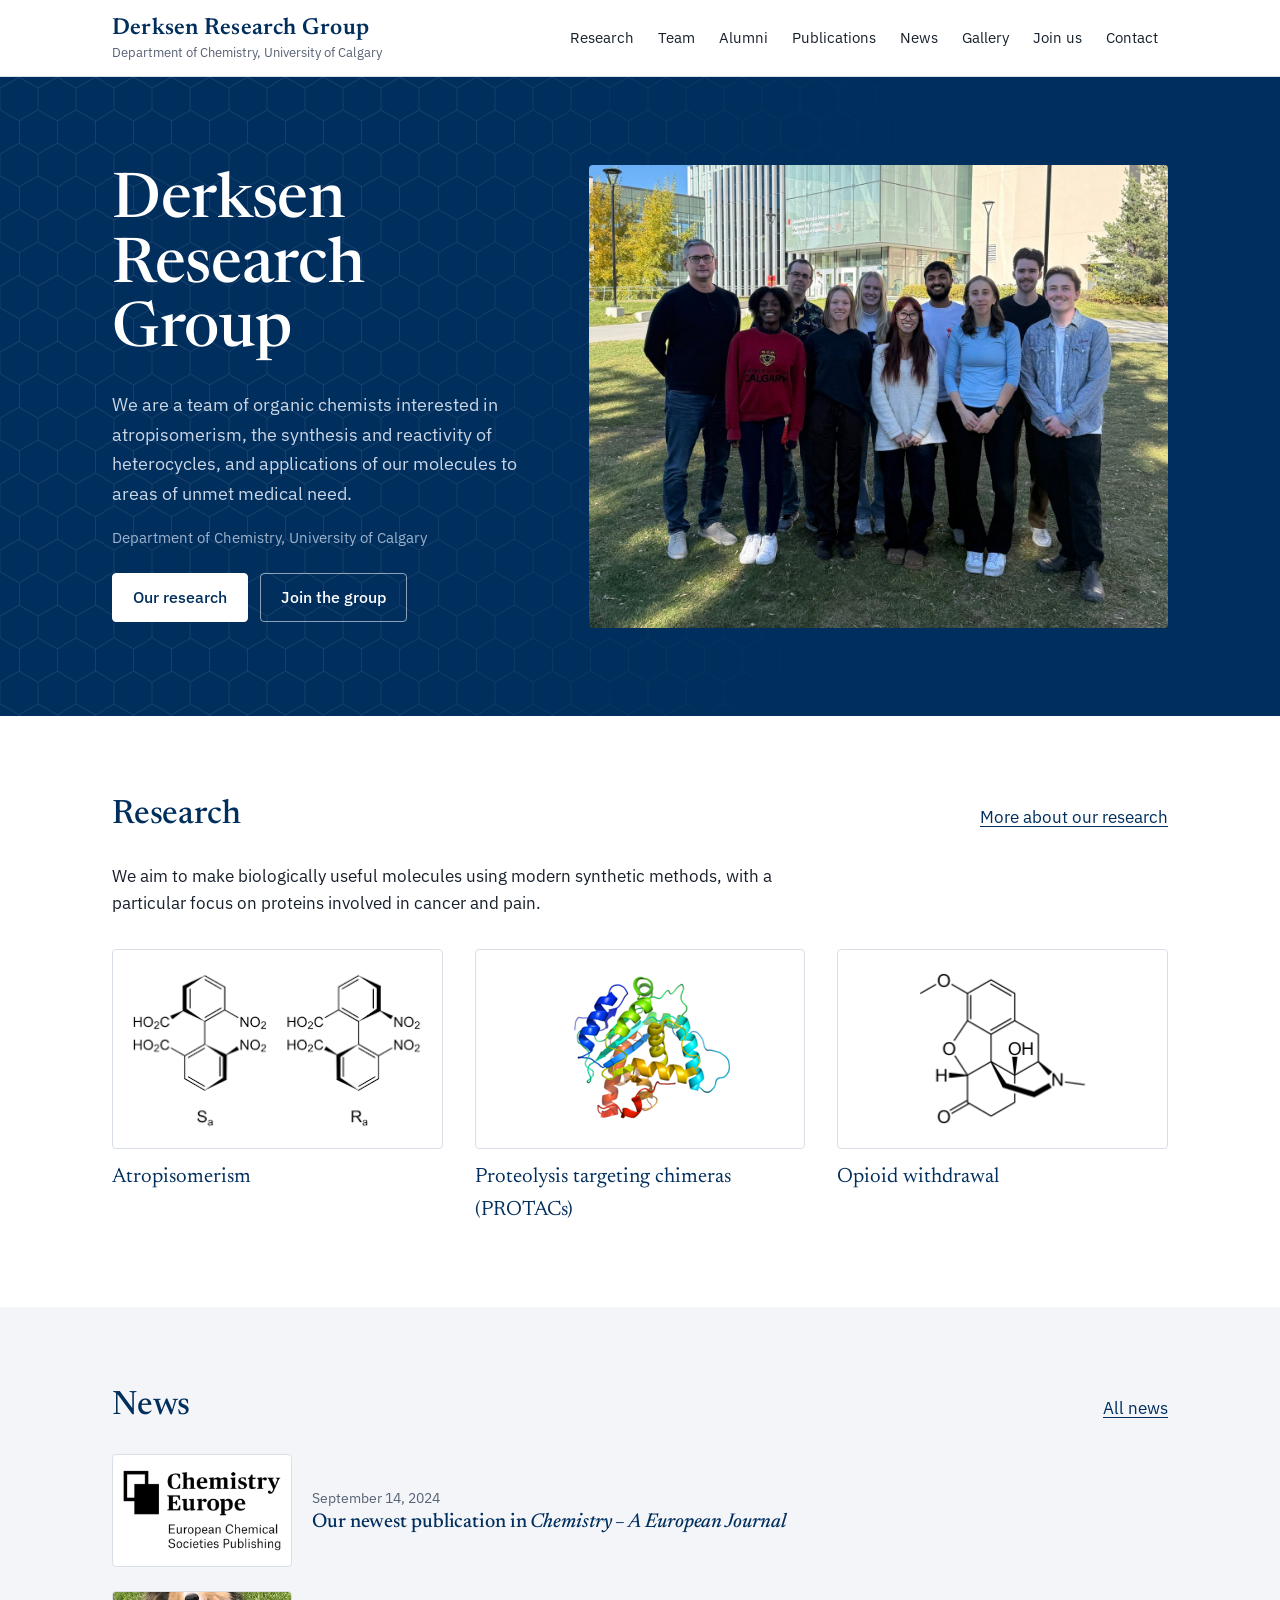
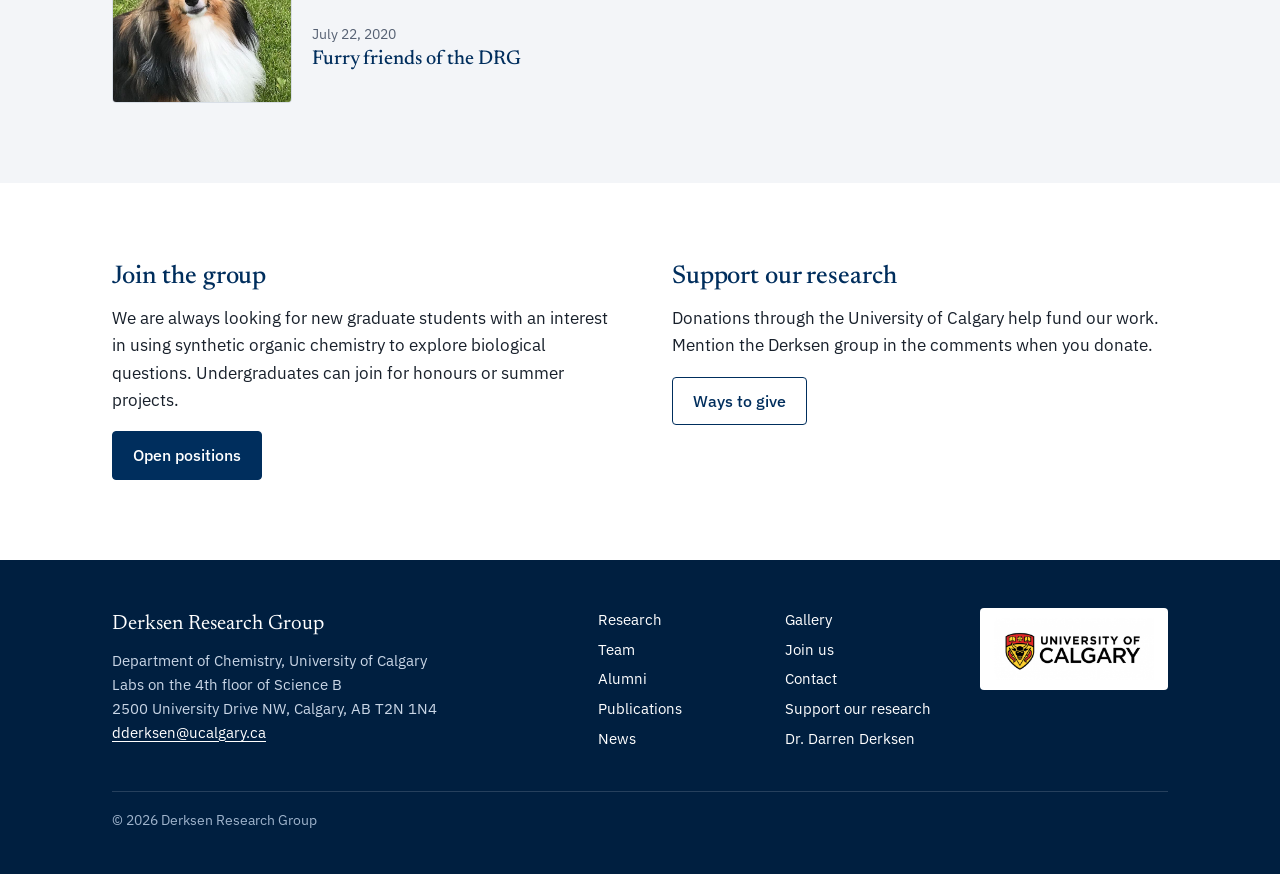
<file: index.html>
<!doctype html>
<html lang="en">
<head>
<meta charset="utf-8">
<meta name="viewport" content="width=device-width, initial-scale=1">
<title>Derksen Research Group | University of Calgary</title>
<meta name="description" content="The Derksen Research Group: organic and medicinal chemistry at the University of Calgary.">
<meta property="og:title" content="Derksen Research Group | University of Calgary">
<meta property="og:description" content="The Derksen Research Group: organic and medicinal chemistry at the University of Calgary.">
<meta property="og:image" content="img/group-hero.jpg">
<link rel="icon" href="favicon.svg" type="image/svg+xml">
<link rel="preconnect" href="https://fonts.googleapis.com">
<link rel="preconnect" href="https://fonts.gstatic.com" crossorigin>
<link href="https://fonts.googleapis.com/css2?family=IBM+Plex+Sans:wght@400;500;600&family=Newsreader:opsz,wght@6..72,400;6..72,500;6..72,600&display=swap" rel="stylesheet">
<link rel="stylesheet" href="css/style.css">
</head>
<body>
<a class="skip-link" href="#main">Skip to content</a>
<header class="site-header">
  <div class="wrap">
    <a class="wordmark" href="index.html">
      <span class="wordmark-name">Derksen Research Group</span>
      <span class="wordmark-sub">Department of Chemistry, University of Calgary</span>
    </a>
    <button class="nav-toggle" aria-expanded="false" aria-controls="site-nav">Menu</button>
    <nav class="site-nav" id="site-nav" aria-label="Main">
      <ul>
        <li><a href="research.html">Research</a></li>
        <li><a href="our-team.html">Team</a></li>
        <li><a href="alumni.html">Alumni</a></li>
        <li><a href="publications.html">Publications</a></li>
        <li><a href="news.html">News</a></li>
        <li><a href="group-photos.html">Gallery</a></li>
        <li><a href="positions.html">Join us</a></li>
        <li><a href="contact-us.html">Contact</a></li>
      </ul>
    </nav>
  </div>
</header>
<main id="main">
<section class="hero">
  <div class="wrap">
    <div>
      <h1>Derksen Research Group</h1>
      <p class="lead">We are a team of organic chemists interested in atropisomerism, the synthesis and reactivity of heterocycles, and applications of our molecules to areas of unmet medical need.</p>
      <p class="place">Department of Chemistry, University of Calgary</p>
      <div class="btn-row">
        <a class="btn" href="research.html">Our research</a>
        <a class="btn btn-ghost" href="positions.html">Join the group</a>
      </div>
    </div>
    <figure class="hero-photo" style="margin:0">
      <img src="img/group-hero.jpg" alt="The Derksen group standing on the lawn outside the Schulich School of Engineering" width="1400" height="1120">
    </figure>
  </div>
</section>
<section class="section">
  <div class="wrap">
    <div class="section-head">
      <h2>Research</h2>
      <a href="research.html">More about our research</a>
    </div>
    <p class="section-intro">We aim to make biologically useful molecules using modern synthetic methods, with a particular focus on proteins involved in cancer and pain.</p>
    <div class="areas">
      <figure class="area"><a href="research.html"><div class="fig"><img src="img/research/atropisomers.png" alt="The Sa and Ra atropisomers of a dinitro biphenyl dicarboxylic acid"></div><figcaption>Atropisomerism</figcaption></a></figure>
      <figure class="area"><a href="research.html"><div class="fig"><img src="img/research/mcl1.png" alt="Ribbon structure of the MCL1 protein"></div><figcaption>Proteolysis targeting chimeras (PROTACs)</figcaption></a></figure>
      <figure class="area"><a href="research.html"><div class="fig"><img src="img/research/oxycodone.png" alt="Structure of oxycodone"></div><figcaption>Opioid withdrawal</figcaption></a></figure>
    </div>
  </div>
</section>
<section class="section alt">
  <div class="wrap">
    <div class="section-head">
      <h2>News</h2>
      <a href="news.html">All news</a>
    </div>
    <ul class="news-list">
      <li class="news-item"><a href="news.html#chem-eur-j-2024"><img src="img/news/chem-eur-j.png" alt="" loading="lazy"><div><time datetime="2024-09-14">September 14, 2024</time><h3>Our newest publication in <i>Chemistry – A European Journal</i></h3></div></a></li>
      <li class="news-item"><a href="news.html#furry-friends"><img src="img/news/pet-1.jpg" alt="" loading="lazy"><div><time datetime="2020-07-22">July 22, 2020</time><h3>Furry friends of the DRG</h3></div></a></li>
    </ul>
  </div>
</section>
<section class="section">
  <div class="wrap two-up">
    <div>
      <h2>Join the group</h2>
      <p>We are always looking for new graduate students with an interest in using synthetic organic chemistry to explore biological questions. Undergraduates can join for honours or summer projects.</p>
      <a class="btn" href="positions.html">Open positions</a>
    </div>
    <div>
      <h2>Support our research</h2>
      <p>Donations through the University of Calgary help fund our work. Mention the Derksen group in the comments when you donate.</p>
      <a class="btn btn-ghost" href="support.html">Ways to give</a>
    </div>
  </div>
</section>
</main>
<footer class="site-footer">
  <div class="wrap">
    <div class="footer-grid">
      <div>
        <p class="footer-name">Derksen Research Group</p>
        <p>Department of Chemistry, University of Calgary<br>
        Labs on the 4th floor of Science B<br>
        2500 University Drive NW, Calgary, AB T2N 1N4<br>
        <a href="mailto:dderksen@ucalgary.ca">dderksen@ucalgary.ca</a></p>
      </div>
      <nav aria-label="Footer">
        <ul class="footer-links">
          <li><a href="research.html">Research</a></li>
          <li><a href="our-team.html">Team</a></li>
          <li><a href="alumni.html">Alumni</a></li>
          <li><a href="publications.html">Publications</a></li>
          <li><a href="news.html">News</a></li>
          <li><a href="group-photos.html">Gallery</a></li>
          <li><a href="positions.html">Join us</a></li>
          <li><a href="contact-us.html">Contact</a></li>
          <li><a href="support.html">Support our research</a></li>
          <li><a href="darren-derksen.html">Dr. Darren Derksen</a></li>
        </ul>
      </nav>
      <a class="uc-logo" href="https://www.ucalgary.ca/"><img src="img/ucalgary-logo.png" alt="University of Calgary" width="160" height="62"></a>
    </div>
    <p class="footer-base">&copy; 2026 Derksen Research Group</p>
  </div>
</footer>
<script src="js/main.js"></script>
</body>
</html>
</file>
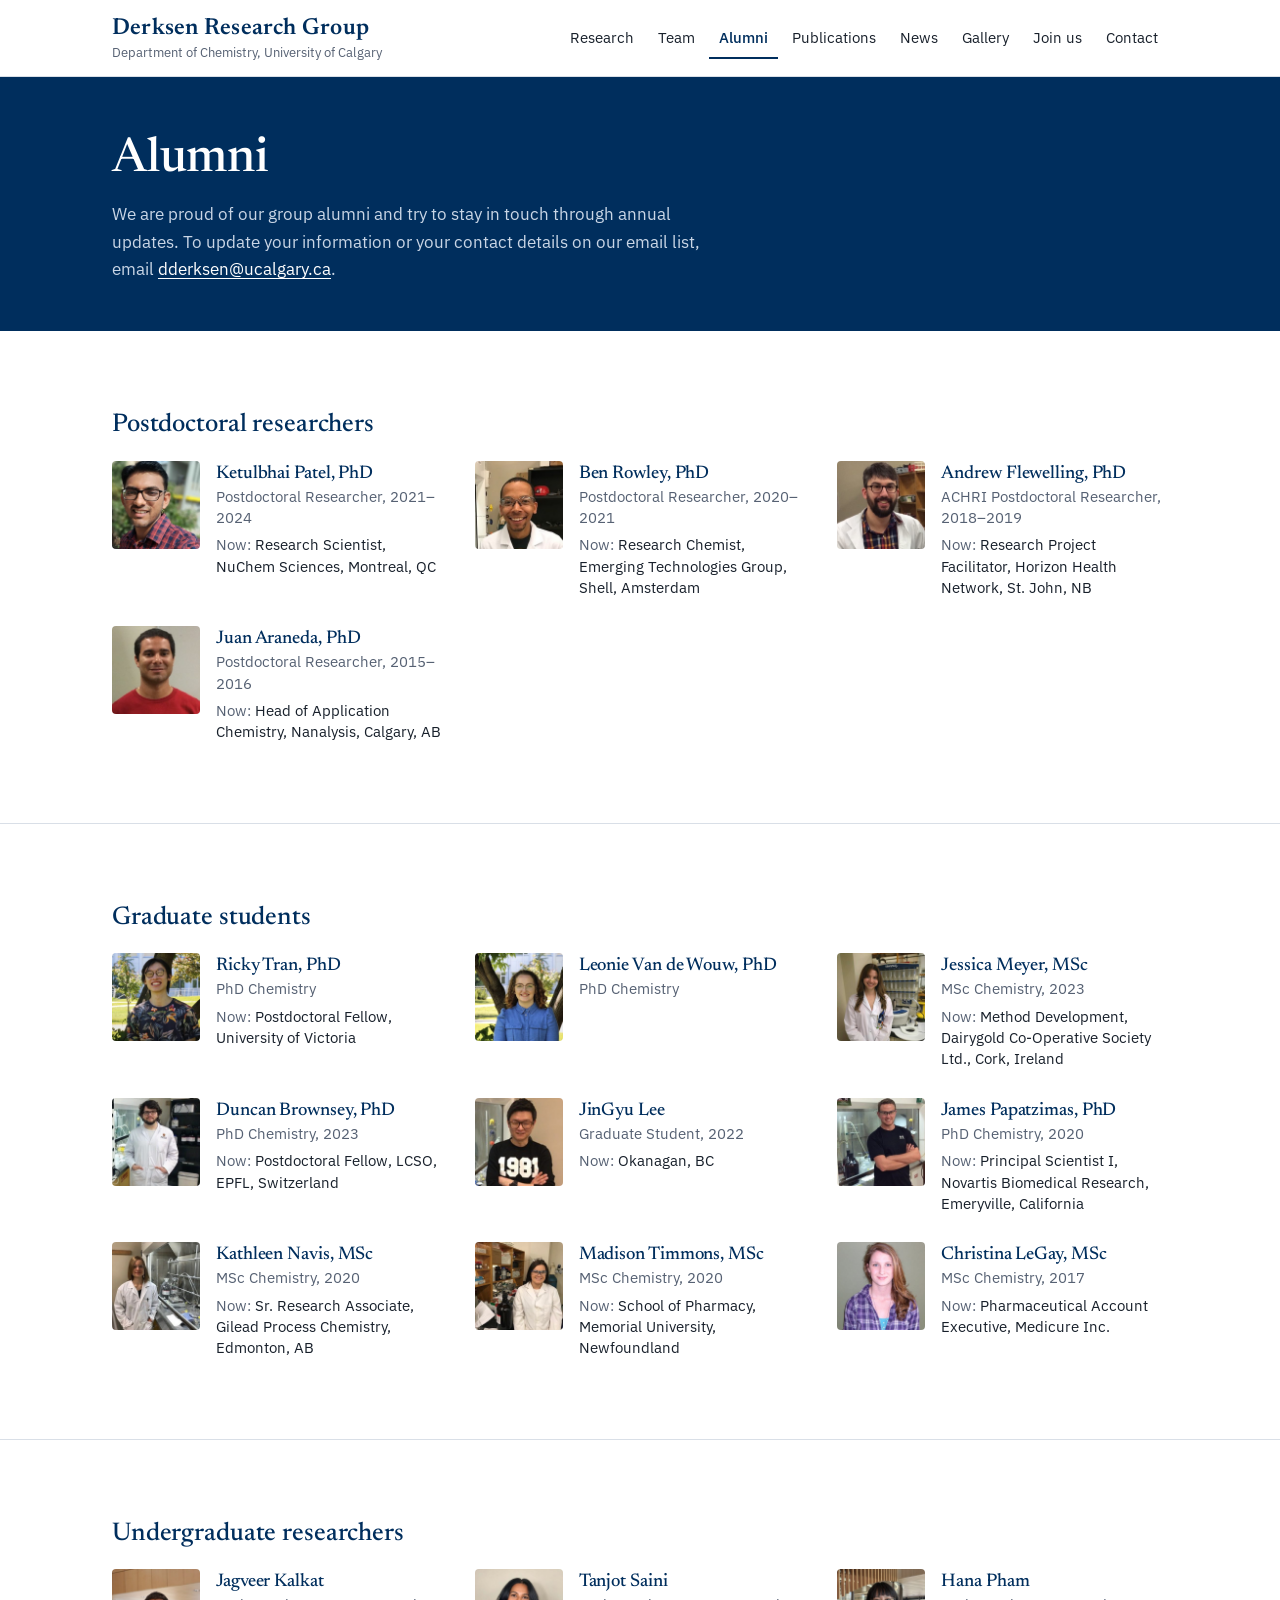
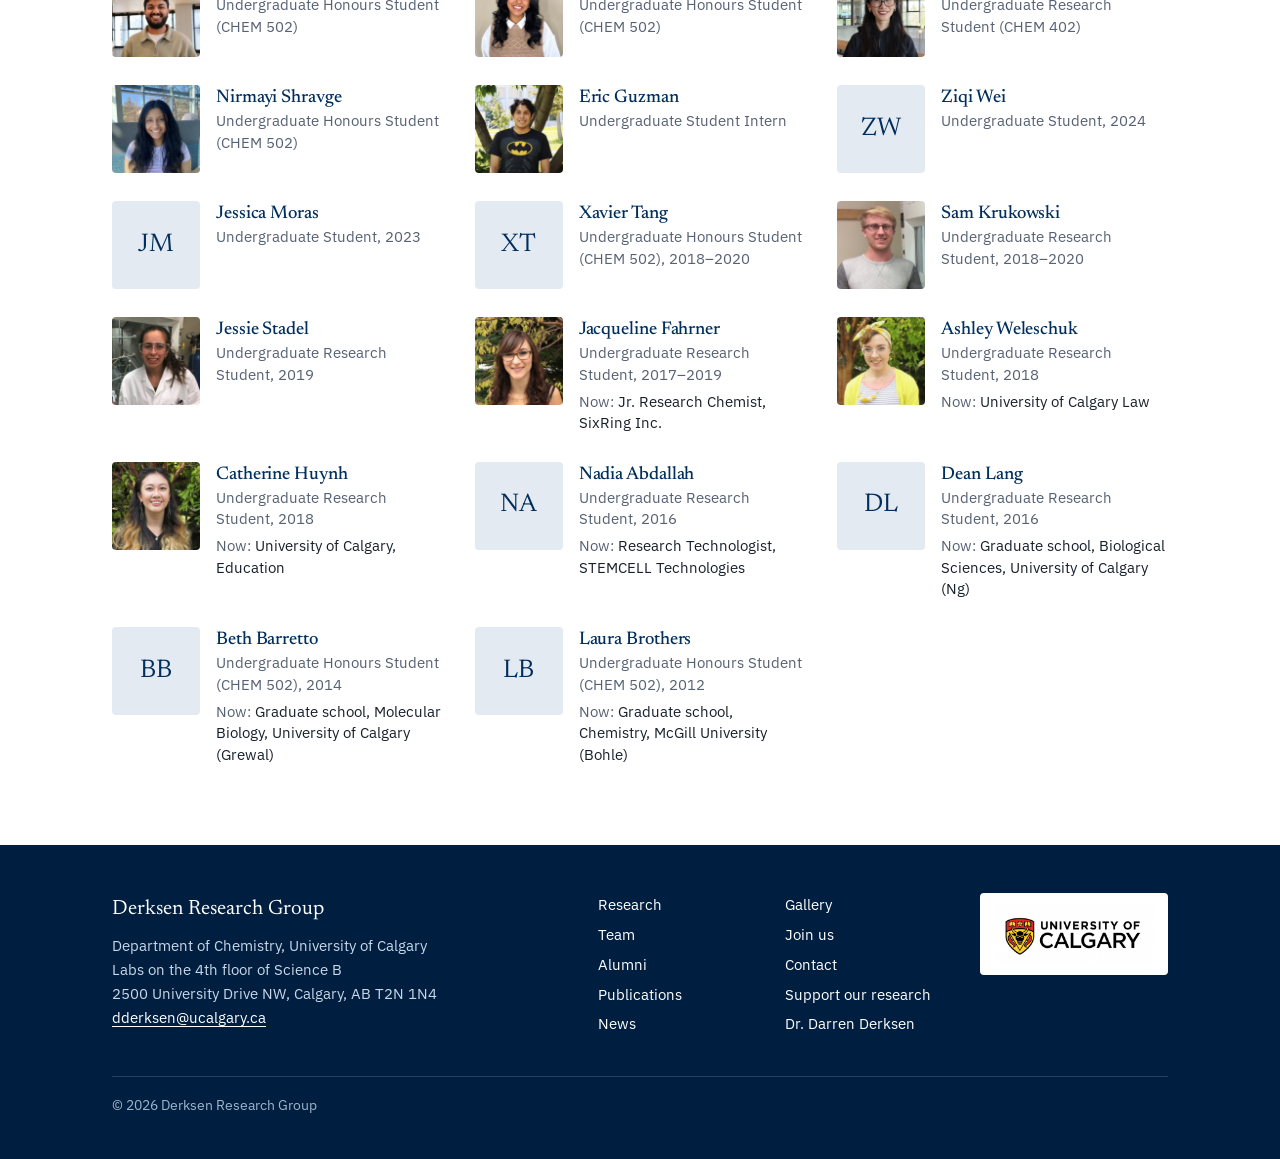
<file: alumni.html>
<!doctype html>
<html lang="en">
<head>
<meta charset="utf-8">
<meta name="viewport" content="width=device-width, initial-scale=1">
<title>Alumni | Derksen Research Group</title>
<meta name="description" content="Former members of the Derksen Research Group and where they are now.">
<meta property="og:title" content="Alumni | Derksen Research Group">
<meta property="og:description" content="Former members of the Derksen Research Group and where they are now.">
<meta property="og:image" content="img/group-hero.jpg">
<link rel="icon" href="favicon.svg" type="image/svg+xml">
<link rel="preconnect" href="https://fonts.googleapis.com">
<link rel="preconnect" href="https://fonts.gstatic.com" crossorigin>
<link href="https://fonts.googleapis.com/css2?family=IBM+Plex+Sans:wght@400;500;600&family=Newsreader:opsz,wght@6..72,400;6..72,500;6..72,600&display=swap" rel="stylesheet">
<link rel="stylesheet" href="css/style.css">
</head>
<body>
<a class="skip-link" href="#main">Skip to content</a>
<header class="site-header">
  <div class="wrap">
    <a class="wordmark" href="index.html">
      <span class="wordmark-name">Derksen Research Group</span>
      <span class="wordmark-sub">Department of Chemistry, University of Calgary</span>
    </a>
    <button class="nav-toggle" aria-expanded="false" aria-controls="site-nav">Menu</button>
    <nav class="site-nav" id="site-nav" aria-label="Main">
      <ul>
        <li><a href="research.html">Research</a></li>
        <li><a href="our-team.html">Team</a></li>
        <li><a href="alumni.html" aria-current="page">Alumni</a></li>
        <li><a href="publications.html">Publications</a></li>
        <li><a href="news.html">News</a></li>
        <li><a href="group-photos.html">Gallery</a></li>
        <li><a href="positions.html">Join us</a></li>
        <li><a href="contact-us.html">Contact</a></li>
      </ul>
    </nav>
  </div>
</header>
<main id="main">
<section class="page-head">
  <div class="wrap">
    <h1>Alumni</h1>
    <p>We are proud of our group alumni and try to stay in touch through annual updates. To update your information or your contact details on our email list, email <a style="color:#fff" href="mailto:dderksen@ucalgary.ca">dderksen@ucalgary.ca</a>.</p>
  </div>
</section>
<section class="section">
  <div class="wrap">
    <h2 class="group-label">Postdoctoral researchers</h2>
    <ul class="alumni">
    <li class="alum">
      <img src="img/alumni/ketulbhai-patel.jpg" alt="Portrait of Ketulbhai Patel" width="88" height="88" loading="lazy">
      <div>
        <h3>Ketulbhai Patel, PhD</h3>
        <p class="with-us">Postdoctoral Researcher, 2021–2024</p>
        <p class="now"><span>Now:</span> Research Scientist, NuChem Sciences, Montreal, QC</p>
      </div>
    </li>
    <li class="alum">
      <img src="img/alumni/ben-rowley.jpg" alt="Portrait of Ben Rowley" width="88" height="88" loading="lazy">
      <div>
        <h3>Ben Rowley, PhD</h3>
        <p class="with-us">Postdoctoral Researcher, 2020–2021</p>
        <p class="now"><span>Now:</span> Research Chemist, Emerging Technologies Group, Shell, Amsterdam</p>
      </div>
    </li>
    <li class="alum">
      <img src="img/alumni/andrew-flewelling.jpg" alt="Portrait of Andrew Flewelling" width="88" height="88" loading="lazy">
      <div>
        <h3>Andrew Flewelling, PhD</h3>
        <p class="with-us">ACHRI Postdoctoral Researcher, 2018–2019</p>
        <p class="now"><span>Now:</span> Research Project Facilitator, Horizon Health Network, St. John, NB</p>
      </div>
    </li>
    <li class="alum">
      <img src="img/alumni/juan-araneda.jpg" alt="Portrait of Juan Araneda" width="88" height="88" loading="lazy">
      <div>
        <h3>Juan Araneda, PhD</h3>
        <p class="with-us">Postdoctoral Researcher, 2015–2016</p>
        <p class="now"><span>Now:</span> Head of Application Chemistry, Nanalysis, Calgary, AB</p>
      </div>
    </li>
    </ul>
  </div>
</section>
<section class="section">
  <div class="wrap">
    <h2 class="group-label">Graduate students</h2>
    <ul class="alumni">
    <li class="alum">
      <img src="img/alumni/ricky-tran.jpg" alt="Portrait of Ricky Tran" width="88" height="88" loading="lazy">
      <div>
        <h3>Ricky Tran, PhD</h3>
        <p class="with-us">PhD Chemistry</p>
        <p class="now"><span>Now:</span> Postdoctoral Fellow, University of Victoria</p>
      </div>
    </li>
    <li class="alum">
      <img src="img/alumni/leonie-van-de-wouw.jpg" alt="Portrait of Leonie Van de Wouw" width="88" height="88" loading="lazy">
      <div>
        <h3>Leonie Van de Wouw, PhD</h3>
        <p class="with-us">PhD Chemistry</p>
      </div>
    </li>
    <li class="alum">
      <img src="img/alumni/jessica-meyer.jpg" alt="Portrait of Jessica Meyer" width="88" height="88" loading="lazy">
      <div>
        <h3>Jessica Meyer, MSc</h3>
        <p class="with-us">MSc Chemistry, 2023</p>
        <p class="now"><span>Now:</span> Method Development, Dairygold Co-Operative Society Ltd., Cork, Ireland</p>
      </div>
    </li>
    <li class="alum">
      <img src="img/alumni/duncan-brownsey.jpg" alt="Portrait of Duncan Brownsey" width="88" height="88" loading="lazy">
      <div>
        <h3>Duncan Brownsey, PhD</h3>
        <p class="with-us">PhD Chemistry, 2023</p>
        <p class="now"><span>Now:</span> Postdoctoral Fellow, LCSO, EPFL, Switzerland</p>
      </div>
    </li>
    <li class="alum">
      <img src="img/alumni/jingyu-lee.jpg" alt="Portrait of JinGyu Lee" width="88" height="88" loading="lazy">
      <div>
        <h3>JinGyu Lee</h3>
        <p class="with-us">Graduate Student, 2022</p>
        <p class="now"><span>Now:</span> Okanagan, BC</p>
      </div>
    </li>
    <li class="alum">
      <img src="img/alumni/james-papatzimas.jpg" alt="Portrait of James Papatzimas" width="88" height="88" loading="lazy">
      <div>
        <h3>James Papatzimas, PhD</h3>
        <p class="with-us">PhD Chemistry, 2020</p>
        <p class="now"><span>Now:</span> Principal Scientist I, Novartis Biomedical Research, Emeryville, California</p>
      </div>
    </li>
    <li class="alum">
      <img src="img/alumni/kathleen-navis.jpg" alt="Portrait of Kathleen Navis" width="88" height="88" loading="lazy">
      <div>
        <h3>Kathleen Navis, MSc</h3>
        <p class="with-us">MSc Chemistry, 2020</p>
        <p class="now"><span>Now:</span> Sr. Research Associate, Gilead Process Chemistry, Edmonton, AB</p>
      </div>
    </li>
    <li class="alum">
      <img src="img/alumni/madison-timmons.jpg" alt="Portrait of Madison Timmons" width="88" height="88" loading="lazy">
      <div>
        <h3>Madison Timmons, MSc</h3>
        <p class="with-us">MSc Chemistry, 2020</p>
        <p class="now"><span>Now:</span> School of Pharmacy, Memorial University, Newfoundland</p>
      </div>
    </li>
    <li class="alum">
      <img src="img/alumni/christina-legay.jpg" alt="Portrait of Christina LeGay" width="88" height="88" loading="lazy">
      <div>
        <h3>Christina LeGay, MSc</h3>
        <p class="with-us">MSc Chemistry, 2017</p>
        <p class="now"><span>Now:</span> Pharmaceutical Account Executive, Medicure Inc.</p>
      </div>
    </li>
    </ul>
  </div>
</section>
<section class="section">
  <div class="wrap">
    <h2 class="group-label">Undergraduate researchers</h2>
    <ul class="alumni">
    <li class="alum">
      <img src="img/alumni/jagveer-kalkat.jpg" alt="Portrait of Jagveer Kalkat" width="88" height="88" loading="lazy">
      <div>
        <h3>Jagveer Kalkat</h3>
        <p class="with-us">Undergraduate Honours Student (CHEM 502)</p>
      </div>
    </li>
    <li class="alum">
      <img src="img/alumni/tanjot-saini.jpg" alt="Portrait of Tanjot Saini" width="88" height="88" loading="lazy">
      <div>
        <h3>Tanjot Saini</h3>
        <p class="with-us">Undergraduate Honours Student (CHEM 502)</p>
      </div>
    </li>
    <li class="alum">
      <img src="img/alumni/hana-pham.jpg" alt="Portrait of Hana Pham" width="88" height="88" loading="lazy">
      <div>
        <h3>Hana Pham</h3>
        <p class="with-us">Undergraduate Research Student (CHEM 402)</p>
      </div>
    </li>
    <li class="alum">
      <img src="img/alumni/nirmayi-shravge.jpg" alt="Portrait of Nirmayi Shravge" width="88" height="88" loading="lazy">
      <div>
        <h3>Nirmayi Shravge</h3>
        <p class="with-us">Undergraduate Honours Student (CHEM 502)</p>
      </div>
    </li>
    <li class="alum">
      <img src="img/alumni/eric-guzman.jpg" alt="Portrait of Eric Guzman" width="88" height="88" loading="lazy">
      <div>
        <h3>Eric Guzman</h3>
        <p class="with-us">Undergraduate Student Intern</p>
      </div>
    </li>
    <li class="alum">
      <div class="mono" aria-hidden="true">ZW</div>
      <div>
        <h3>Ziqi Wei</h3>
        <p class="with-us">Undergraduate Student, 2024</p>
      </div>
    </li>
    <li class="alum">
      <div class="mono" aria-hidden="true">JM</div>
      <div>
        <h3>Jessica Moras</h3>
        <p class="with-us">Undergraduate Student, 2023</p>
      </div>
    </li>
    <li class="alum">
      <div class="mono" aria-hidden="true">XT</div>
      <div>
        <h3>Xavier Tang</h3>
        <p class="with-us">Undergraduate Honours Student (CHEM 502), 2018–2020</p>
      </div>
    </li>
    <li class="alum">
      <img src="img/alumni/sam-krukowski.jpg" alt="Portrait of Sam Krukowski" width="88" height="88" loading="lazy">
      <div>
        <h3>Sam Krukowski</h3>
        <p class="with-us">Undergraduate Research Student, 2018–2020</p>
      </div>
    </li>
    <li class="alum">
      <img src="img/alumni/jessie-stadel.jpg" alt="Portrait of Jessie Stadel" width="88" height="88" loading="lazy">
      <div>
        <h3>Jessie Stadel</h3>
        <p class="with-us">Undergraduate Research Student, 2019</p>
      </div>
    </li>
    <li class="alum">
      <img src="img/alumni/jacqueline-fahrner.jpg" alt="Portrait of Jacqueline Fahrner" width="88" height="88" loading="lazy">
      <div>
        <h3>Jacqueline Fahrner</h3>
        <p class="with-us">Undergraduate Research Student, 2017–2019</p>
        <p class="now"><span>Now:</span> Jr. Research Chemist, SixRing Inc.</p>
      </div>
    </li>
    <li class="alum">
      <img src="img/alumni/ashley-weleschuk.jpg" alt="Portrait of Ashley Weleschuk" width="88" height="88" loading="lazy">
      <div>
        <h3>Ashley Weleschuk</h3>
        <p class="with-us">Undergraduate Research Student, 2018</p>
        <p class="now"><span>Now:</span> University of Calgary Law</p>
      </div>
    </li>
    <li class="alum">
      <img src="img/alumni/catherine-huynh.jpg" alt="Portrait of Catherine Huynh" width="88" height="88" loading="lazy">
      <div>
        <h3>Catherine Huynh</h3>
        <p class="with-us">Undergraduate Research Student, 2018</p>
        <p class="now"><span>Now:</span> University of Calgary, Education</p>
      </div>
    </li>
    <li class="alum">
      <div class="mono" aria-hidden="true">NA</div>
      <div>
        <h3>Nadia Abdallah</h3>
        <p class="with-us">Undergraduate Research Student, 2016</p>
        <p class="now"><span>Now:</span> Research Technologist, STEMCELL Technologies</p>
      </div>
    </li>
    <li class="alum">
      <div class="mono" aria-hidden="true">DL</div>
      <div>
        <h3>Dean Lang</h3>
        <p class="with-us">Undergraduate Research Student, 2016</p>
        <p class="now"><span>Now:</span> Graduate school, Biological Sciences, University of Calgary (Ng)</p>
      </div>
    </li>
    <li class="alum">
      <div class="mono" aria-hidden="true">BB</div>
      <div>
        <h3>Beth Barretto</h3>
        <p class="with-us">Undergraduate Honours Student (CHEM 502), 2014</p>
        <p class="now"><span>Now:</span> Graduate school, Molecular Biology, University of Calgary (Grewal)</p>
      </div>
    </li>
    <li class="alum">
      <div class="mono" aria-hidden="true">LB</div>
      <div>
        <h3>Laura Brothers</h3>
        <p class="with-us">Undergraduate Honours Student (CHEM 502), 2012</p>
        <p class="now"><span>Now:</span> Graduate school, Chemistry, McGill University (Bohle)</p>
      </div>
    </li>
    </ul>
  </div>
</section>
</main>
<footer class="site-footer">
  <div class="wrap">
    <div class="footer-grid">
      <div>
        <p class="footer-name">Derksen Research Group</p>
        <p>Department of Chemistry, University of Calgary<br>
        Labs on the 4th floor of Science B<br>
        2500 University Drive NW, Calgary, AB T2N 1N4<br>
        <a href="mailto:dderksen@ucalgary.ca">dderksen@ucalgary.ca</a></p>
      </div>
      <nav aria-label="Footer">
        <ul class="footer-links">
          <li><a href="research.html">Research</a></li>
          <li><a href="our-team.html">Team</a></li>
          <li><a href="alumni.html">Alumni</a></li>
          <li><a href="publications.html">Publications</a></li>
          <li><a href="news.html">News</a></li>
          <li><a href="group-photos.html">Gallery</a></li>
          <li><a href="positions.html">Join us</a></li>
          <li><a href="contact-us.html">Contact</a></li>
          <li><a href="support.html">Support our research</a></li>
          <li><a href="darren-derksen.html">Dr. Darren Derksen</a></li>
        </ul>
      </nav>
      <a class="uc-logo" href="https://www.ucalgary.ca/"><img src="img/ucalgary-logo.png" alt="University of Calgary" width="160" height="62"></a>
    </div>
    <p class="footer-base">&copy; 2026 Derksen Research Group</p>
  </div>
</footer>
<script src="js/main.js"></script>
</body>
</html>
</file>
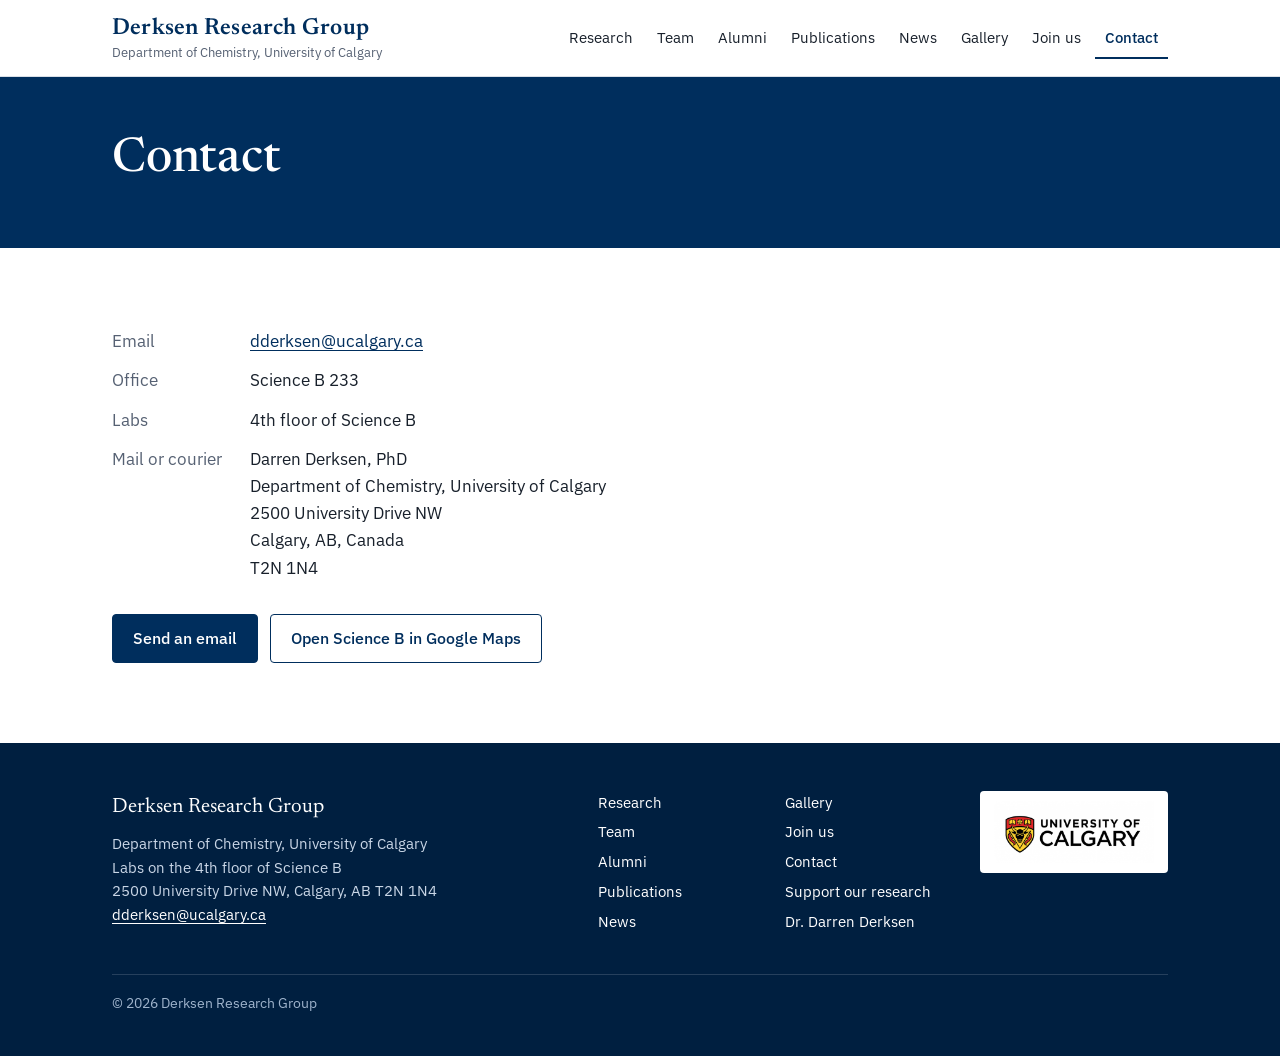
<file: contact-us.html>
<!doctype html>
<html lang="en">
<head>
<meta charset="utf-8">
<meta name="viewport" content="width=device-width, initial-scale=1">
<title>Contact | Derksen Research Group</title>
<meta name="description" content="How to contact the Derksen Research Group.">
<meta property="og:title" content="Contact | Derksen Research Group">
<meta property="og:description" content="How to contact the Derksen Research Group.">
<meta property="og:image" content="img/group-hero.jpg">
<link rel="icon" href="favicon.svg" type="image/svg+xml">
<link rel="preconnect" href="https://fonts.googleapis.com">
<link rel="preconnect" href="https://fonts.gstatic.com" crossorigin>
<link href="https://fonts.googleapis.com/css2?family=IBM+Plex+Sans:wght@400;500;600&family=Newsreader:opsz,wght@6..72,400;6..72,500;6..72,600&display=swap" rel="stylesheet">
<link rel="stylesheet" href="css/style.css">
</head>
<body>
<a class="skip-link" href="#main">Skip to content</a>
<header class="site-header">
  <div class="wrap">
    <a class="wordmark" href="index.html">
      <span class="wordmark-name">Derksen Research Group</span>
      <span class="wordmark-sub">Department of Chemistry, University of Calgary</span>
    </a>
    <button class="nav-toggle" aria-expanded="false" aria-controls="site-nav">Menu</button>
    <nav class="site-nav" id="site-nav" aria-label="Main">
      <ul>
        <li><a href="research.html">Research</a></li>
        <li><a href="our-team.html">Team</a></li>
        <li><a href="alumni.html">Alumni</a></li>
        <li><a href="publications.html">Publications</a></li>
        <li><a href="news.html">News</a></li>
        <li><a href="group-photos.html">Gallery</a></li>
        <li><a href="positions.html">Join us</a></li>
        <li><a href="contact-us.html" aria-current="page">Contact</a></li>
      </ul>
    </nav>
  </div>
</header>
<main id="main">
<section class="page-head">
  <div class="wrap">
    <h1>Contact</h1>
  </div>
</section>
<section class="section">
  <div class="wrap">
    <dl class="info">
      <dt>Email</dt><dd><a href="mailto:dderksen@ucalgary.ca">dderksen@ucalgary.ca</a></dd>
      <dt>Office</dt><dd>Science B 233</dd>
      <dt>Labs</dt><dd>4th floor of Science B</dd>
      <dt>Mail or courier</dt><dd>Darren Derksen, PhD<br>Department of Chemistry, University of Calgary<br>2500 University Drive NW<br>Calgary, AB, Canada<br>T2N 1N4</dd>
    </dl>
    <div class="btn-row" style="margin-top:32px">
      <a class="btn" href="mailto:dderksen@ucalgary.ca">Send an email</a>
      <a class="btn btn-ghost" href="https://www.google.com/maps/search/?api=1&amp;query=Science+B+University+of+Calgary">Open Science B in Google Maps</a>
    </div>
  </div>
</section>
</main>
<footer class="site-footer">
  <div class="wrap">
    <div class="footer-grid">
      <div>
        <p class="footer-name">Derksen Research Group</p>
        <p>Department of Chemistry, University of Calgary<br>
        Labs on the 4th floor of Science B<br>
        2500 University Drive NW, Calgary, AB T2N 1N4<br>
        <a href="mailto:dderksen@ucalgary.ca">dderksen@ucalgary.ca</a></p>
      </div>
      <nav aria-label="Footer">
        <ul class="footer-links">
          <li><a href="research.html">Research</a></li>
          <li><a href="our-team.html">Team</a></li>
          <li><a href="alumni.html">Alumni</a></li>
          <li><a href="publications.html">Publications</a></li>
          <li><a href="news.html">News</a></li>
          <li><a href="group-photos.html">Gallery</a></li>
          <li><a href="positions.html">Join us</a></li>
          <li><a href="contact-us.html">Contact</a></li>
          <li><a href="support.html">Support our research</a></li>
          <li><a href="darren-derksen.html">Dr. Darren Derksen</a></li>
        </ul>
      </nav>
      <a class="uc-logo" href="https://www.ucalgary.ca/"><img src="img/ucalgary-logo.png" alt="University of Calgary" width="160" height="62"></a>
    </div>
    <p class="footer-base">&copy; 2026 Derksen Research Group</p>
  </div>
</footer>
<script src="js/main.js"></script>
</body>
</html>
</file>
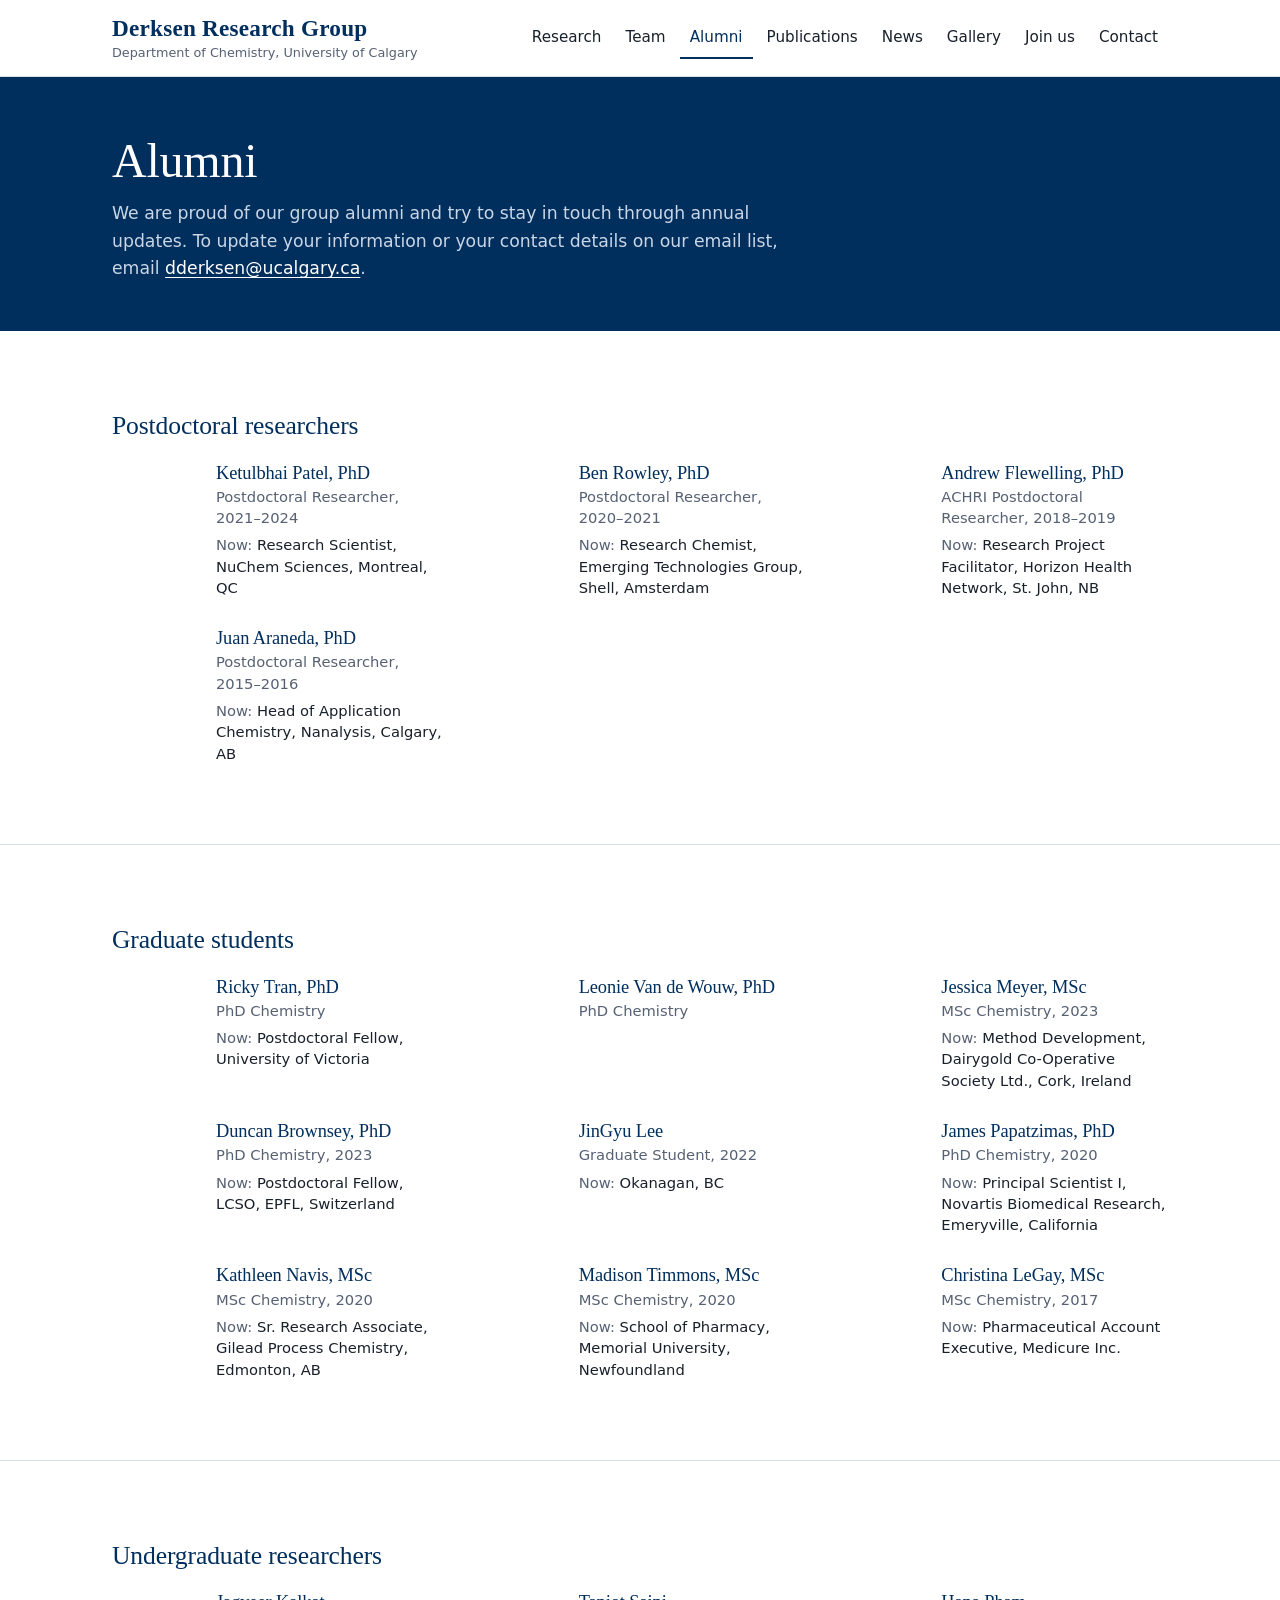
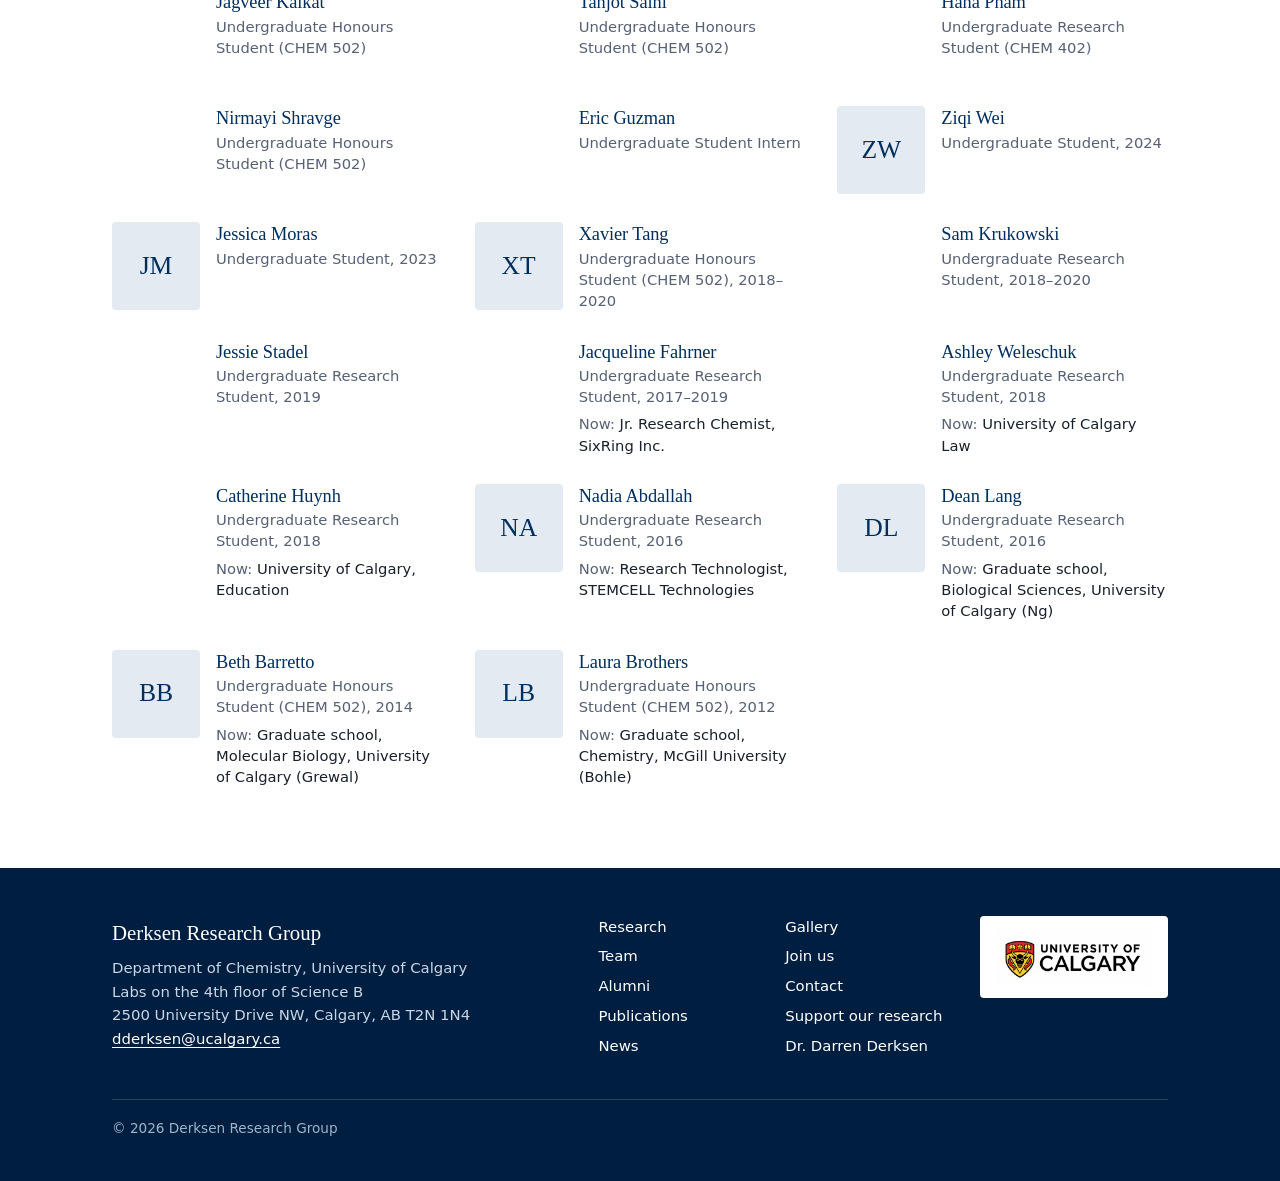
<file: copy-of-alumni.html>
<!doctype html><html lang="en"><head><meta charset="utf-8"><title>Moved</title><meta http-equiv="refresh" content="0; url=alumni.html"><link rel="canonical" href="alumni.html"></head><body><p>This page has moved to <a href="alumni.html">alumni.html</a>.</p></body></html>
</file>
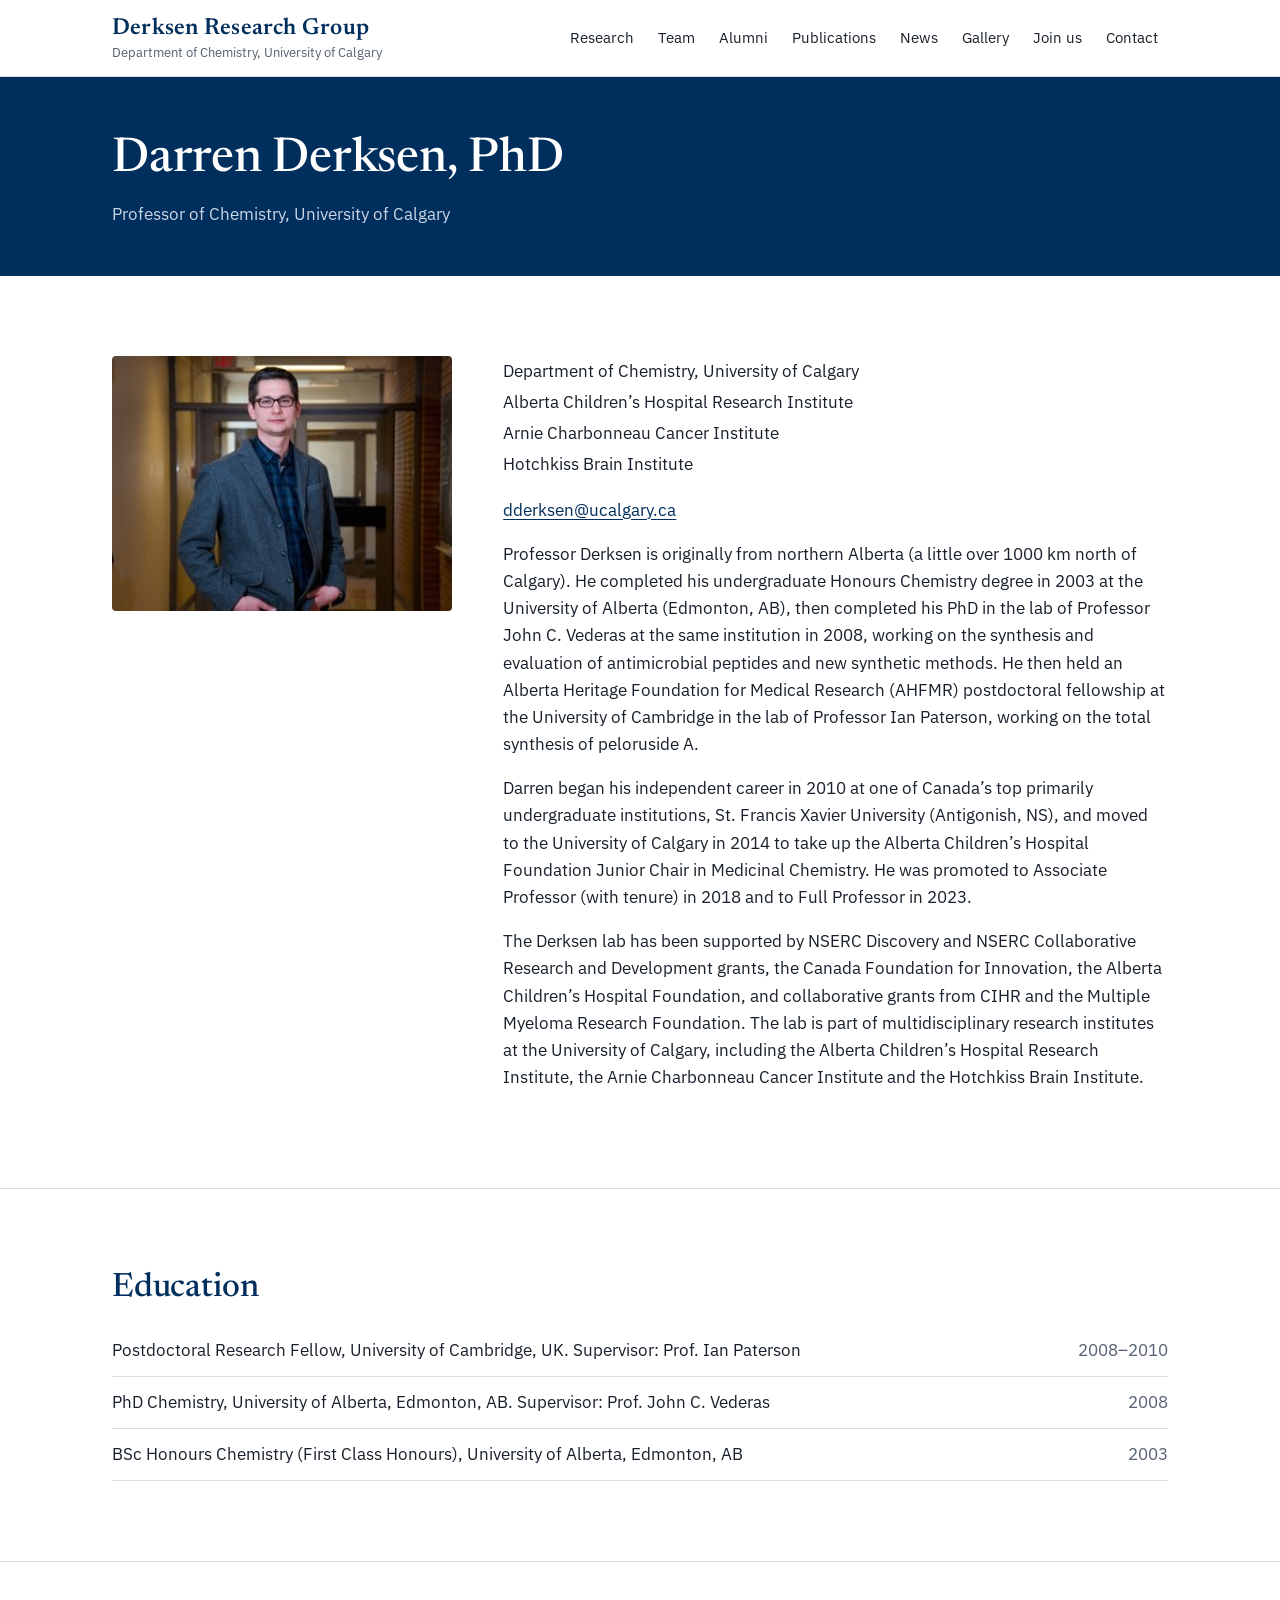
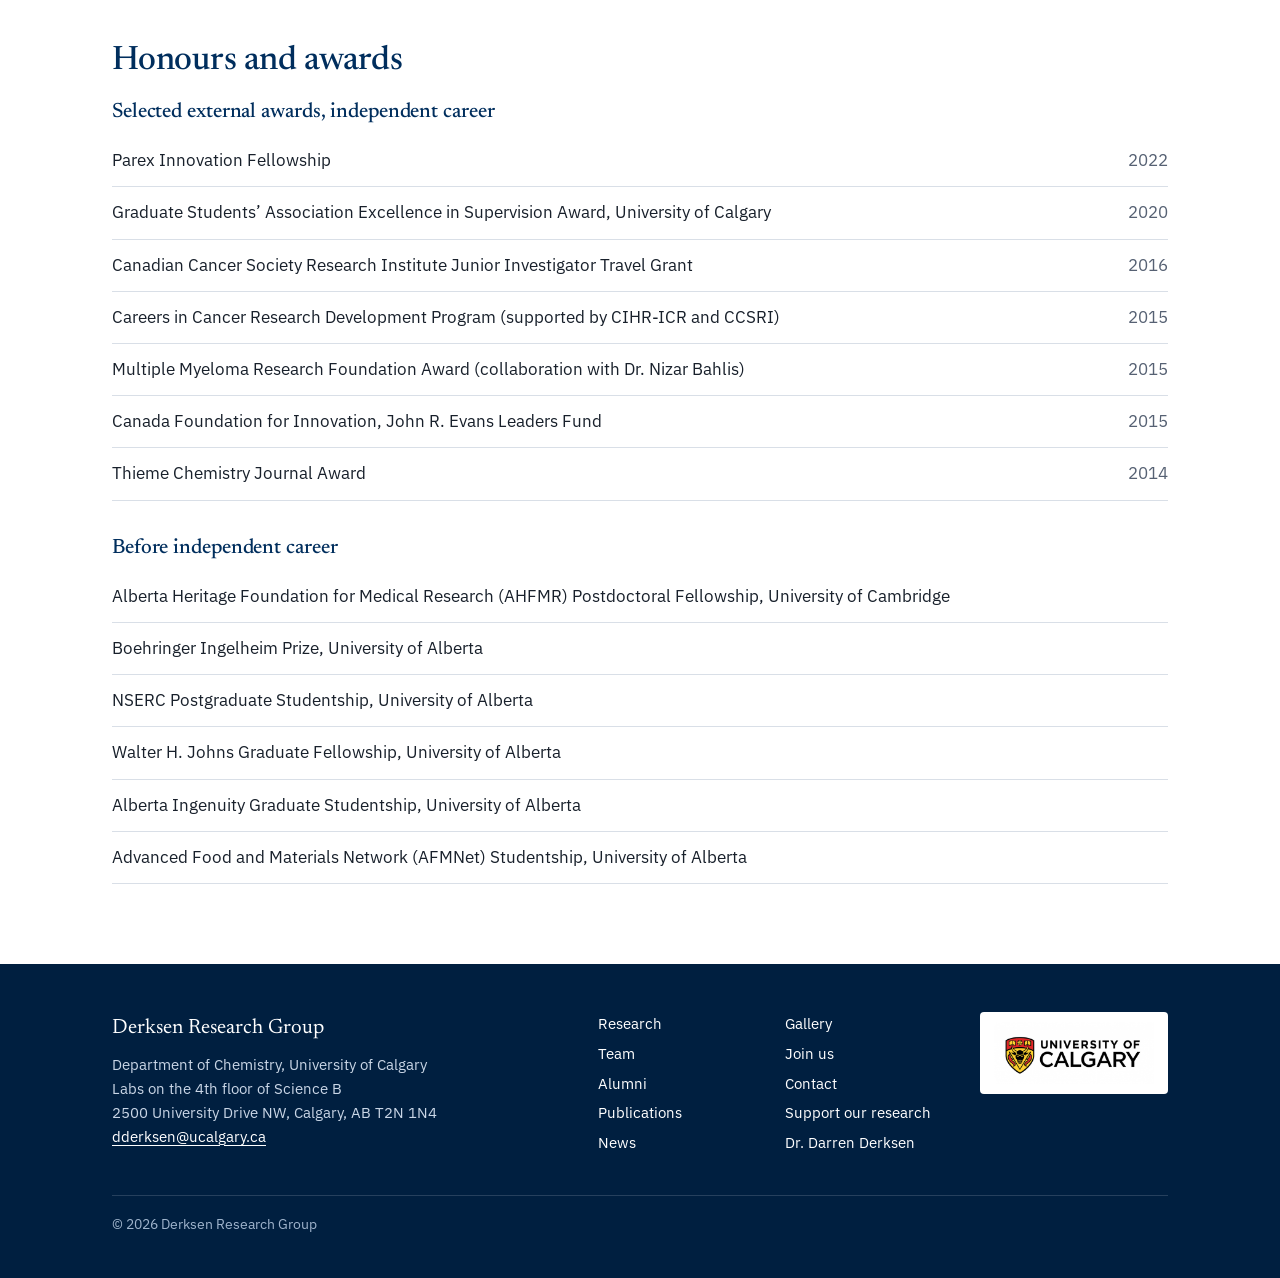
<file: darren-derksen.html>
<!doctype html>
<html lang="en">
<head>
<meta charset="utf-8">
<meta name="viewport" content="width=device-width, initial-scale=1">
<title>Darren Derksen, PhD | Derksen Research Group</title>
<meta name="description" content="Profile of Professor Darren Derksen, Department of Chemistry, University of Calgary.">
<meta property="og:title" content="Darren Derksen, PhD | Derksen Research Group">
<meta property="og:description" content="Profile of Professor Darren Derksen, Department of Chemistry, University of Calgary.">
<meta property="og:image" content="img/group-hero.jpg">
<link rel="icon" href="favicon.svg" type="image/svg+xml">
<link rel="preconnect" href="https://fonts.googleapis.com">
<link rel="preconnect" href="https://fonts.gstatic.com" crossorigin>
<link href="https://fonts.googleapis.com/css2?family=IBM+Plex+Sans:wght@400;500;600&family=Newsreader:opsz,wght@6..72,400;6..72,500;6..72,600&display=swap" rel="stylesheet">
<link rel="stylesheet" href="css/style.css">
</head>
<body>
<a class="skip-link" href="#main">Skip to content</a>
<header class="site-header">
  <div class="wrap">
    <a class="wordmark" href="index.html">
      <span class="wordmark-name">Derksen Research Group</span>
      <span class="wordmark-sub">Department of Chemistry, University of Calgary</span>
    </a>
    <button class="nav-toggle" aria-expanded="false" aria-controls="site-nav">Menu</button>
    <nav class="site-nav" id="site-nav" aria-label="Main">
      <ul>
        <li><a href="research.html">Research</a></li>
        <li><a href="our-team.html">Team</a></li>
        <li><a href="alumni.html">Alumni</a></li>
        <li><a href="publications.html">Publications</a></li>
        <li><a href="news.html">News</a></li>
        <li><a href="group-photos.html">Gallery</a></li>
        <li><a href="positions.html">Join us</a></li>
        <li><a href="contact-us.html">Contact</a></li>
      </ul>
    </nav>
  </div>
</header>
<main id="main">
<section class="page-head">
  <div class="wrap">
    <h1>Darren Derksen, PhD</h1>
    <p>Professor of Chemistry, University of Calgary</p>
  </div>
</section>
<section class="section">
  <div class="wrap profile">
    <div>
      <img src="img/team/darren-derksen-wide.jpg" alt="Portrait of Dr. Darren Derksen">
    </div>
    <div class="measure">
      <ul class="affil">
        <li>Department of Chemistry, University of Calgary</li>
        <li>Alberta Children’s Hospital Research Institute</li>
        <li>Arnie Charbonneau Cancer Institute</li>
        <li>Hotchkiss Brain Institute</li>
      </ul>
      <p><a href="mailto:dderksen@ucalgary.ca">dderksen@ucalgary.ca</a></p>
      <p>Professor Derksen is originally from northern Alberta (a little over 1000 km north of Calgary). He completed his undergraduate Honours Chemistry degree in 2003 at the University of Alberta (Edmonton, AB), then completed his PhD in the lab of Professor John C. Vederas at the same institution in 2008, working on the synthesis and evaluation of antimicrobial peptides and new synthetic methods. He then held an Alberta Heritage Foundation for Medical Research (AHFMR) postdoctoral fellowship at the University of Cambridge in the lab of Professor Ian Paterson, working on the total synthesis of peloruside A.</p>
      <p>Darren began his independent career in 2010 at one of Canada’s top primarily undergraduate institutions, St. Francis Xavier University (Antigonish, NS), and moved to the University of Calgary in 2014 to take up the Alberta Children’s Hospital Foundation Junior Chair in Medicinal Chemistry. He was promoted to Associate Professor (with tenure) in 2018 and to Full Professor in 2023.</p>
      <p>The Derksen lab has been supported by NSERC Discovery and NSERC Collaborative Research and Development grants, the Canada Foundation for Innovation, the Alberta Children’s Hospital Foundation, and collaborative grants from CIHR and the Multiple Myeloma Research Foundation. The lab is part of multidisciplinary research institutes at the University of Calgary, including the Alberta Children’s Hospital Research Institute, the Arnie Charbonneau Cancer Institute and the Hotchkiss Brain Institute.</p>
    </div>
  </div>
</section>
<section class="section">
  <div class="wrap">
    <h2>Education</h2>
    <ul class="cv-list measure" style="max-width:none">
      <li>Postdoctoral Research Fellow, University of Cambridge, UK. Supervisor: Prof. Ian Paterson<span>2008–2010</span></li>
      <li>PhD Chemistry, University of Alberta, Edmonton, AB. Supervisor: Prof. John C. Vederas<span>2008</span></li>
      <li>BSc Honours Chemistry (First Class Honours), University of Alberta, Edmonton, AB<span>2003</span></li>
    </ul>
  </div>
</section>
<section class="section">
  <div class="wrap">
    <h2>Honours and awards</h2>
    <h3 style="margin-top:20px">Selected external awards, independent career</h3>
    <ul class="cv-list">
        <li>Parex Innovation Fellowship<span>2022</span></li>
        <li>Graduate Students’ Association Excellence in Supervision Award, University of Calgary<span>2020</span></li>
        <li>Canadian Cancer Society Research Institute Junior Investigator Travel Grant<span>2016</span></li>
        <li>Careers in Cancer Research Development Program (supported by CIHR-ICR and CCSRI)<span>2015</span></li>
        <li>Multiple Myeloma Research Foundation Award (collaboration with Dr. Nizar Bahlis)<span>2015</span></li>
        <li>Canada Foundation for Innovation, John R. Evans Leaders Fund<span>2015</span></li>
        <li>Thieme Chemistry Journal Award<span>2014</span></li>
    </ul>
    <h3 style="margin-top:36px">Before independent career</h3>
    <ul class="cv-list">
        <li>Alberta Heritage Foundation for Medical Research (AHFMR) Postdoctoral Fellowship, University of Cambridge<span></span></li>
        <li>Boehringer Ingelheim Prize, University of Alberta<span></span></li>
        <li>NSERC Postgraduate Studentship, University of Alberta<span></span></li>
        <li>Walter H. Johns Graduate Fellowship, University of Alberta<span></span></li>
        <li>Alberta Ingenuity Graduate Studentship, University of Alberta<span></span></li>
        <li>Advanced Food and Materials Network (AFMNet) Studentship, University of Alberta<span></span></li>
    </ul>
  </div>
</section>
</main>
<footer class="site-footer">
  <div class="wrap">
    <div class="footer-grid">
      <div>
        <p class="footer-name">Derksen Research Group</p>
        <p>Department of Chemistry, University of Calgary<br>
        Labs on the 4th floor of Science B<br>
        2500 University Drive NW, Calgary, AB T2N 1N4<br>
        <a href="mailto:dderksen@ucalgary.ca">dderksen@ucalgary.ca</a></p>
      </div>
      <nav aria-label="Footer">
        <ul class="footer-links">
          <li><a href="research.html">Research</a></li>
          <li><a href="our-team.html">Team</a></li>
          <li><a href="alumni.html">Alumni</a></li>
          <li><a href="publications.html">Publications</a></li>
          <li><a href="news.html">News</a></li>
          <li><a href="group-photos.html">Gallery</a></li>
          <li><a href="positions.html">Join us</a></li>
          <li><a href="contact-us.html">Contact</a></li>
          <li><a href="support.html">Support our research</a></li>
          <li><a href="darren-derksen.html">Dr. Darren Derksen</a></li>
        </ul>
      </nav>
      <a class="uc-logo" href="https://www.ucalgary.ca/"><img src="img/ucalgary-logo.png" alt="University of Calgary" width="160" height="62"></a>
    </div>
    <p class="footer-base">&copy; 2026 Derksen Research Group</p>
  </div>
</footer>
<script src="js/main.js"></script>
</body>
</html>
</file>
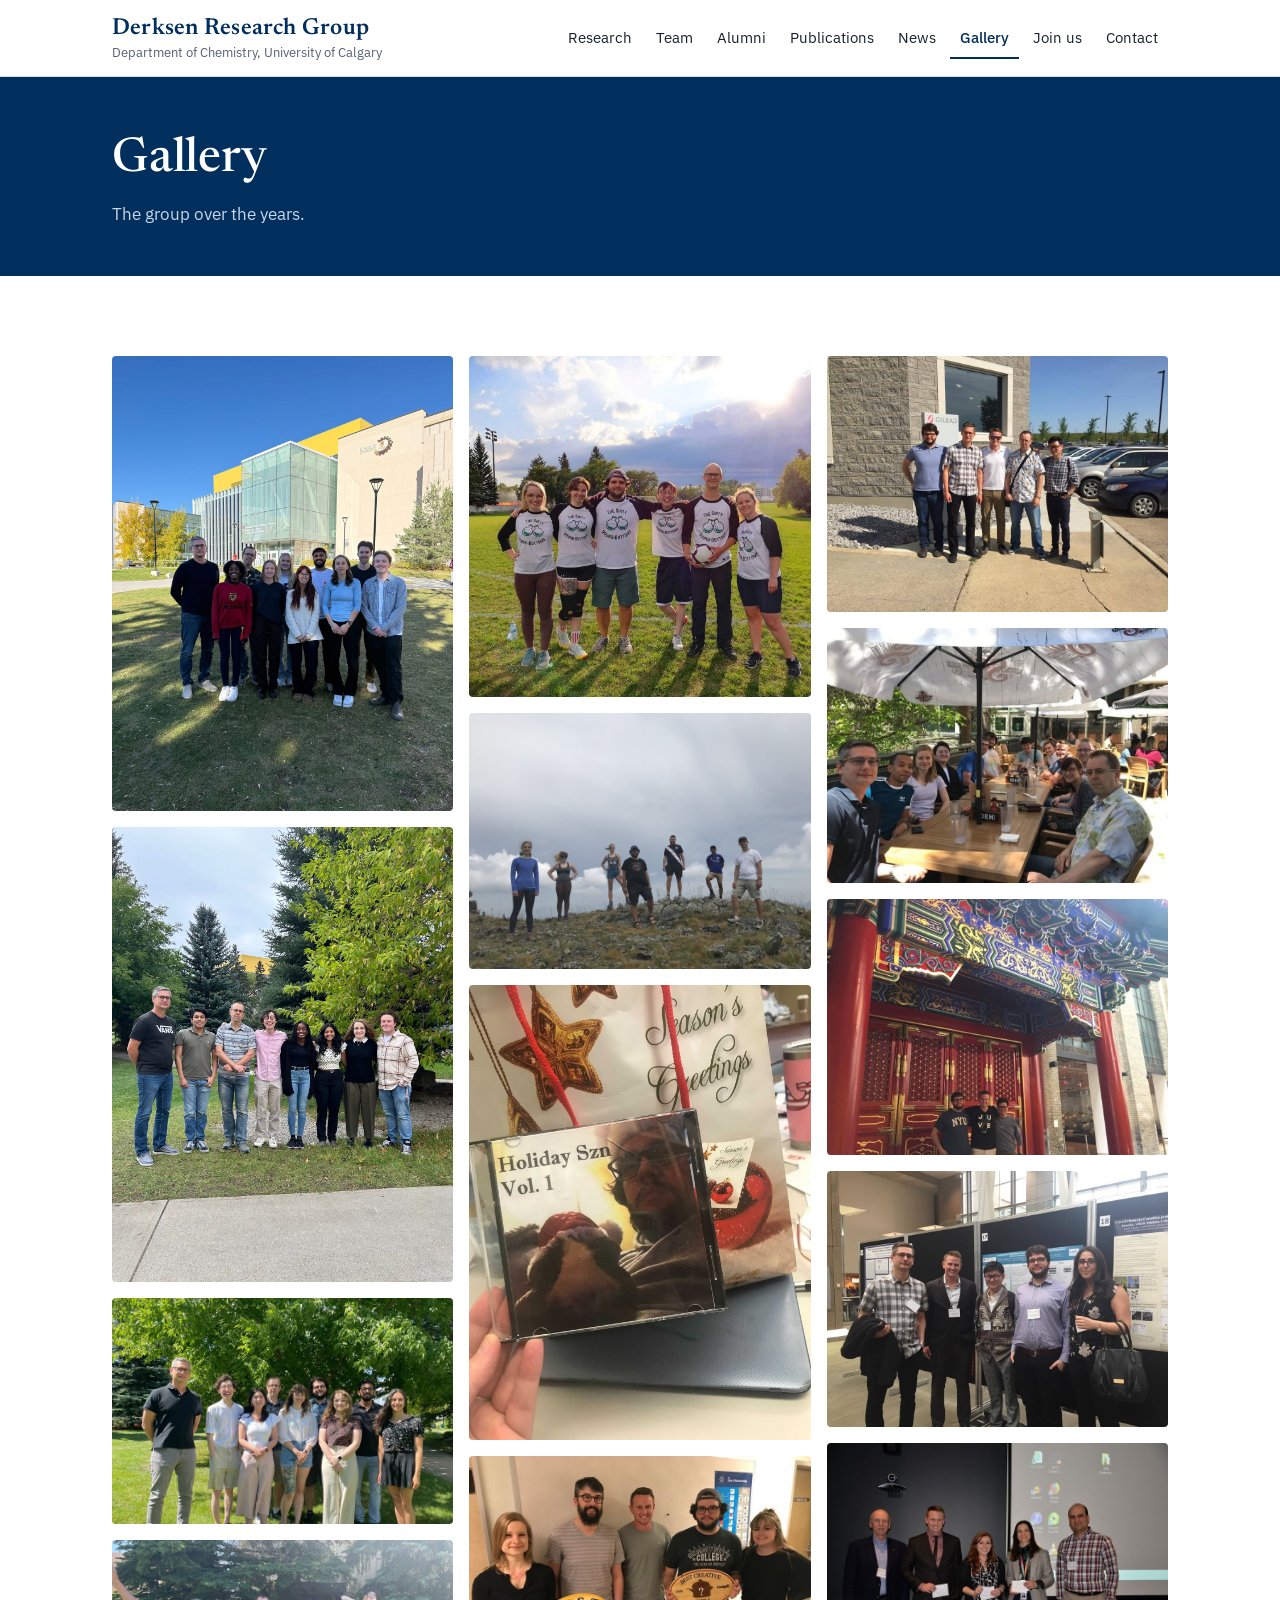
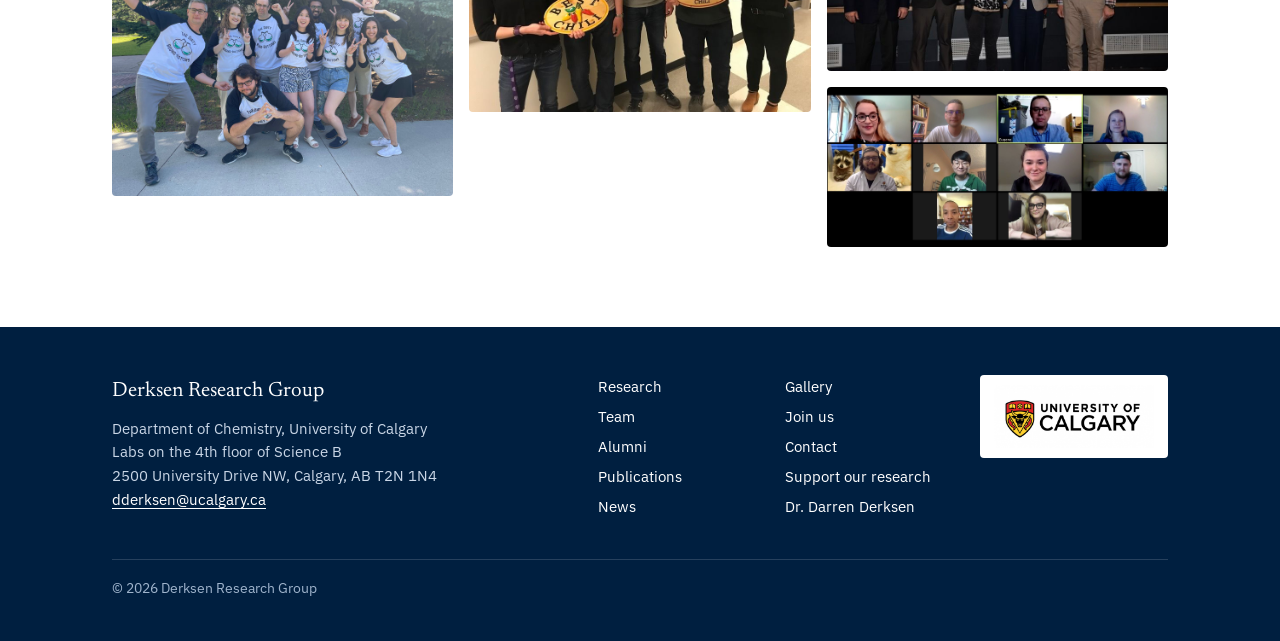
<file: group-photos.html>
<!doctype html>
<html lang="en">
<head>
<meta charset="utf-8">
<meta name="viewport" content="width=device-width, initial-scale=1">
<title>Gallery | Derksen Research Group</title>
<meta name="description" content="Photos of the Derksen Research Group.">
<meta property="og:title" content="Gallery | Derksen Research Group">
<meta property="og:description" content="Photos of the Derksen Research Group.">
<meta property="og:image" content="img/group-hero.jpg">
<link rel="icon" href="favicon.svg" type="image/svg+xml">
<link rel="preconnect" href="https://fonts.googleapis.com">
<link rel="preconnect" href="https://fonts.gstatic.com" crossorigin>
<link href="https://fonts.googleapis.com/css2?family=IBM+Plex+Sans:wght@400;500;600&family=Newsreader:opsz,wght@6..72,400;6..72,500;6..72,600&display=swap" rel="stylesheet">
<link rel="stylesheet" href="css/style.css">
</head>
<body>
<a class="skip-link" href="#main">Skip to content</a>
<header class="site-header">
  <div class="wrap">
    <a class="wordmark" href="index.html">
      <span class="wordmark-name">Derksen Research Group</span>
      <span class="wordmark-sub">Department of Chemistry, University of Calgary</span>
    </a>
    <button class="nav-toggle" aria-expanded="false" aria-controls="site-nav">Menu</button>
    <nav class="site-nav" id="site-nav" aria-label="Main">
      <ul>
        <li><a href="research.html">Research</a></li>
        <li><a href="our-team.html">Team</a></li>
        <li><a href="alumni.html">Alumni</a></li>
        <li><a href="publications.html">Publications</a></li>
        <li><a href="news.html">News</a></li>
        <li><a href="group-photos.html" aria-current="page">Gallery</a></li>
        <li><a href="positions.html">Join us</a></li>
        <li><a href="contact-us.html">Contact</a></li>
      </ul>
    </nav>
  </div>
</header>
<main id="main">
<section class="page-head">
  <div class="wrap">
    <h1>Gallery</h1>
    <p>The group over the years.</p>
  </div>
</section>
<section class="section">
  <div class="wrap">
  <div class="gallery">
    <a href="img/gallery/group-current.jpg"><img src="img/gallery/group-current.jpg" alt="Derksen group photo" loading="lazy"></a>
    <a href="img/gallery/photo-01.jpg"><img src="img/gallery/photo-01.jpg" alt="Derksen group photo" loading="lazy"></a>
    <a href="img/gallery/photo-02.jpg"><img src="img/gallery/photo-02.jpg" alt="Derksen group photo" loading="lazy"></a>
    <a href="img/gallery/photo-03.jpg"><img src="img/gallery/photo-03.jpg" alt="Derksen group photo" loading="lazy"></a>
    <a href="img/gallery/photo-04.jpg"><img src="img/gallery/photo-04.jpg" alt="Derksen group photo" loading="lazy"></a>
    <a href="img/gallery/photo-05.jpg"><img src="img/gallery/photo-05.jpg" alt="Derksen group photo" loading="lazy"></a>
    <a href="img/gallery/photo-06.jpg"><img src="img/gallery/photo-06.jpg" alt="Derksen group photo" loading="lazy"></a>
    <a href="img/gallery/photo-07.jpg"><img src="img/gallery/photo-07.jpg" alt="Derksen group photo" loading="lazy"></a>
    <a href="img/gallery/photo-08.jpg"><img src="img/gallery/photo-08.jpg" alt="Derksen group photo" loading="lazy"></a>
    <a href="img/gallery/photo-09.jpg"><img src="img/gallery/photo-09.jpg" alt="Derksen group photo" loading="lazy"></a>
    <a href="img/gallery/photo-10.jpg"><img src="img/gallery/photo-10.jpg" alt="Derksen group photo" loading="lazy"></a>
    <a href="img/gallery/photo-11.jpg"><img src="img/gallery/photo-11.jpg" alt="Derksen group photo" loading="lazy"></a>
    <a href="img/gallery/photo-12.jpg"><img src="img/gallery/photo-12.jpg" alt="Derksen group photo" loading="lazy"></a>
    <a href="img/gallery/photo-13.jpg"><img src="img/gallery/photo-13.jpg" alt="Derksen group photo" loading="lazy"></a>
  </div>
  </div>
</section>
</main>
<footer class="site-footer">
  <div class="wrap">
    <div class="footer-grid">
      <div>
        <p class="footer-name">Derksen Research Group</p>
        <p>Department of Chemistry, University of Calgary<br>
        Labs on the 4th floor of Science B<br>
        2500 University Drive NW, Calgary, AB T2N 1N4<br>
        <a href="mailto:dderksen@ucalgary.ca">dderksen@ucalgary.ca</a></p>
      </div>
      <nav aria-label="Footer">
        <ul class="footer-links">
          <li><a href="research.html">Research</a></li>
          <li><a href="our-team.html">Team</a></li>
          <li><a href="alumni.html">Alumni</a></li>
          <li><a href="publications.html">Publications</a></li>
          <li><a href="news.html">News</a></li>
          <li><a href="group-photos.html">Gallery</a></li>
          <li><a href="positions.html">Join us</a></li>
          <li><a href="contact-us.html">Contact</a></li>
          <li><a href="support.html">Support our research</a></li>
          <li><a href="darren-derksen.html">Dr. Darren Derksen</a></li>
        </ul>
      </nav>
      <a class="uc-logo" href="https://www.ucalgary.ca/"><img src="img/ucalgary-logo.png" alt="University of Calgary" width="160" height="62"></a>
    </div>
    <p class="footer-base">&copy; 2026 Derksen Research Group</p>
  </div>
</footer>
<script src="js/main.js"></script>
</body>
</html>
</file>
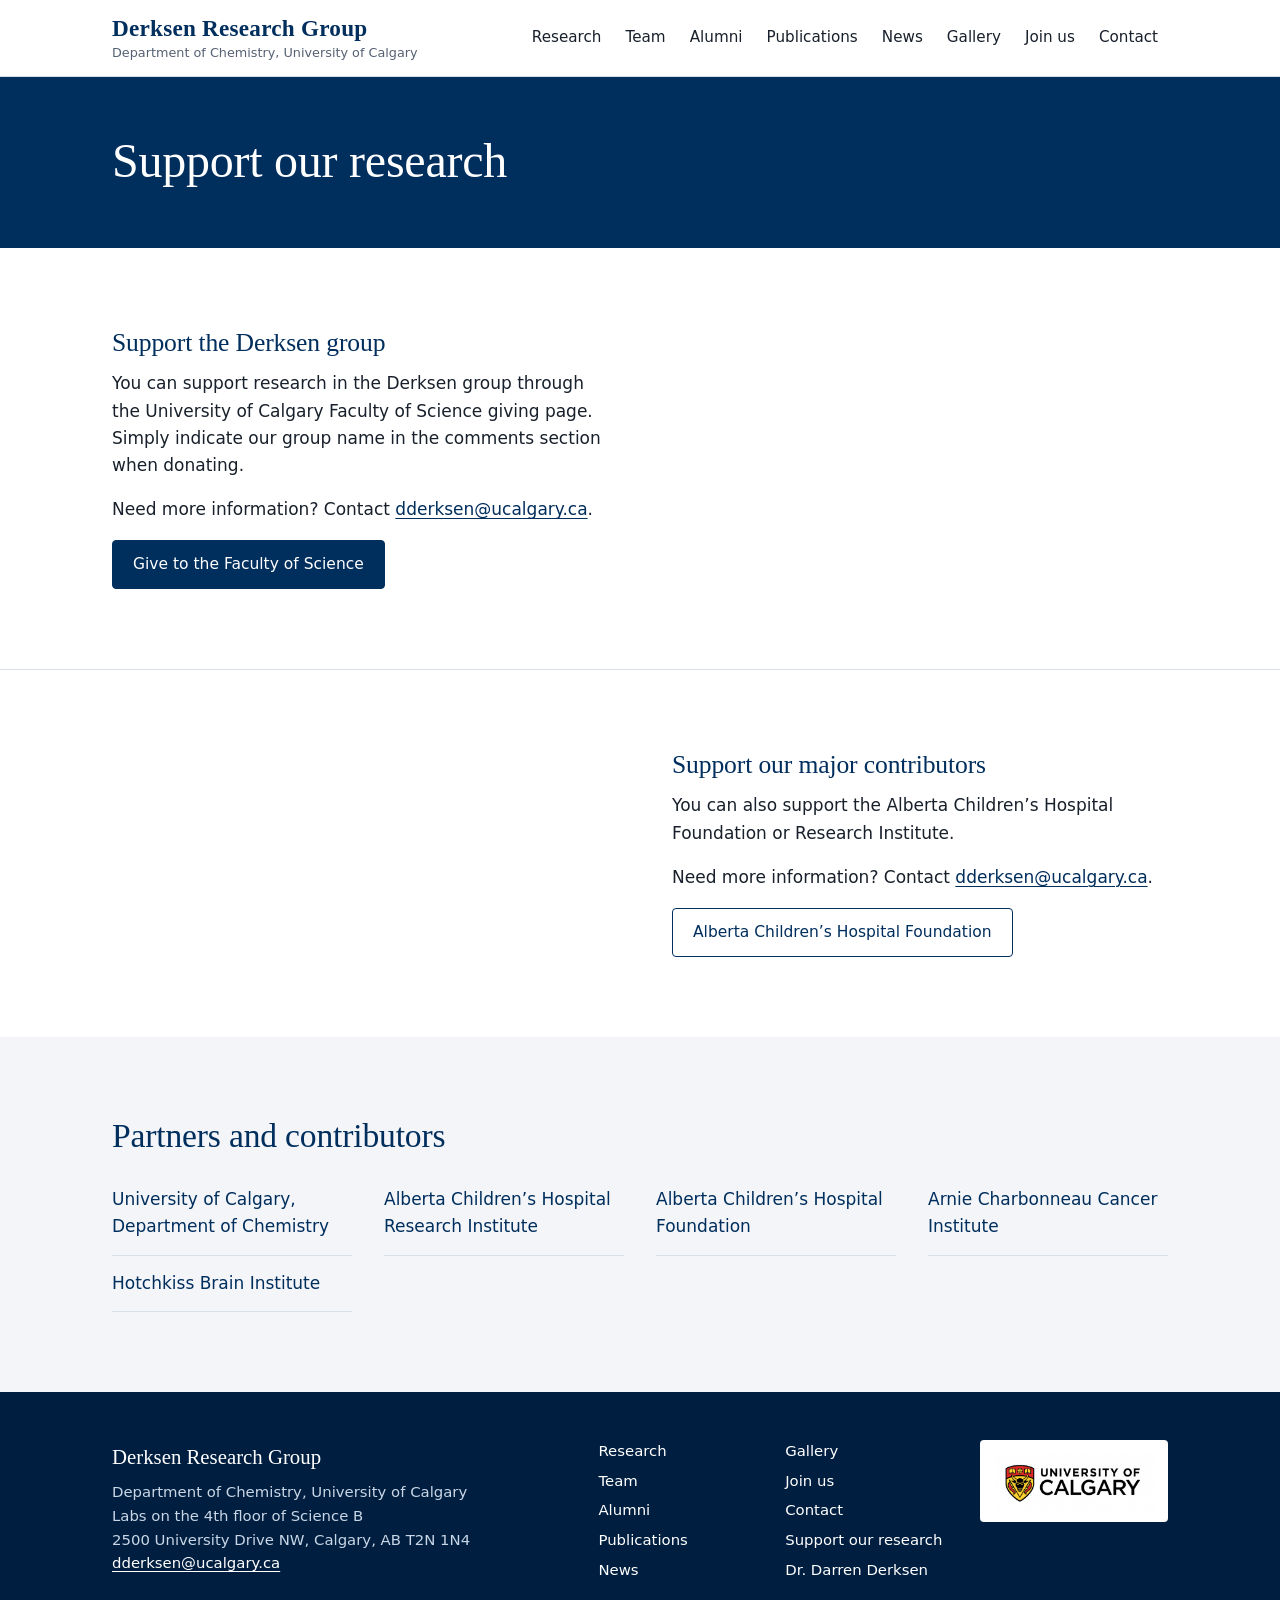
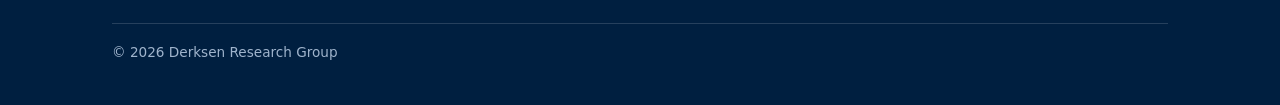
<file: links.html>
<!doctype html><html lang="en"><head><meta charset="utf-8"><title>Moved</title><meta http-equiv="refresh" content="0; url=support.html"><link rel="canonical" href="support.html"></head><body><p>This page has moved to <a href="support.html">support.html</a>.</p></body></html>
</file>
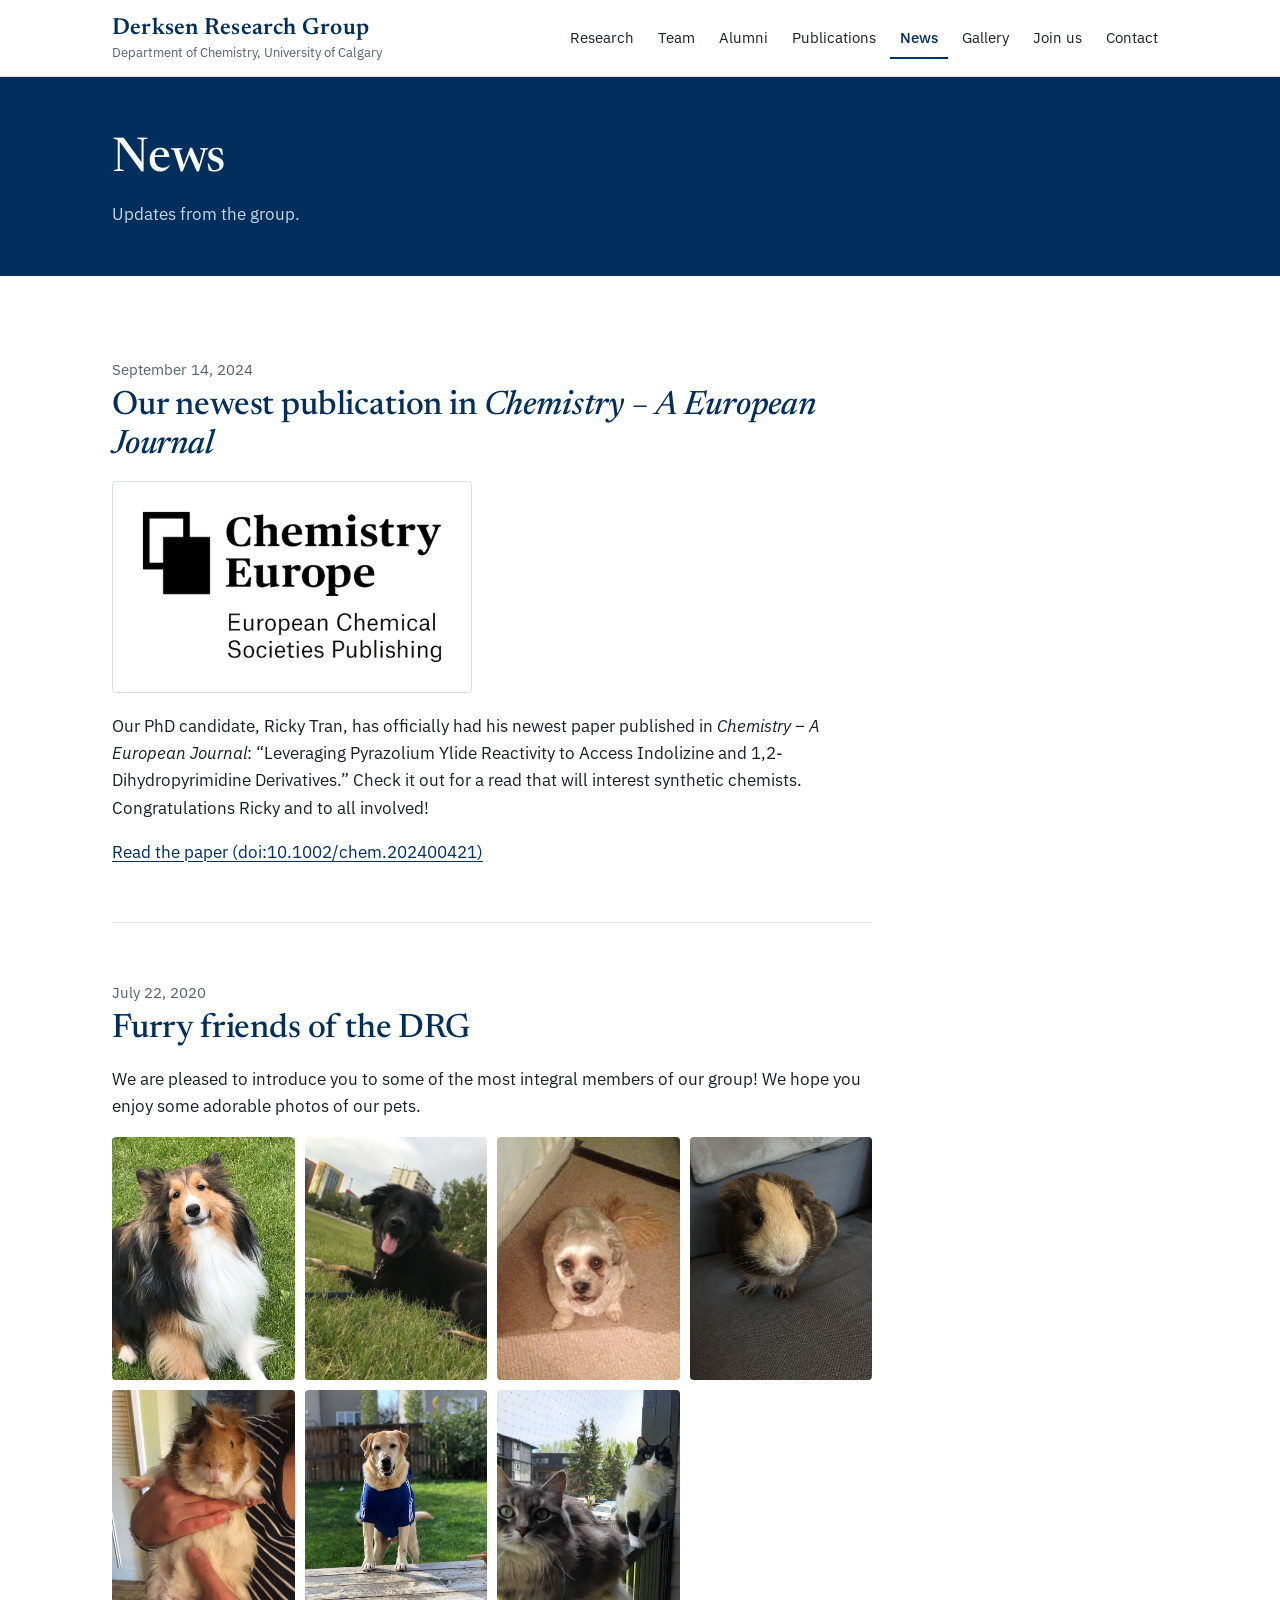
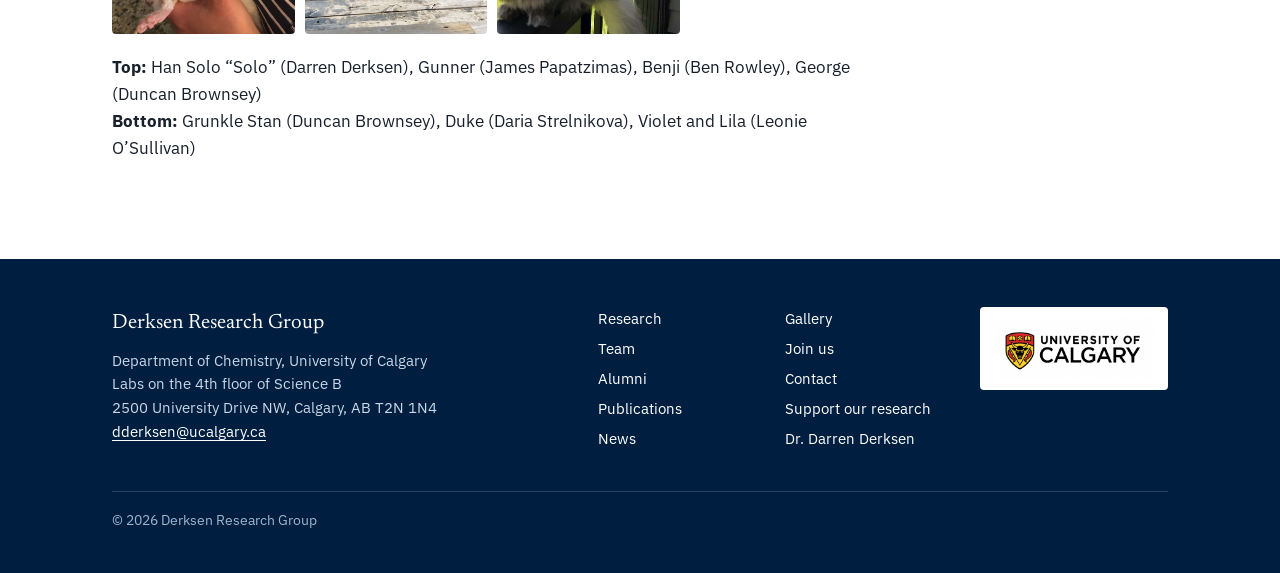
<file: news.html>
<!doctype html>
<html lang="en">
<head>
<meta charset="utf-8">
<meta name="viewport" content="width=device-width, initial-scale=1">
<title>News | Derksen Research Group</title>
<meta name="description" content="News from the Derksen Research Group.">
<meta property="og:title" content="News | Derksen Research Group">
<meta property="og:description" content="News from the Derksen Research Group.">
<meta property="og:image" content="img/group-hero.jpg">
<link rel="icon" href="favicon.svg" type="image/svg+xml">
<link rel="preconnect" href="https://fonts.googleapis.com">
<link rel="preconnect" href="https://fonts.gstatic.com" crossorigin>
<link href="https://fonts.googleapis.com/css2?family=IBM+Plex+Sans:wght@400;500;600&family=Newsreader:opsz,wght@6..72,400;6..72,500;6..72,600&display=swap" rel="stylesheet">
<link rel="stylesheet" href="css/style.css">
</head>
<body>
<a class="skip-link" href="#main">Skip to content</a>
<header class="site-header">
  <div class="wrap">
    <a class="wordmark" href="index.html">
      <span class="wordmark-name">Derksen Research Group</span>
      <span class="wordmark-sub">Department of Chemistry, University of Calgary</span>
    </a>
    <button class="nav-toggle" aria-expanded="false" aria-controls="site-nav">Menu</button>
    <nav class="site-nav" id="site-nav" aria-label="Main">
      <ul>
        <li><a href="research.html">Research</a></li>
        <li><a href="our-team.html">Team</a></li>
        <li><a href="alumni.html">Alumni</a></li>
        <li><a href="publications.html">Publications</a></li>
        <li><a href="news.html" aria-current="page">News</a></li>
        <li><a href="group-photos.html">Gallery</a></li>
        <li><a href="positions.html">Join us</a></li>
        <li><a href="contact-us.html">Contact</a></li>
      </ul>
    </nav>
  </div>
</header>
<main id="main">
<section class="page-head">
  <div class="wrap">
    <h1>News</h1>
    <p>Updates from the group.</p>
  </div>
</section>
<section class="section">
  <div class="wrap">
    <article class="post" id="chem-eur-j-2024">
      <time datetime="2024-09-14">September 14, 2024</time>
      <h2>Our newest publication in <i>Chemistry – A European Journal</i></h2>
      <img class="lead-img" src="img/news/chem-eur-j.png" alt="Chemistry Europe logo">
      <p>Our PhD candidate, Ricky Tran, has officially had his newest paper published in <i>Chemistry – A European Journal</i>: “Leveraging Pyrazolium Ylide Reactivity to Access Indolizine and 1,2-Dihydropyrimidine Derivatives.” Check it out for a read that will interest synthetic chemists. Congratulations Ricky and to all involved!</p>
      <p><a href="https://doi.org/10.1002/chem.202400421">Read the paper (doi:10.1002/chem.202400421)</a></p>
    </article>
    <article class="post" id="furry-friends">
      <time datetime="2020-07-22">July 22, 2020</time>
      <h2>Furry friends of the DRG</h2>
      <p>We are pleased to introduce you to some of the most integral members of our group! We hope you enjoy some adorable photos of our pets.</p>
      <div class="pet-grid">
      <img src="img/news/pet-1.jpg" alt="Group pet photo 1" loading="lazy">
      <img src="img/news/pet-2.jpg" alt="Group pet photo 2" loading="lazy">
      <img src="img/news/pet-3.jpg" alt="Group pet photo 3" loading="lazy">
      <img src="img/news/pet-4.jpg" alt="Group pet photo 4" loading="lazy">
      <img src="img/news/pet-5.jpg" alt="Group pet photo 5" loading="lazy">
      <img src="img/news/pet-6.jpg" alt="Group pet photo 6" loading="lazy">
      <img src="img/news/pet-7.jpg" alt="Group pet photo 7" loading="lazy">
      </div>
      <p><b>Top:</b> Han Solo “Solo” (Darren Derksen), Gunner (James Papatzimas), Benji (Ben Rowley), George (Duncan Brownsey)<br>
      <b>Bottom:</b> Grunkle Stan (Duncan Brownsey), Duke (Daria Strelnikova), Violet and Lila (Leonie O’Sullivan)</p>
    </article>
  </div>
</section>
</main>
<footer class="site-footer">
  <div class="wrap">
    <div class="footer-grid">
      <div>
        <p class="footer-name">Derksen Research Group</p>
        <p>Department of Chemistry, University of Calgary<br>
        Labs on the 4th floor of Science B<br>
        2500 University Drive NW, Calgary, AB T2N 1N4<br>
        <a href="mailto:dderksen@ucalgary.ca">dderksen@ucalgary.ca</a></p>
      </div>
      <nav aria-label="Footer">
        <ul class="footer-links">
          <li><a href="research.html">Research</a></li>
          <li><a href="our-team.html">Team</a></li>
          <li><a href="alumni.html">Alumni</a></li>
          <li><a href="publications.html">Publications</a></li>
          <li><a href="news.html">News</a></li>
          <li><a href="group-photos.html">Gallery</a></li>
          <li><a href="positions.html">Join us</a></li>
          <li><a href="contact-us.html">Contact</a></li>
          <li><a href="support.html">Support our research</a></li>
          <li><a href="darren-derksen.html">Dr. Darren Derksen</a></li>
        </ul>
      </nav>
      <a class="uc-logo" href="https://www.ucalgary.ca/"><img src="img/ucalgary-logo.png" alt="University of Calgary" width="160" height="62"></a>
    </div>
    <p class="footer-base">&copy; 2026 Derksen Research Group</p>
  </div>
</footer>
<script src="js/main.js"></script>
</body>
</html>
</file>
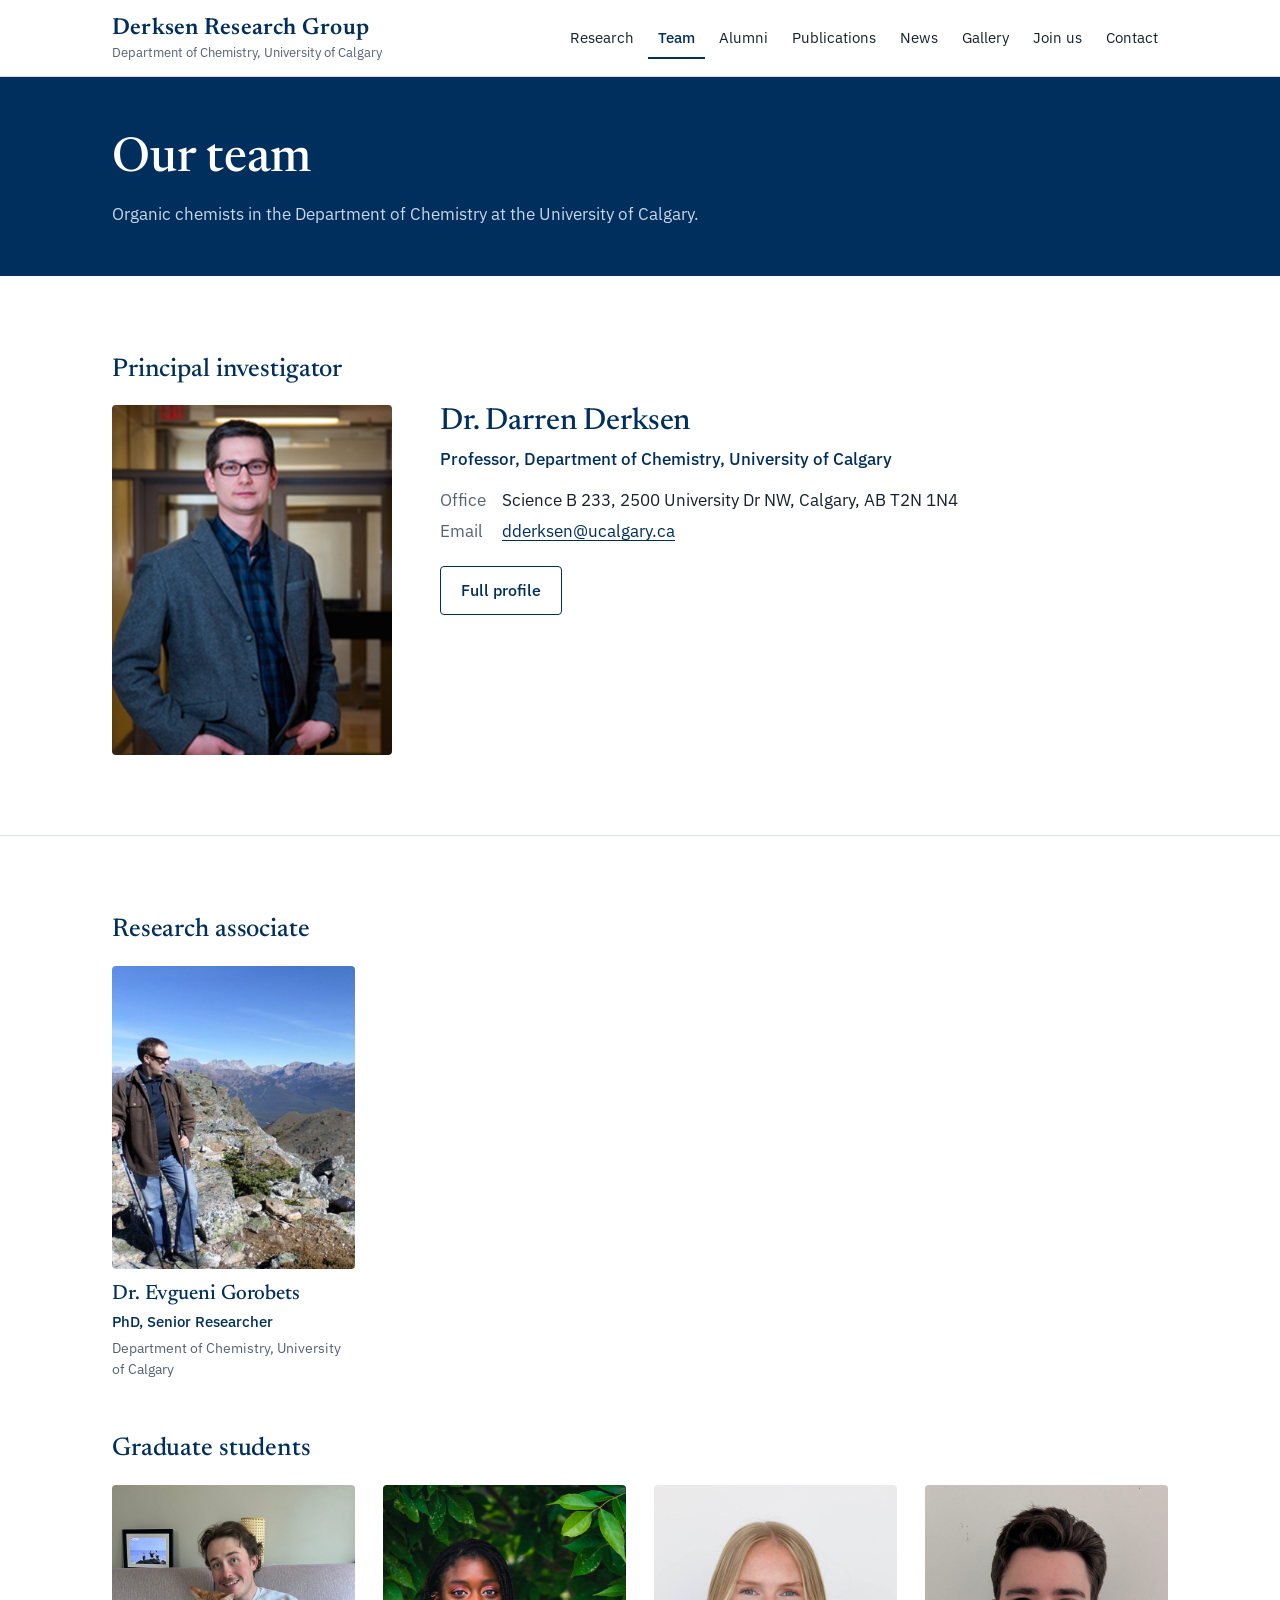
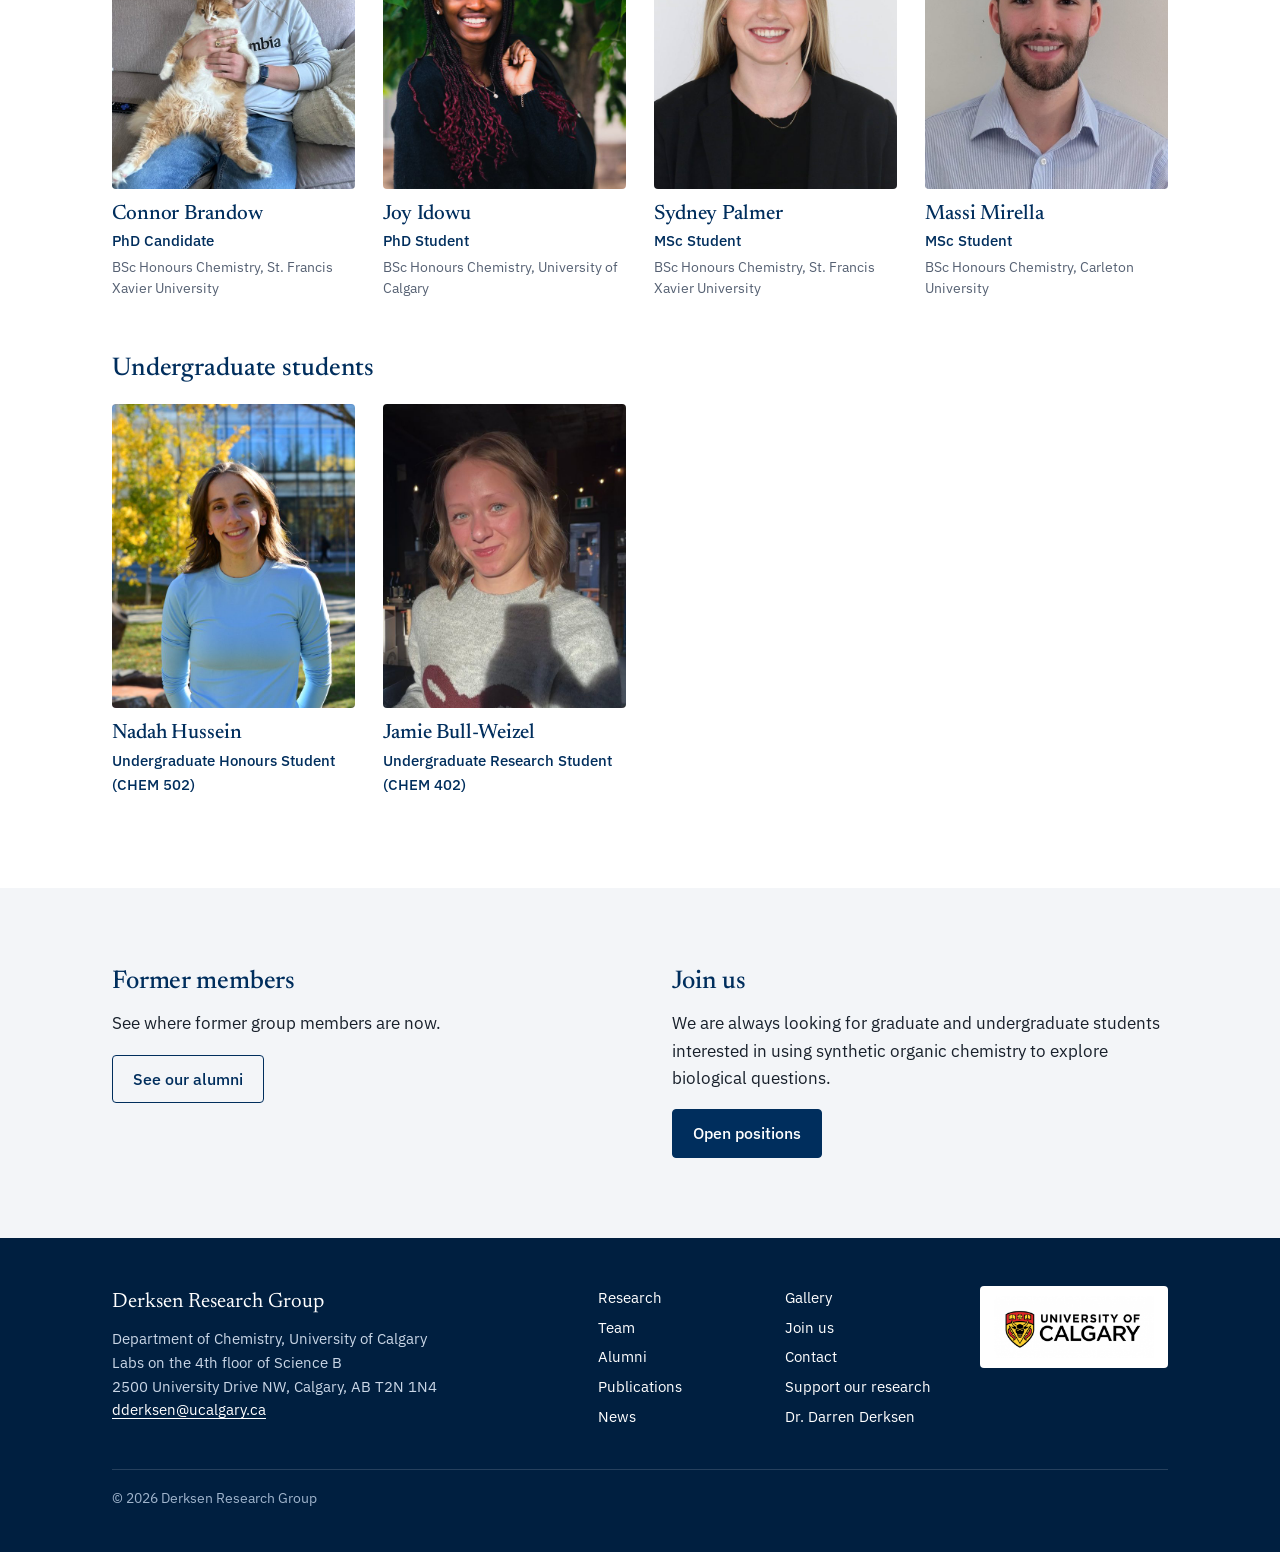
<file: our-team.html>
<!doctype html>
<html lang="en">
<head>
<meta charset="utf-8">
<meta name="viewport" content="width=device-width, initial-scale=1">
<title>Our team | Derksen Research Group</title>
<meta name="description" content="Current members of the Derksen Research Group at the University of Calgary.">
<meta property="og:title" content="Our team | Derksen Research Group">
<meta property="og:description" content="Current members of the Derksen Research Group at the University of Calgary.">
<meta property="og:image" content="img/group-hero.jpg">
<link rel="icon" href="favicon.svg" type="image/svg+xml">
<link rel="preconnect" href="https://fonts.googleapis.com">
<link rel="preconnect" href="https://fonts.gstatic.com" crossorigin>
<link href="https://fonts.googleapis.com/css2?family=IBM+Plex+Sans:wght@400;500;600&family=Newsreader:opsz,wght@6..72,400;6..72,500;6..72,600&display=swap" rel="stylesheet">
<link rel="stylesheet" href="css/style.css">
</head>
<body>
<a class="skip-link" href="#main">Skip to content</a>
<header class="site-header">
  <div class="wrap">
    <a class="wordmark" href="index.html">
      <span class="wordmark-name">Derksen Research Group</span>
      <span class="wordmark-sub">Department of Chemistry, University of Calgary</span>
    </a>
    <button class="nav-toggle" aria-expanded="false" aria-controls="site-nav">Menu</button>
    <nav class="site-nav" id="site-nav" aria-label="Main">
      <ul>
        <li><a href="research.html">Research</a></li>
        <li><a href="our-team.html" aria-current="page">Team</a></li>
        <li><a href="alumni.html">Alumni</a></li>
        <li><a href="publications.html">Publications</a></li>
        <li><a href="news.html">News</a></li>
        <li><a href="group-photos.html">Gallery</a></li>
        <li><a href="positions.html">Join us</a></li>
        <li><a href="contact-us.html">Contact</a></li>
      </ul>
    </nav>
  </div>
</header>
<main id="main">
<section class="page-head">
  <div class="wrap">
    <h1>Our team</h1>
    <p>Organic chemists in the Department of Chemistry at the University of Calgary.</p>
  </div>
</section>
<section class="section">
  <div class="wrap">
    <h2 class="group-label">Principal investigator</h2>
    <div class="pi">
      <img src="img/team/darren-derksen.jpg" alt="Portrait of Dr. Darren Derksen" width="640" height="800">
      <div>
        <h3>Dr. Darren Derksen</h3>
        <p class="role">Professor, Department of Chemistry, University of Calgary</p>
        <dl>
          <dt>Office</dt><dd>Science B 233, 2500 University Dr NW, Calgary, AB T2N 1N4</dd>
          <dt>Email</dt><dd><a href="mailto:dderksen@ucalgary.ca">dderksen@ucalgary.ca</a></dd>
        </dl>
        <a class="btn btn-ghost" href="darren-derksen.html">Full profile</a>
      </div>
    </div>
  </div>
</section>
<section class="section">
  <div class="wrap">
    <div class="people-block">
      <h2 class="group-label">Research associate</h2>
      <div class="people">
    <article class="person">
      <img src="img/team/evgueni-gorobets.jpg" alt="Portrait of Dr. Evgueni Gorobets" width="640" height="800" loading="lazy">
      <h4>Dr. Evgueni Gorobets</h4>
      <p class="role">PhD, Senior Researcher</p>
      <p class="detail">Department of Chemistry, University of Calgary</p>
    </article>
      </div>
    </div>
    <div class="people-block">
      <h2 class="group-label">Graduate students</h2>
      <div class="people">
    <article class="person">
      <img src="img/team/connor-brandow.jpg" alt="Portrait of Connor Brandow" width="640" height="800" loading="lazy">
      <h4>Connor Brandow</h4>
      <p class="role">PhD Candidate</p>
      <p class="detail">BSc Honours Chemistry, St. Francis Xavier University</p>
    </article>
    <article class="person">
      <img src="img/team/joy-idowu.jpg" alt="Portrait of Joy Idowu" width="640" height="800" loading="lazy">
      <h4>Joy Idowu</h4>
      <p class="role">PhD Student</p>
      <p class="detail">BSc Honours Chemistry, University of Calgary</p>
    </article>
    <article class="person">
      <img src="img/team/sydney-palmer.jpg" alt="Portrait of Sydney Palmer" width="640" height="800" loading="lazy">
      <h4>Sydney Palmer</h4>
      <p class="role">MSc Student</p>
      <p class="detail">BSc Honours Chemistry, St. Francis Xavier University</p>
    </article>
    <article class="person">
      <img src="img/team/massi-mirella.jpg" alt="Portrait of Massi Mirella" width="640" height="800" loading="lazy">
      <h4>Massi Mirella</h4>
      <p class="role">MSc Student</p>
      <p class="detail">BSc Honours Chemistry, Carleton University</p>
    </article>
      </div>
    </div>
    <div class="people-block">
      <h2 class="group-label">Undergraduate students</h2>
      <div class="people">
    <article class="person">
      <img src="img/team/nadah-hussein.jpg" alt="Portrait of Nadah Hussein" width="640" height="800" loading="lazy">
      <h4>Nadah Hussein</h4>
      <p class="role">Undergraduate Honours Student (CHEM 502)</p>
    </article>
    <article class="person">
      <img src="img/team/jamie-bull-weizel.jpg" alt="Portrait of Jamie Bull-Weizel" width="640" height="800" loading="lazy">
      <h4>Jamie Bull-Weizel</h4>
      <p class="role">Undergraduate Research Student (CHEM 402)</p>
    </article>
      </div>
    </div>
  </div>
</section>
<section class="section alt">
  <div class="wrap two-up">
    <div>
      <h2>Former members</h2>
      <p>See where former group members are now.</p>
      <a class="btn btn-ghost" href="alumni.html">See our alumni</a>
    </div>
    <div>
      <h2>Join us</h2>
      <p>We are always looking for graduate and undergraduate students interested in using synthetic organic chemistry to explore biological questions.</p>
      <a class="btn" href="positions.html">Open positions</a>
    </div>
  </div>
</section>
</main>
<footer class="site-footer">
  <div class="wrap">
    <div class="footer-grid">
      <div>
        <p class="footer-name">Derksen Research Group</p>
        <p>Department of Chemistry, University of Calgary<br>
        Labs on the 4th floor of Science B<br>
        2500 University Drive NW, Calgary, AB T2N 1N4<br>
        <a href="mailto:dderksen@ucalgary.ca">dderksen@ucalgary.ca</a></p>
      </div>
      <nav aria-label="Footer">
        <ul class="footer-links">
          <li><a href="research.html">Research</a></li>
          <li><a href="our-team.html">Team</a></li>
          <li><a href="alumni.html">Alumni</a></li>
          <li><a href="publications.html">Publications</a></li>
          <li><a href="news.html">News</a></li>
          <li><a href="group-photos.html">Gallery</a></li>
          <li><a href="positions.html">Join us</a></li>
          <li><a href="contact-us.html">Contact</a></li>
          <li><a href="support.html">Support our research</a></li>
          <li><a href="darren-derksen.html">Dr. Darren Derksen</a></li>
        </ul>
      </nav>
      <a class="uc-logo" href="https://www.ucalgary.ca/"><img src="img/ucalgary-logo.png" alt="University of Calgary" width="160" height="62"></a>
    </div>
    <p class="footer-base">&copy; 2026 Derksen Research Group</p>
  </div>
</footer>
<script src="js/main.js"></script>
</body>
</html>
</file>
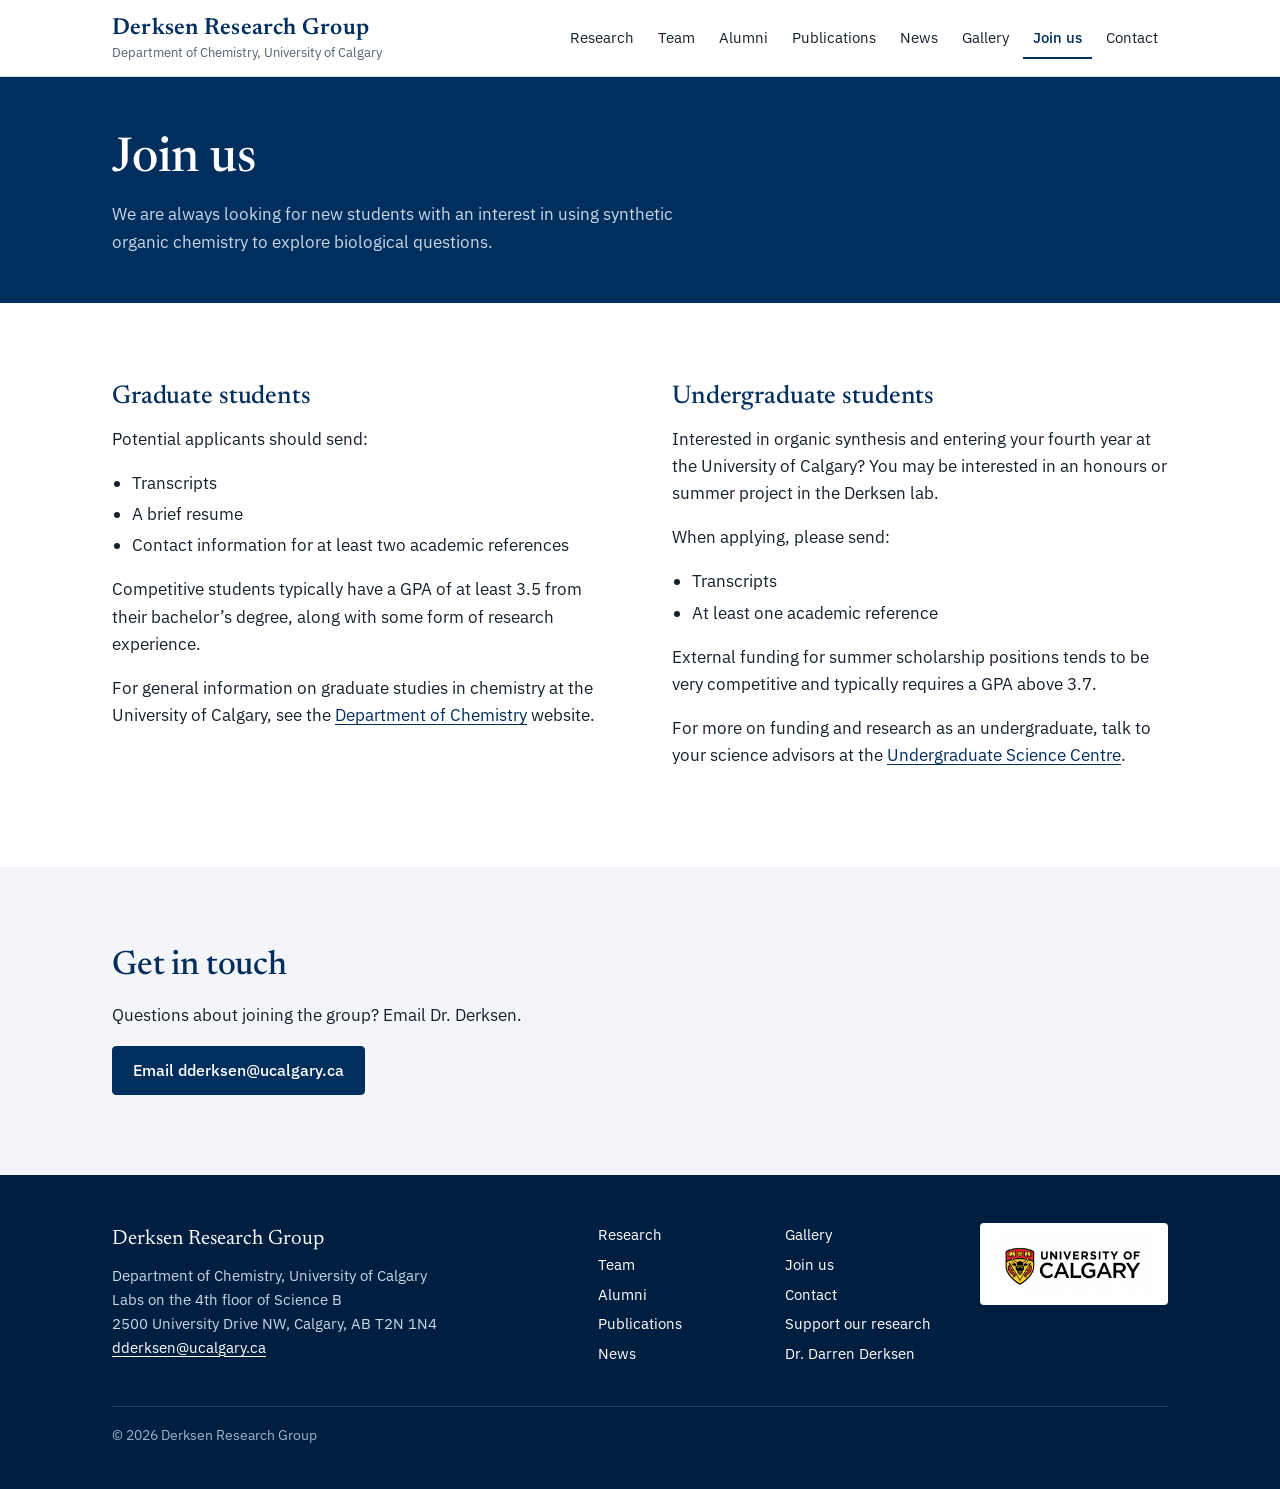
<file: positions.html>
<!doctype html>
<html lang="en">
<head>
<meta charset="utf-8">
<meta name="viewport" content="width=device-width, initial-scale=1">
<title>Join us | Derksen Research Group</title>
<meta name="description" content="Graduate and undergraduate positions in the Derksen Research Group.">
<meta property="og:title" content="Join us | Derksen Research Group">
<meta property="og:description" content="Graduate and undergraduate positions in the Derksen Research Group.">
<meta property="og:image" content="img/group-hero.jpg">
<link rel="icon" href="favicon.svg" type="image/svg+xml">
<link rel="preconnect" href="https://fonts.googleapis.com">
<link rel="preconnect" href="https://fonts.gstatic.com" crossorigin>
<link href="https://fonts.googleapis.com/css2?family=IBM+Plex+Sans:wght@400;500;600&family=Newsreader:opsz,wght@6..72,400;6..72,500;6..72,600&display=swap" rel="stylesheet">
<link rel="stylesheet" href="css/style.css">
</head>
<body>
<a class="skip-link" href="#main">Skip to content</a>
<header class="site-header">
  <div class="wrap">
    <a class="wordmark" href="index.html">
      <span class="wordmark-name">Derksen Research Group</span>
      <span class="wordmark-sub">Department of Chemistry, University of Calgary</span>
    </a>
    <button class="nav-toggle" aria-expanded="false" aria-controls="site-nav">Menu</button>
    <nav class="site-nav" id="site-nav" aria-label="Main">
      <ul>
        <li><a href="research.html">Research</a></li>
        <li><a href="our-team.html">Team</a></li>
        <li><a href="alumni.html">Alumni</a></li>
        <li><a href="publications.html">Publications</a></li>
        <li><a href="news.html">News</a></li>
        <li><a href="group-photos.html">Gallery</a></li>
        <li><a href="positions.html" aria-current="page">Join us</a></li>
        <li><a href="contact-us.html">Contact</a></li>
      </ul>
    </nav>
  </div>
</header>
<main id="main">
<section class="page-head">
  <div class="wrap">
    <h1>Join us</h1>
    <p>We are always looking for new students with an interest in using synthetic organic chemistry to explore biological questions.</p>
  </div>
</section>
<section class="section">
  <div class="wrap two-up">
    <div>
      <h2>Graduate students</h2>
      <p>Potential applicants should send:</p>
      <ul class="plain-list">
        <li>Transcripts</li>
        <li>A brief resume</li>
        <li>Contact information for at least two academic references</li>
      </ul>
      <p>Competitive students typically have a GPA of at least 3.5 from their bachelor’s degree, along with some form of research experience.</p>
      <p>For general information on graduate studies in chemistry at the University of Calgary, see the <a href="https://science.ucalgary.ca/chemistry">Department of Chemistry</a> website.</p>
    </div>
    <div>
      <h2>Undergraduate students</h2>
      <p>Interested in organic synthesis and entering your fourth year at the University of Calgary? You may be interested in an honours or summer project in the Derksen lab.</p>
      <p>When applying, please send:</p>
      <ul class="plain-list">
        <li>Transcripts</li>
        <li>At least one academic reference</li>
      </ul>
      <p>External funding for summer scholarship positions tends to be very competitive and typically requires a GPA above 3.7.</p>
      <p>For more on funding and research as an undergraduate, talk to your science advisors at the <a href="https://science.ucalgary.ca/current-students/undergraduate/undergraduate-science-centre">Undergraduate Science Centre</a>.</p>
    </div>
  </div>
</section>
<section class="section alt">
  <div class="wrap">
    <h2>Get in touch</h2>
    <p class="measure">Questions about joining the group? Email Dr. Derksen.</p>
    <a class="btn" href="mailto:dderksen@ucalgary.ca">Email dderksen@ucalgary.ca</a>
  </div>
</section>
</main>
<footer class="site-footer">
  <div class="wrap">
    <div class="footer-grid">
      <div>
        <p class="footer-name">Derksen Research Group</p>
        <p>Department of Chemistry, University of Calgary<br>
        Labs on the 4th floor of Science B<br>
        2500 University Drive NW, Calgary, AB T2N 1N4<br>
        <a href="mailto:dderksen@ucalgary.ca">dderksen@ucalgary.ca</a></p>
      </div>
      <nav aria-label="Footer">
        <ul class="footer-links">
          <li><a href="research.html">Research</a></li>
          <li><a href="our-team.html">Team</a></li>
          <li><a href="alumni.html">Alumni</a></li>
          <li><a href="publications.html">Publications</a></li>
          <li><a href="news.html">News</a></li>
          <li><a href="group-photos.html">Gallery</a></li>
          <li><a href="positions.html">Join us</a></li>
          <li><a href="contact-us.html">Contact</a></li>
          <li><a href="support.html">Support our research</a></li>
          <li><a href="darren-derksen.html">Dr. Darren Derksen</a></li>
        </ul>
      </nav>
      <a class="uc-logo" href="https://www.ucalgary.ca/"><img src="img/ucalgary-logo.png" alt="University of Calgary" width="160" height="62"></a>
    </div>
    <p class="footer-base">&copy; 2026 Derksen Research Group</p>
  </div>
</footer>
<script src="js/main.js"></script>
</body>
</html>
</file>
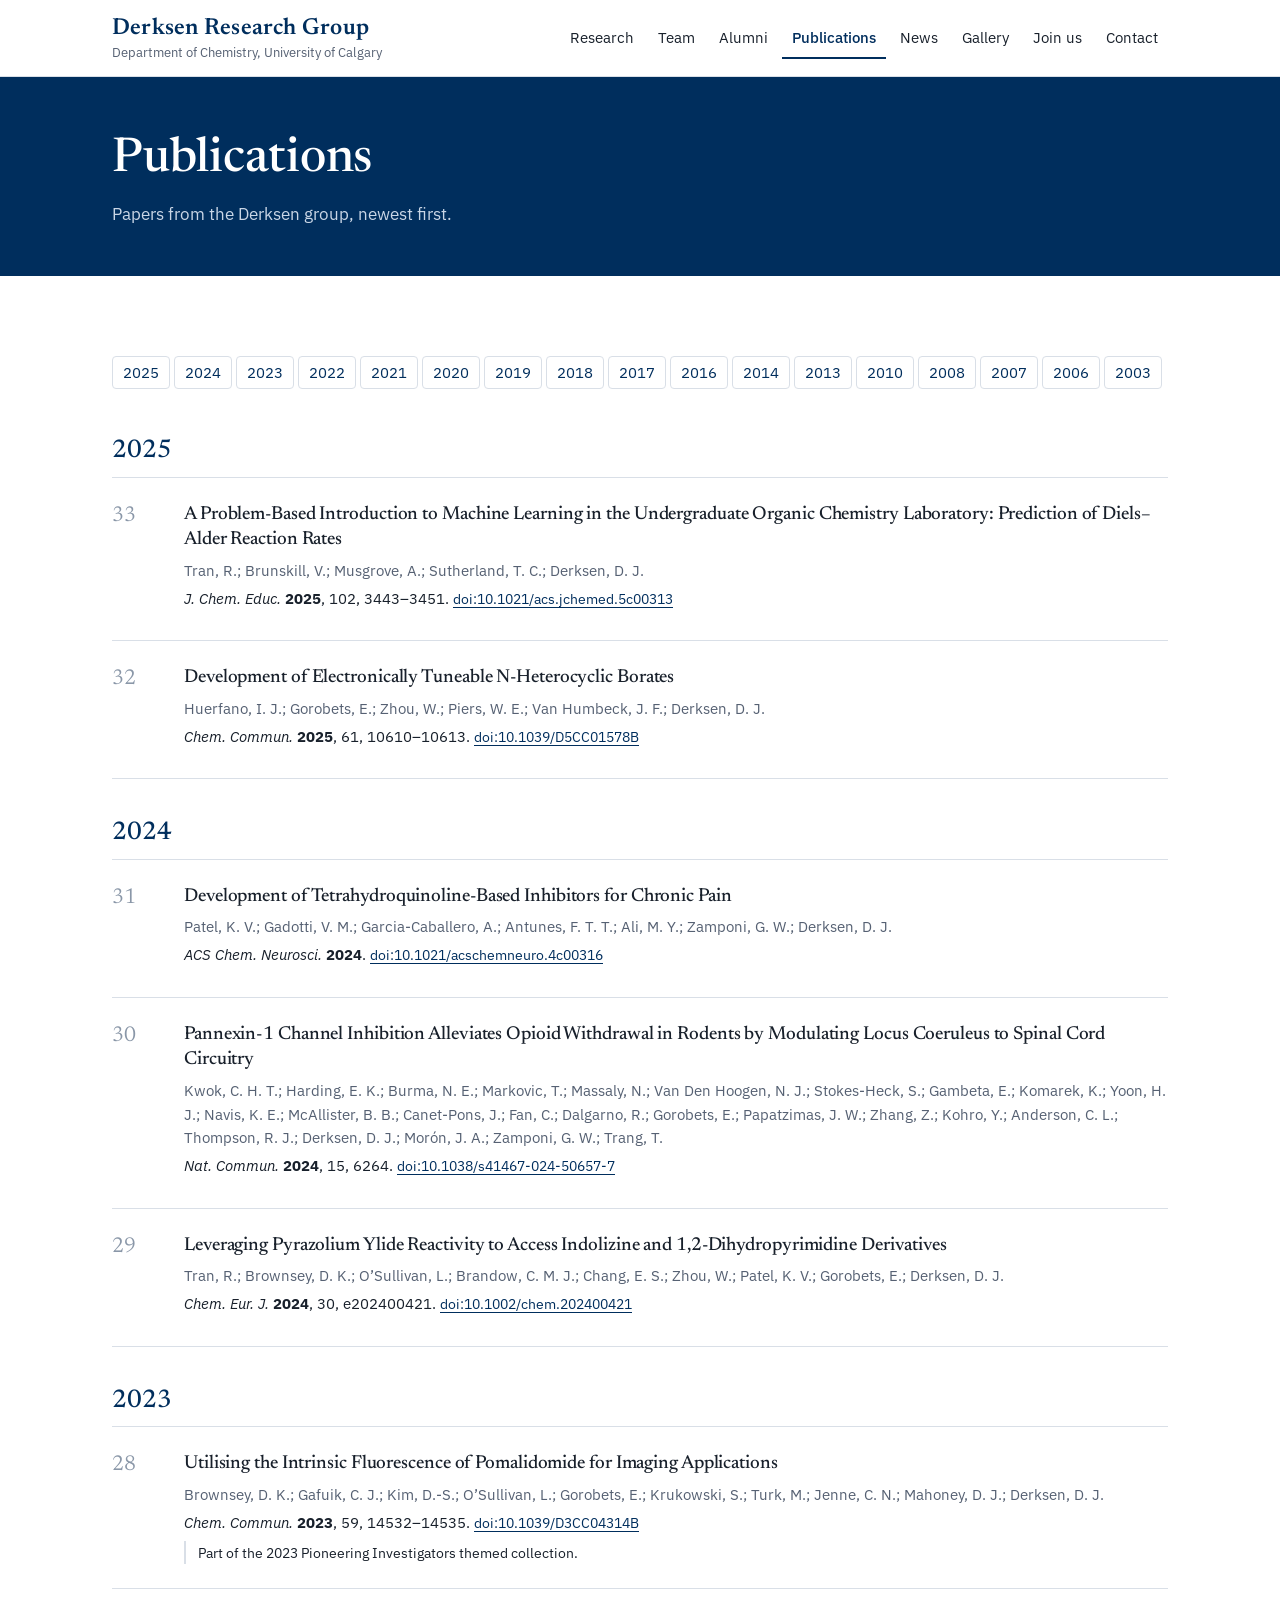
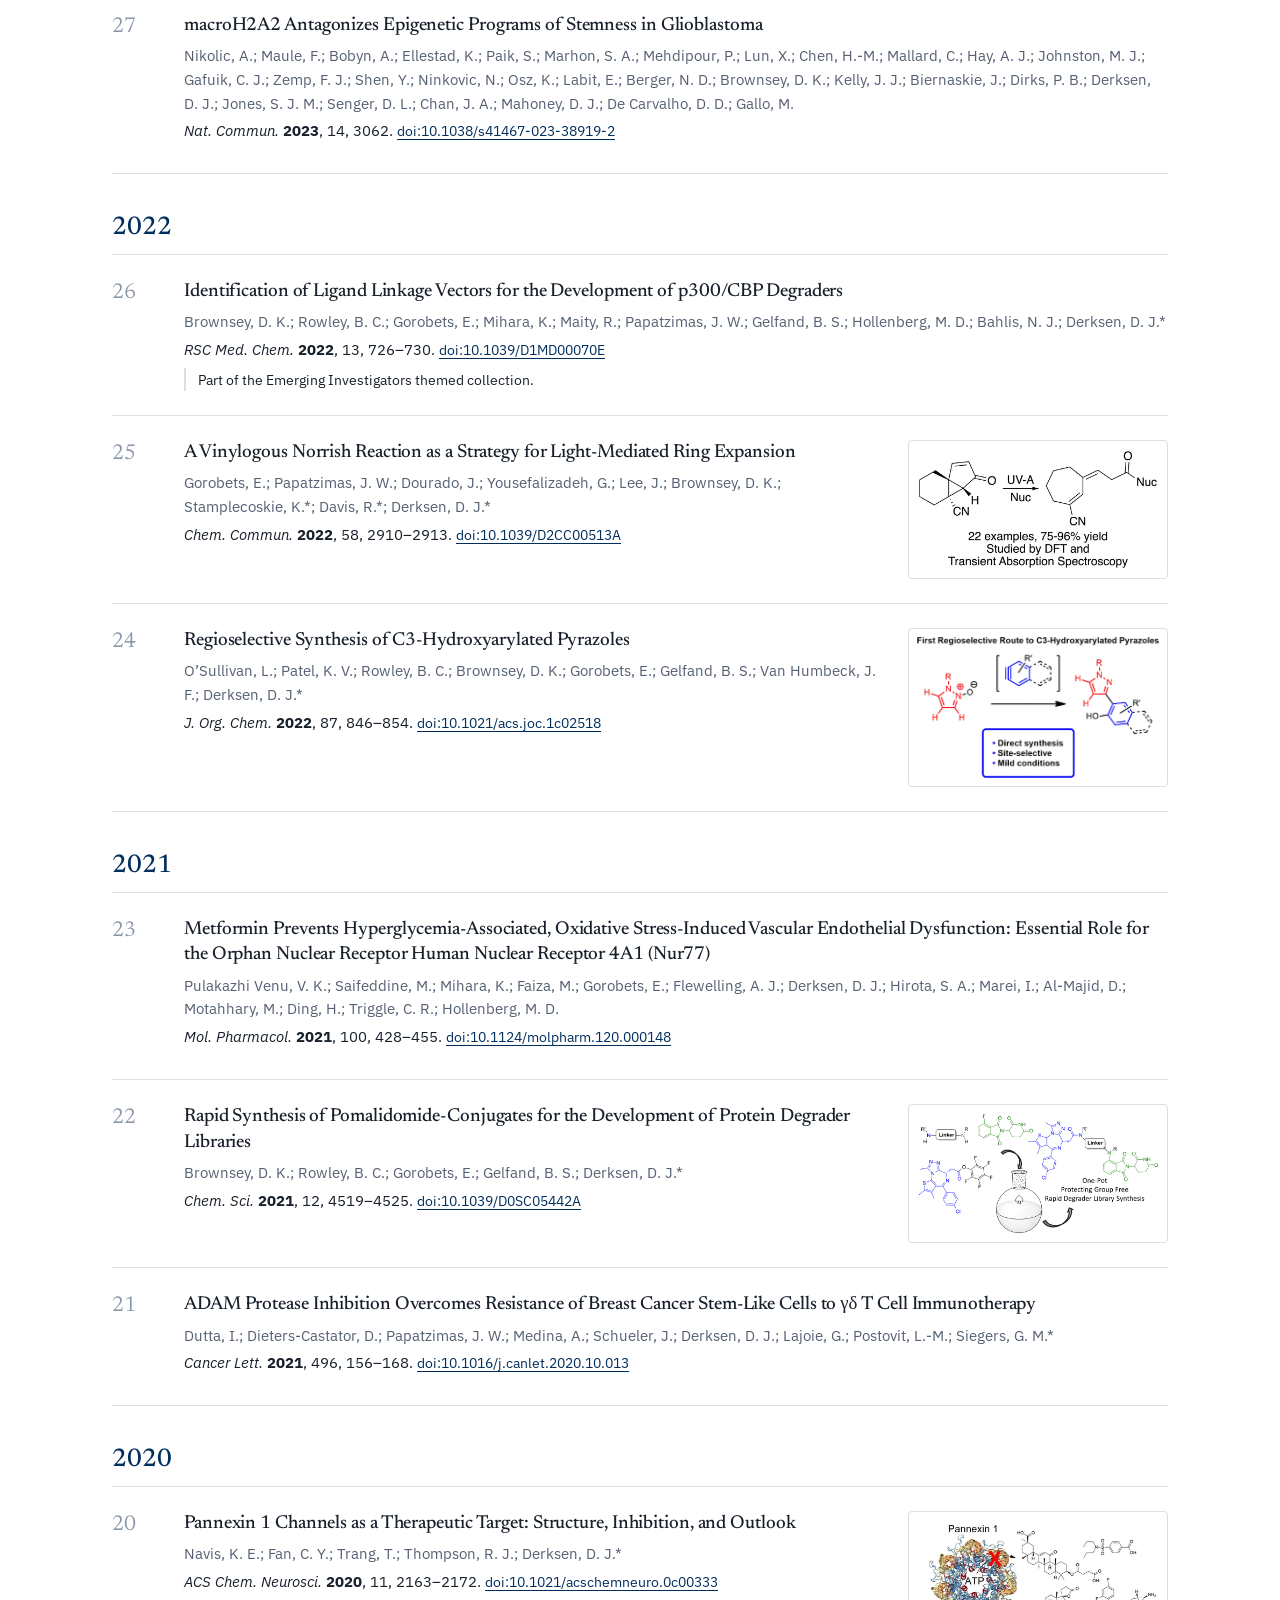
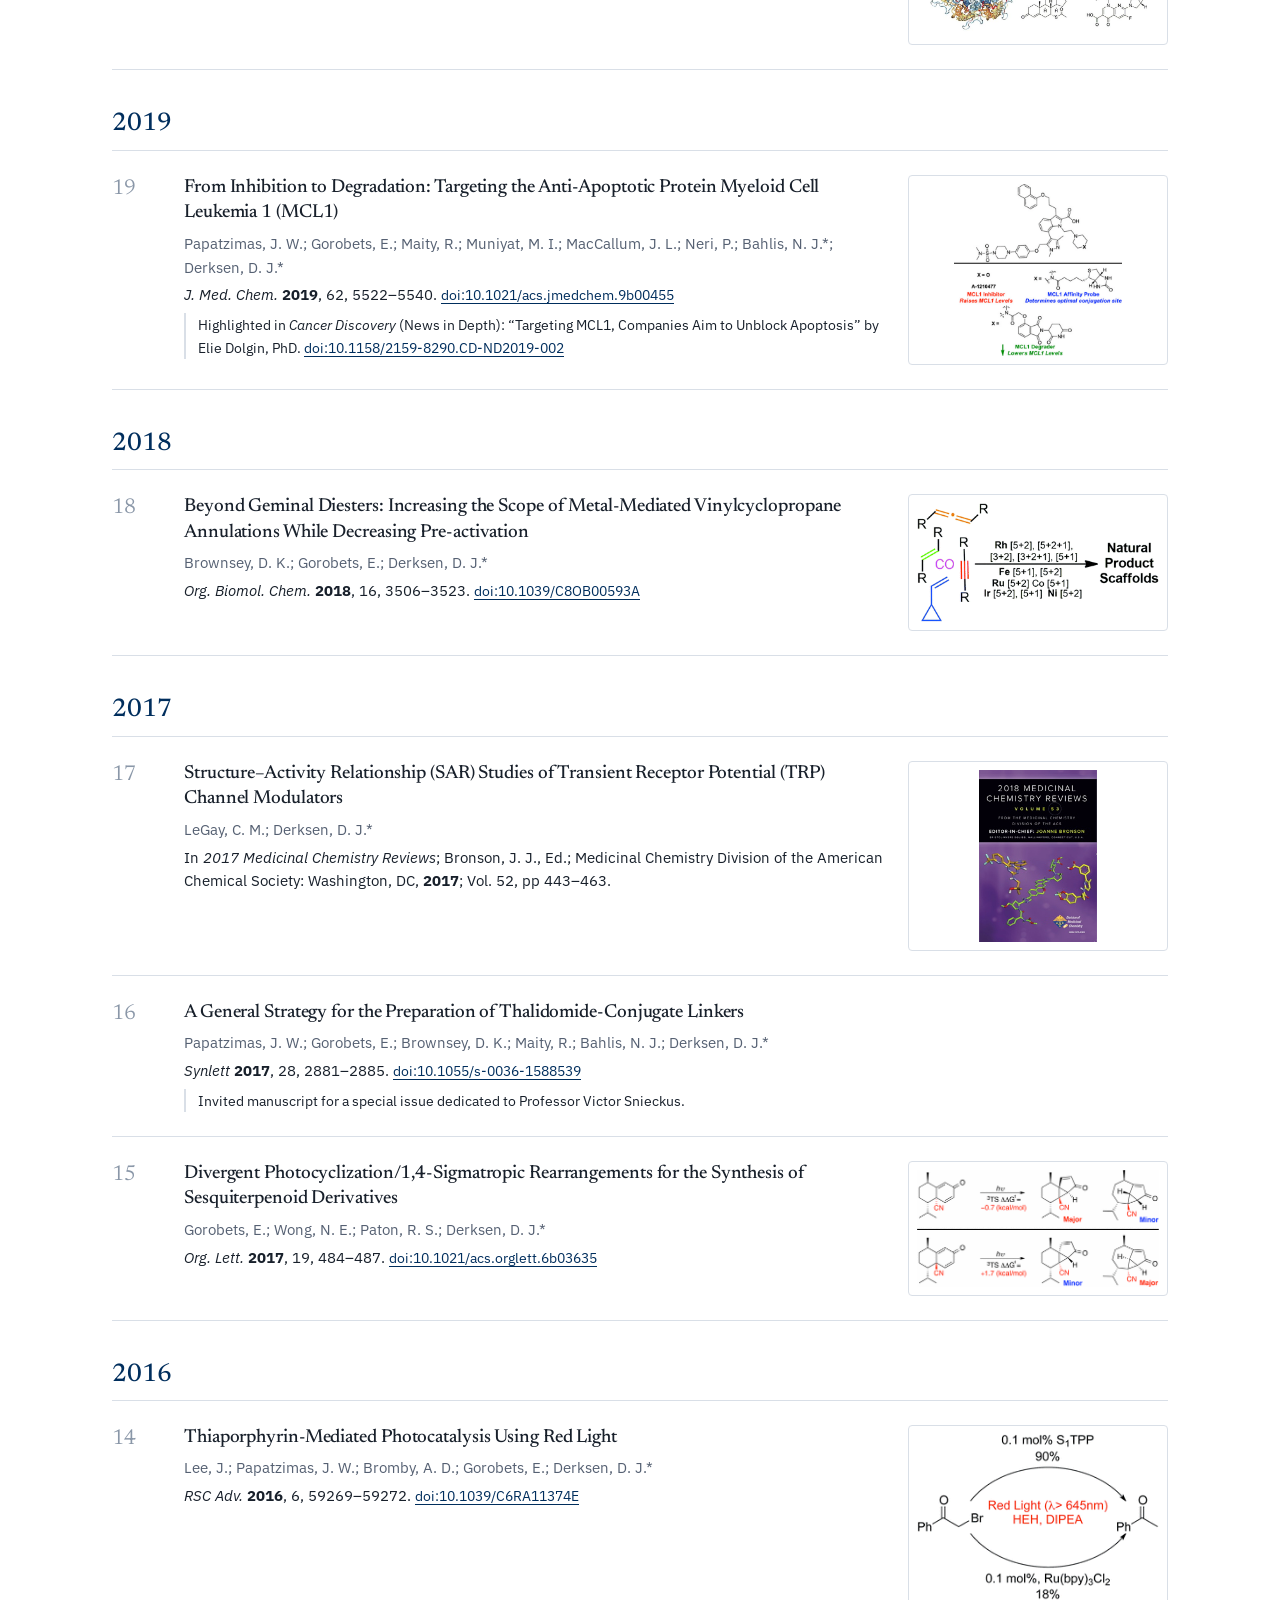
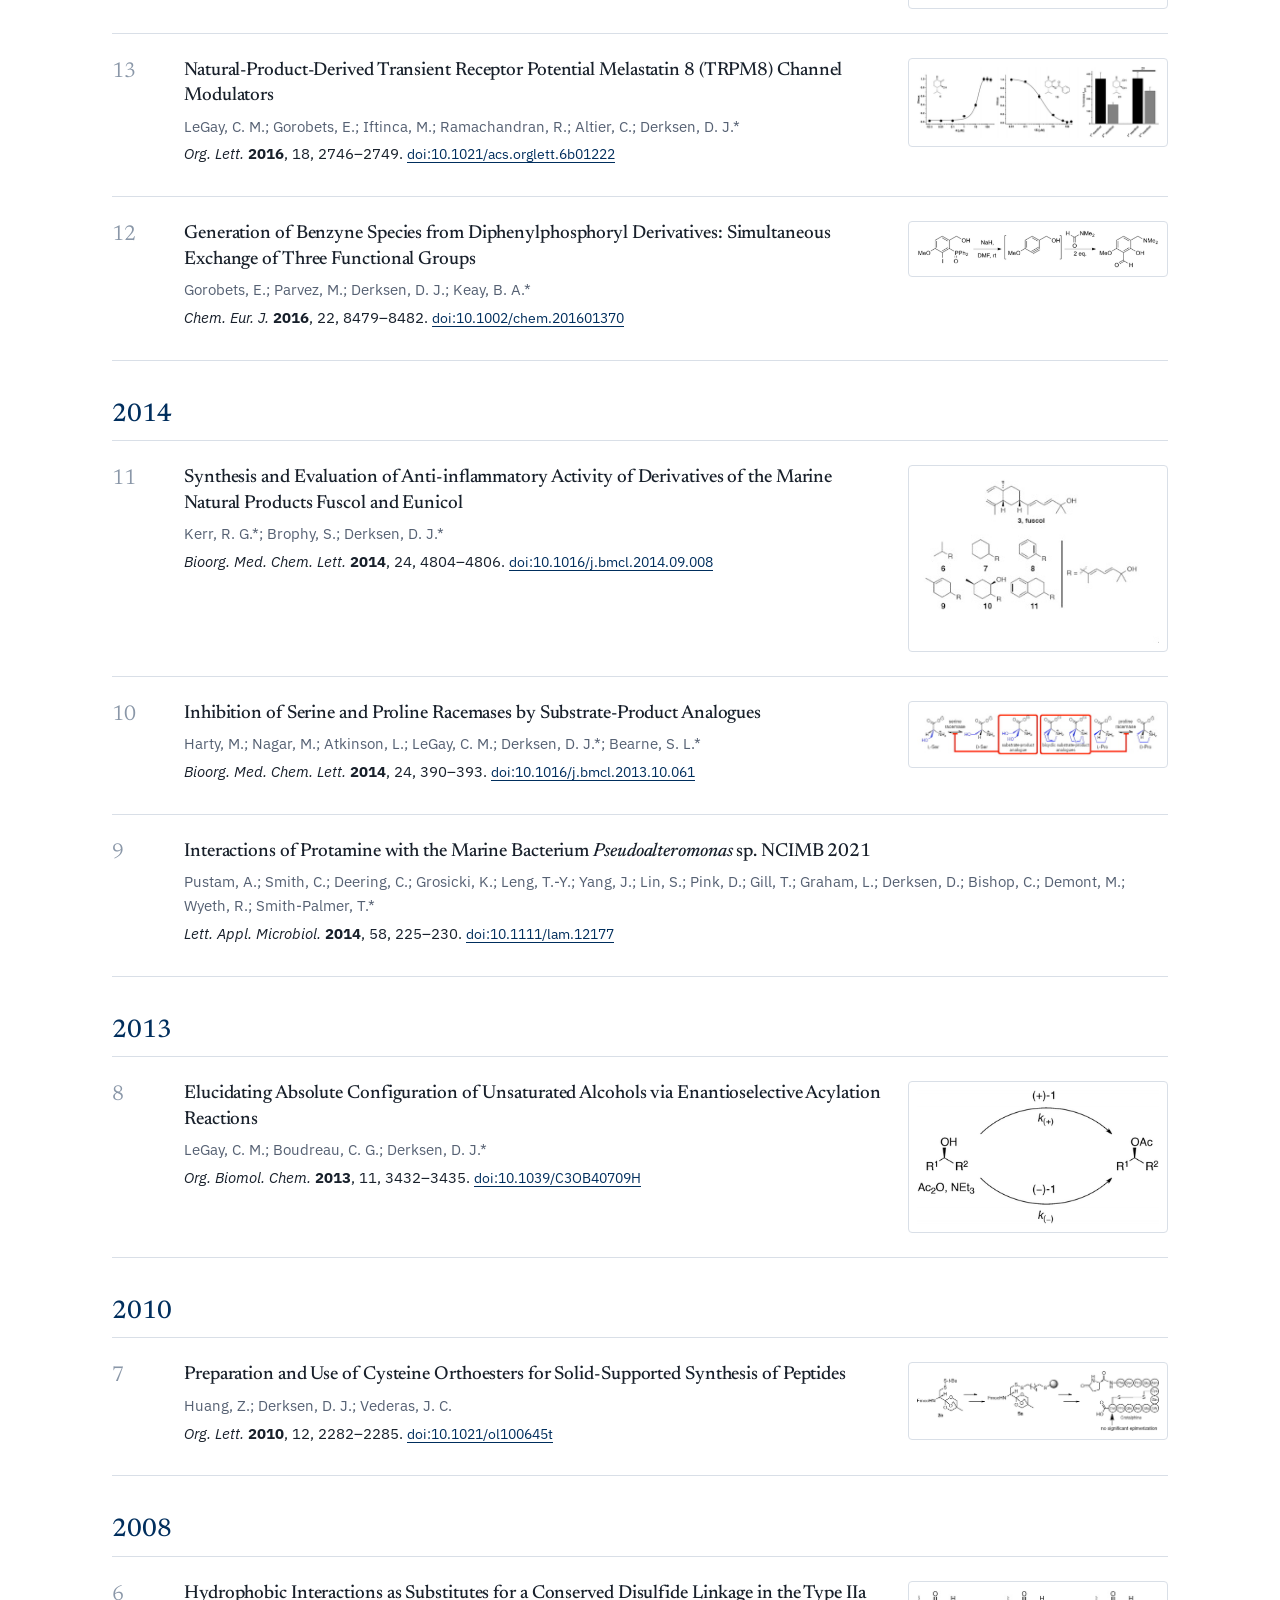
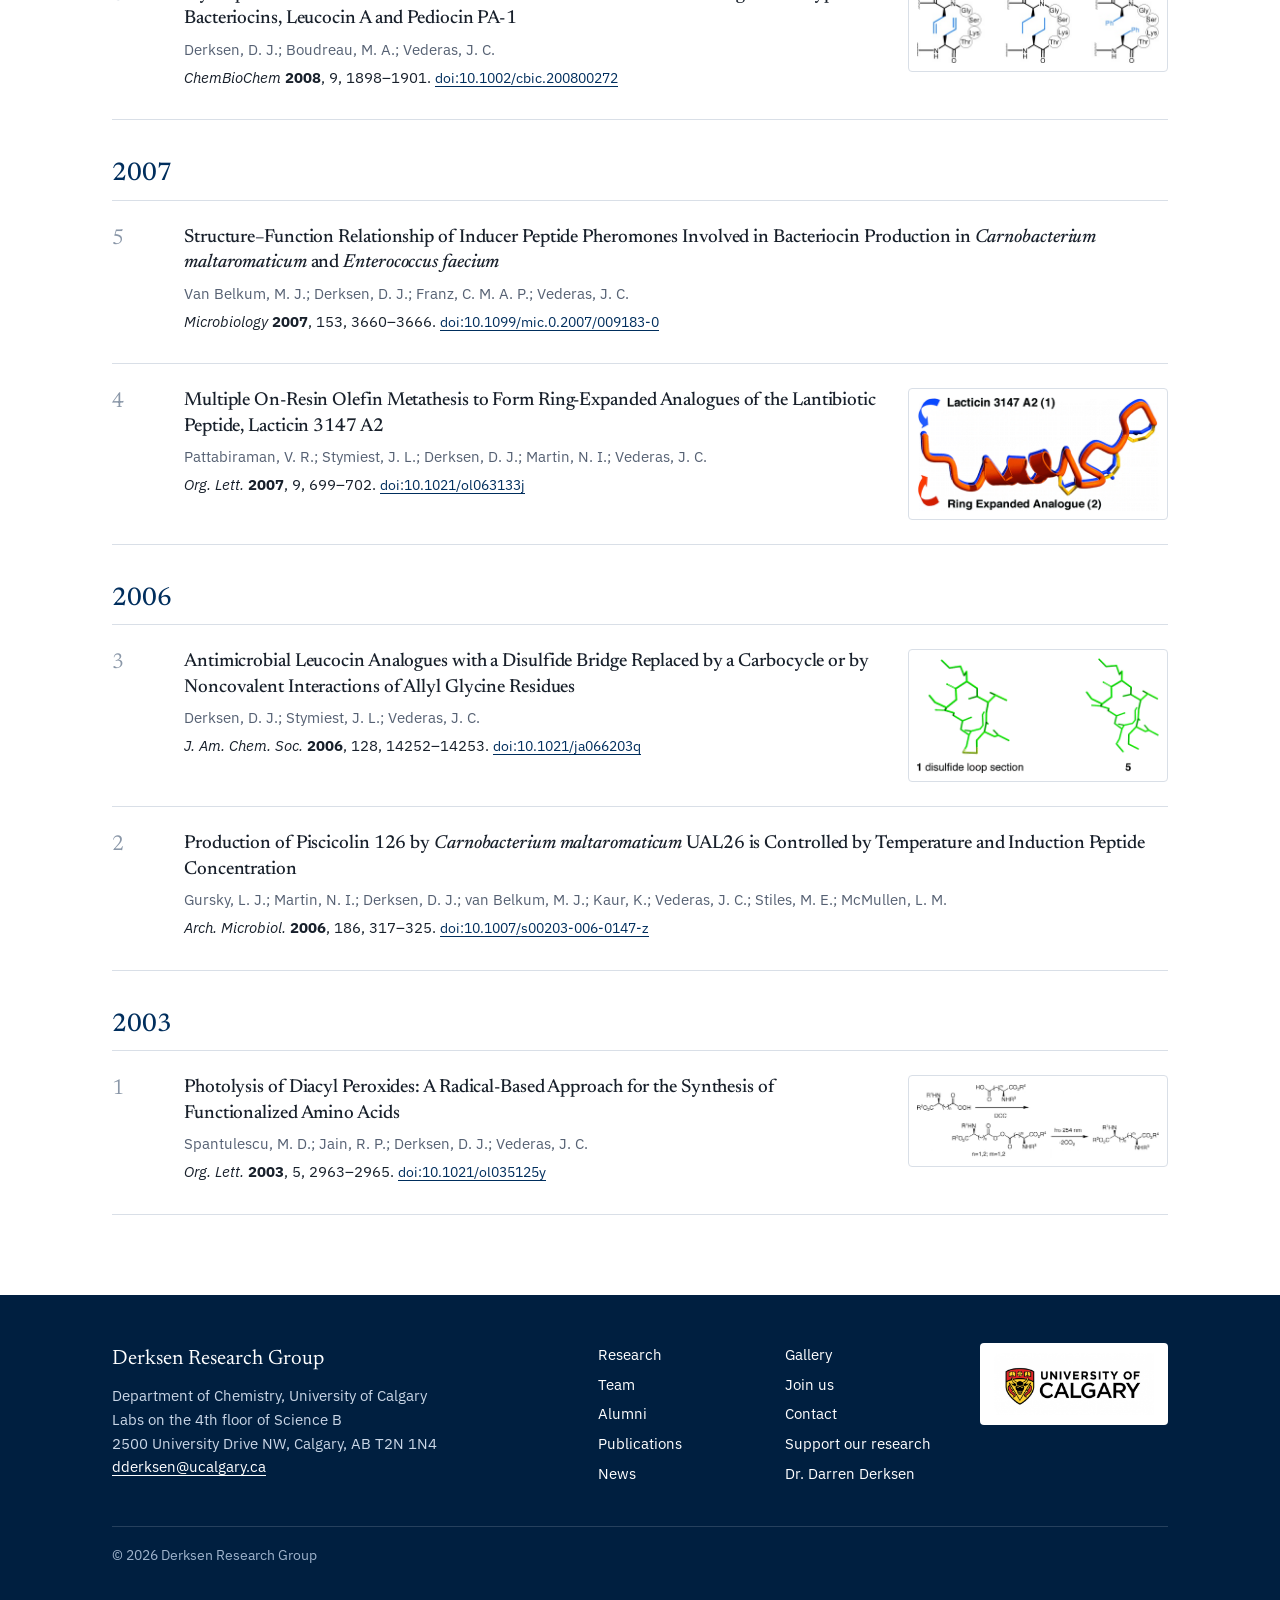
<file: publications.html>
<!doctype html>
<html lang="en">
<head>
<meta charset="utf-8">
<meta name="viewport" content="width=device-width, initial-scale=1">
<title>Publications | Derksen Research Group</title>
<meta name="description" content="Publications from the Derksen Research Group, University of Calgary.">
<meta property="og:title" content="Publications | Derksen Research Group">
<meta property="og:description" content="Publications from the Derksen Research Group, University of Calgary.">
<meta property="og:image" content="img/group-hero.jpg">
<link rel="icon" href="favicon.svg" type="image/svg+xml">
<link rel="preconnect" href="https://fonts.googleapis.com">
<link rel="preconnect" href="https://fonts.gstatic.com" crossorigin>
<link href="https://fonts.googleapis.com/css2?family=IBM+Plex+Sans:wght@400;500;600&family=Newsreader:opsz,wght@6..72,400;6..72,500;6..72,600&display=swap" rel="stylesheet">
<link rel="stylesheet" href="css/style.css">
</head>
<body>
<a class="skip-link" href="#main">Skip to content</a>
<header class="site-header">
  <div class="wrap">
    <a class="wordmark" href="index.html">
      <span class="wordmark-name">Derksen Research Group</span>
      <span class="wordmark-sub">Department of Chemistry, University of Calgary</span>
    </a>
    <button class="nav-toggle" aria-expanded="false" aria-controls="site-nav">Menu</button>
    <nav class="site-nav" id="site-nav" aria-label="Main">
      <ul>
        <li><a href="research.html">Research</a></li>
        <li><a href="our-team.html">Team</a></li>
        <li><a href="alumni.html">Alumni</a></li>
        <li><a href="publications.html" aria-current="page">Publications</a></li>
        <li><a href="news.html">News</a></li>
        <li><a href="group-photos.html">Gallery</a></li>
        <li><a href="positions.html">Join us</a></li>
        <li><a href="contact-us.html">Contact</a></li>
      </ul>
    </nav>
  </div>
</header>
<main id="main">
<section class="page-head">
  <div class="wrap">
    <h1>Publications</h1>
    <p>Papers from the Derksen group, newest first.</p>
  </div>
</section>
<div class="section">
  <div class="wrap">
  <nav aria-label="Jump to year"><ul class="year-nav">
    <li><a href="#y2025">2025</a></li>
    <li><a href="#y2024">2024</a></li>
    <li><a href="#y2023">2023</a></li>
    <li><a href="#y2022">2022</a></li>
    <li><a href="#y2021">2021</a></li>
    <li><a href="#y2020">2020</a></li>
    <li><a href="#y2019">2019</a></li>
    <li><a href="#y2018">2018</a></li>
    <li><a href="#y2017">2017</a></li>
    <li><a href="#y2016">2016</a></li>
    <li><a href="#y2014">2014</a></li>
    <li><a href="#y2013">2013</a></li>
    <li><a href="#y2010">2010</a></li>
    <li><a href="#y2008">2008</a></li>
    <li><a href="#y2007">2007</a></li>
    <li><a href="#y2006">2006</a></li>
    <li><a href="#y2003">2003</a></li>
  </ul></nav>
<section class="year" id="y2025">
  <h2>2025</h2>
  <ol class="pubs">
  <li class="pub no-fig">
    <span class="num">33</span>
    <div>
      <h3>A Problem-Based Introduction to Machine Learning in the Undergraduate Organic Chemistry Laboratory: Prediction of Diels–Alder Reaction Rates</h3>
      <p class="authors">Tran, R.; Brunskill, V.; Musgrove, A.; Sutherland, T. C.; Derksen, D. J.</p>
      <p class="cite"><i>J. Chem. Educ.</i> <b>2025</b>, 102, 3443–3451. <a class="doi" href="https://doi.org/10.1021/acs.jchemed.5c00313">doi:10.1021/acs.jchemed.5c00313</a></p>
    </div>
  </li>
  <li class="pub no-fig">
    <span class="num">32</span>
    <div>
      <h3>Development of Electronically Tuneable N-Heterocyclic Borates</h3>
      <p class="authors">Huerfano, I. J.; Gorobets, E.; Zhou, W.; Piers, W. E.; Van Humbeck, J. F.; Derksen, D. J.</p>
      <p class="cite"><i>Chem. Commun.</i> <b>2025</b>, 61, 10610–10613. <a class="doi" href="https://doi.org/10.1039/D5CC01578B">doi:10.1039/D5CC01578B</a></p>
    </div>
  </li>
  </ol>
</section>
<section class="year" id="y2024">
  <h2>2024</h2>
  <ol class="pubs">
  <li class="pub no-fig">
    <span class="num">31</span>
    <div>
      <h3>Development of Tetrahydroquinoline-Based Inhibitors for Chronic Pain</h3>
      <p class="authors">Patel, K. V.; Gadotti, V. M.; Garcia-Caballero, A.; Antunes, F. T. T.; Ali, M. Y.; Zamponi, G. W.; Derksen, D. J.</p>
      <p class="cite"><i>ACS Chem. Neurosci.</i> <b>2024</b>. <a class="doi" href="https://doi.org/10.1021/acschemneuro.4c00316">doi:10.1021/acschemneuro.4c00316</a></p>
    </div>
  </li>
  <li class="pub no-fig">
    <span class="num">30</span>
    <div>
      <h3>Pannexin-1 Channel Inhibition Alleviates Opioid Withdrawal in Rodents by Modulating Locus Coeruleus to Spinal Cord Circuitry</h3>
      <p class="authors">Kwok, C. H. T.; Harding, E. K.; Burma, N. E.; Markovic, T.; Massaly, N.; Van Den Hoogen, N. J.; Stokes-Heck, S.; Gambeta, E.; Komarek, K.; Yoon, H. J.; Navis, K. E.; McAllister, B. B.; Canet-Pons, J.; Fan, C.; Dalgarno, R.; Gorobets, E.; Papatzimas, J. W.; Zhang, Z.; Kohro, Y.; Anderson, C. L.; Thompson, R. J.; Derksen, D. J.; Morón, J. A.; Zamponi, G. W.; Trang, T.</p>
      <p class="cite"><i>Nat. Commun.</i> <b>2024</b>, 15, 6264. <a class="doi" href="https://doi.org/10.1038/s41467-024-50657-7">doi:10.1038/s41467-024-50657-7</a></p>
    </div>
  </li>
  <li class="pub no-fig">
    <span class="num">29</span>
    <div>
      <h3>Leveraging Pyrazolium Ylide Reactivity to Access Indolizine and 1,2-Dihydropyrimidine Derivatives</h3>
      <p class="authors">Tran, R.; Brownsey, D. K.; O’Sullivan, L.; Brandow, C. M. J.; Chang, E. S.; Zhou, W.; Patel, K. V.; Gorobets, E.; Derksen, D. J.</p>
      <p class="cite"><i>Chem. Eur. J.</i> <b>2024</b>, 30, e202400421. <a class="doi" href="https://doi.org/10.1002/chem.202400421">doi:10.1002/chem.202400421</a></p>
    </div>
  </li>
  </ol>
</section>
<section class="year" id="y2023">
  <h2>2023</h2>
  <ol class="pubs">
  <li class="pub no-fig">
    <span class="num">28</span>
    <div>
      <h3>Utilising the Intrinsic Fluorescence of Pomalidomide for Imaging Applications</h3>
      <p class="authors">Brownsey, D. K.; Gafuik, C. J.; Kim, D.-S.; O’Sullivan, L.; Gorobets, E.; Krukowski, S.; Turk, M.; Jenne, C. N.; Mahoney, D. J.; Derksen, D. J.</p>
      <p class="cite"><i>Chem. Commun.</i> <b>2023</b>, 59, 14532–14535. <a class="doi" href="https://doi.org/10.1039/D3CC04314B">doi:10.1039/D3CC04314B</a></p>
      <p class="note">Part of the 2023 Pioneering Investigators themed collection.</p>
    </div>
  </li>
  <li class="pub no-fig">
    <span class="num">27</span>
    <div>
      <h3>macroH2A2 Antagonizes Epigenetic Programs of Stemness in Glioblastoma</h3>
      <p class="authors">Nikolic, A.; Maule, F.; Bobyn, A.; Ellestad, K.; Paik, S.; Marhon, S. A.; Mehdipour, P.; Lun, X.; Chen, H.-M.; Mallard, C.; Hay, A. J.; Johnston, M. J.; Gafuik, C. J.; Zemp, F. J.; Shen, Y.; Ninkovic, N.; Osz, K.; Labit, E.; Berger, N. D.; Brownsey, D. K.; Kelly, J. J.; Biernaskie, J.; Dirks, P. B.; Derksen, D. J.; Jones, S. J. M.; Senger, D. L.; Chan, J. A.; Mahoney, D. J.; De Carvalho, D. D.; Gallo, M.</p>
      <p class="cite"><i>Nat. Commun.</i> <b>2023</b>, 14, 3062. <a class="doi" href="https://doi.org/10.1038/s41467-023-38919-2">doi:10.1038/s41467-023-38919-2</a></p>
    </div>
  </li>
  </ol>
</section>
<section class="year" id="y2022">
  <h2>2022</h2>
  <ol class="pubs">
  <li class="pub no-fig">
    <span class="num">26</span>
    <div>
      <h3>Identification of Ligand Linkage Vectors for the Development of p300/CBP Degraders</h3>
      <p class="authors">Brownsey, D. K.; Rowley, B. C.; Gorobets, E.; Mihara, K.; Maity, R.; Papatzimas, J. W.; Gelfand, B. S.; Hollenberg, M. D.; Bahlis, N. J.; Derksen, D. J.*</p>
      <p class="cite"><i>RSC Med. Chem.</i> <b>2022</b>, 13, 726–730. <a class="doi" href="https://doi.org/10.1039/D1MD00070E">doi:10.1039/D1MD00070E</a></p>
      <p class="note">Part of the Emerging Investigators themed collection.</p>
    </div>
  </li>
  <li class="pub">
    <span class="num">25</span>
    <div>
      <h3>A Vinylogous Norrish Reaction as a Strategy for Light-Mediated Ring Expansion</h3>
      <p class="authors">Gorobets, E.; Papatzimas, J. W.; Dourado, J.; Yousefalizadeh, G.; Lee, J.; Brownsey, D. K.; Stamplecoskie, K.*; Davis, R.*; Derksen, D. J.*</p>
      <p class="cite"><i>Chem. Commun.</i> <b>2022</b>, 58, 2910–2913. <a class="doi" href="https://doi.org/10.1039/D2CC00513A">doi:10.1039/D2CC00513A</a></p>
    </div>
    <figure><img src="img/pubs/pub-25.jpg" alt="Graphical abstract for publication 25" loading="lazy"></figure>
  </li>
  <li class="pub">
    <span class="num">24</span>
    <div>
      <h3>Regioselective Synthesis of C3-Hydroxyarylated Pyrazoles</h3>
      <p class="authors">O’Sullivan, L.; Patel, K. V.; Rowley, B. C.; Brownsey, D. K.; Gorobets, E.; Gelfand, B. S.; Van Humbeck, J. F.; Derksen, D. J.*</p>
      <p class="cite"><i>J. Org. Chem.</i> <b>2022</b>, 87, 846–854. <a class="doi" href="https://doi.org/10.1021/acs.joc.1c02518">doi:10.1021/acs.joc.1c02518</a></p>
    </div>
    <figure><img src="img/pubs/pub-24.png" alt="Graphical abstract for publication 24" loading="lazy"></figure>
  </li>
  </ol>
</section>
<section class="year" id="y2021">
  <h2>2021</h2>
  <ol class="pubs">
  <li class="pub no-fig">
    <span class="num">23</span>
    <div>
      <h3>Metformin Prevents Hyperglycemia-Associated, Oxidative Stress-Induced Vascular Endothelial Dysfunction: Essential Role for the Orphan Nuclear Receptor Human Nuclear Receptor 4A1 (Nur77)</h3>
      <p class="authors">Pulakazhi Venu, V. K.; Saifeddine, M.; Mihara, K.; Faiza, M.; Gorobets, E.; Flewelling, A. J.; Derksen, D. J.; Hirota, S. A.; Marei, I.; Al-Majid, D.; Motahhary, M.; Ding, H.; Triggle, C. R.; Hollenberg, M. D.</p>
      <p class="cite"><i>Mol. Pharmacol.</i> <b>2021</b>, 100, 428–455. <a class="doi" href="https://doi.org/10.1124/molpharm.120.000148">doi:10.1124/molpharm.120.000148</a></p>
    </div>
  </li>
  <li class="pub">
    <span class="num">22</span>
    <div>
      <h3>Rapid Synthesis of Pomalidomide-Conjugates for the Development of Protein Degrader Libraries</h3>
      <p class="authors">Brownsey, D. K.; Rowley, B. C.; Gorobets, E.; Gelfand, B. S.; Derksen, D. J.*</p>
      <p class="cite"><i>Chem. Sci.</i> <b>2021</b>, 12, 4519–4525. <a class="doi" href="https://doi.org/10.1039/D0SC05442A">doi:10.1039/D0SC05442A</a></p>
    </div>
    <figure><img src="img/pubs/pub-22.png" alt="Graphical abstract for publication 22" loading="lazy"></figure>
  </li>
  <li class="pub no-fig">
    <span class="num">21</span>
    <div>
      <h3>ADAM Protease Inhibition Overcomes Resistance of Breast Cancer Stem-Like Cells to γδ T Cell Immunotherapy</h3>
      <p class="authors">Dutta, I.; Dieters-Castator, D.; Papatzimas, J. W.; Medina, A.; Schueler, J.; Derksen, D. J.; Lajoie, G.; Postovit, L.-M.; Siegers, G. M.*</p>
      <p class="cite"><i>Cancer Lett.</i> <b>2021</b>, 496, 156–168. <a class="doi" href="https://doi.org/10.1016/j.canlet.2020.10.013">doi:10.1016/j.canlet.2020.10.013</a></p>
    </div>
  </li>
  </ol>
</section>
<section class="year" id="y2020">
  <h2>2020</h2>
  <ol class="pubs">
  <li class="pub">
    <span class="num">20</span>
    <div>
      <h3>Pannexin 1 Channels as a Therapeutic Target: Structure, Inhibition, and Outlook</h3>
      <p class="authors">Navis, K. E.; Fan, C. Y.; Trang, T.; Thompson, R. J.; Derksen, D. J.*</p>
      <p class="cite"><i>ACS Chem. Neurosci.</i> <b>2020</b>, 11, 2163–2172. <a class="doi" href="https://doi.org/10.1021/acschemneuro.0c00333">doi:10.1021/acschemneuro.0c00333</a></p>
    </div>
    <figure><img src="img/pubs/pub-20.jpg" alt="Graphical abstract for publication 20" loading="lazy"></figure>
  </li>
  </ol>
</section>
<section class="year" id="y2019">
  <h2>2019</h2>
  <ol class="pubs">
  <li class="pub">
    <span class="num">19</span>
    <div>
      <h3>From Inhibition to Degradation: Targeting the Anti-Apoptotic Protein Myeloid Cell Leukemia 1 (MCL1)</h3>
      <p class="authors">Papatzimas, J. W.; Gorobets, E.; Maity, R.; Muniyat, M. I.; MacCallum, J. L.; Neri, P.; Bahlis, N. J.*; Derksen, D. J.*</p>
      <p class="cite"><i>J. Med. Chem.</i> <b>2019</b>, 62, 5522–5540. <a class="doi" href="https://doi.org/10.1021/acs.jmedchem.9b00455">doi:10.1021/acs.jmedchem.9b00455</a></p>
      <p class="note">Highlighted in <i>Cancer Discovery</i> (News in Depth): “Targeting MCL1, Companies Aim to Unblock Apoptosis” by Elie Dolgin, PhD. <a href="https://doi.org/10.1158/2159-8290.CD-ND2019-002">doi:10.1158/2159-8290.CD-ND2019-002</a></p>
    </div>
    <figure><img src="img/pubs/pub-19.png" alt="Graphical abstract for publication 19" loading="lazy"></figure>
  </li>
  </ol>
</section>
<section class="year" id="y2018">
  <h2>2018</h2>
  <ol class="pubs">
  <li class="pub">
    <span class="num">18</span>
    <div>
      <h3>Beyond Geminal Diesters: Increasing the Scope of Metal-Mediated Vinylcyclopropane Annulations While Decreasing Pre-activation</h3>
      <p class="authors">Brownsey, D. K.; Gorobets, E.; Derksen, D. J.*</p>
      <p class="cite"><i>Org. Biomol. Chem.</i> <b>2018</b>, 16, 3506–3523. <a class="doi" href="https://doi.org/10.1039/C8OB00593A">doi:10.1039/C8OB00593A</a></p>
    </div>
    <figure><img src="img/pubs/pub-18.png" alt="Graphical abstract for publication 18" loading="lazy"></figure>
  </li>
  </ol>
</section>
<section class="year" id="y2017">
  <h2>2017</h2>
  <ol class="pubs">
  <li class="pub">
    <span class="num">17</span>
    <div>
      <h3>Structure–Activity Relationship (SAR) Studies of Transient Receptor Potential (TRP) Channel Modulators</h3>
      <p class="authors">LeGay, C. M.; Derksen, D. J.*</p>
      <p class="cite">In <i>2017 Medicinal Chemistry Reviews</i>; Bronson, J. J., Ed.; Medicinal Chemistry Division of the American Chemical Society: Washington, DC, <b>2017</b>; Vol. 52, pp 443–463. </p>
    </div>
    <figure><img src="img/pubs/pub-17.png" alt="Graphical abstract for publication 17" loading="lazy"></figure>
  </li>
  <li class="pub no-fig">
    <span class="num">16</span>
    <div>
      <h3>A General Strategy for the Preparation of Thalidomide-Conjugate Linkers</h3>
      <p class="authors">Papatzimas, J. W.; Gorobets, E.; Brownsey, D. K.; Maity, R.; Bahlis, N. J.; Derksen, D. J.*</p>
      <p class="cite"><i>Synlett</i> <b>2017</b>, 28, 2881–2885. <a class="doi" href="https://doi.org/10.1055/s-0036-1588539">doi:10.1055/s-0036-1588539</a></p>
      <p class="note">Invited manuscript for a special issue dedicated to Professor Victor Snieckus.</p>
    </div>
  </li>
  <li class="pub">
    <span class="num">15</span>
    <div>
      <h3>Divergent Photocyclization/1,4-Sigmatropic Rearrangements for the Synthesis of Sesquiterpenoid Derivatives</h3>
      <p class="authors">Gorobets, E.; Wong, N. E.; Paton, R. S.; Derksen, D. J.*</p>
      <p class="cite"><i>Org. Lett.</i> <b>2017</b>, 19, 484–487. <a class="doi" href="https://doi.org/10.1021/acs.orglett.6b03635">doi:10.1021/acs.orglett.6b03635</a></p>
    </div>
    <figure><img src="img/pubs/pub-15.png" alt="Graphical abstract for publication 15" loading="lazy"></figure>
  </li>
  </ol>
</section>
<section class="year" id="y2016">
  <h2>2016</h2>
  <ol class="pubs">
  <li class="pub">
    <span class="num">14</span>
    <div>
      <h3>Thiaporphyrin-Mediated Photocatalysis Using Red Light</h3>
      <p class="authors">Lee, J.; Papatzimas, J. W.; Bromby, A. D.; Gorobets, E.; Derksen, D. J.*</p>
      <p class="cite"><i>RSC Adv.</i> <b>2016</b>, 6, 59269–59272. <a class="doi" href="https://doi.org/10.1039/C6RA11374E">doi:10.1039/C6RA11374E</a></p>
    </div>
    <figure><img src="img/pubs/pub-14.png" alt="Graphical abstract for publication 14" loading="lazy"></figure>
  </li>
  <li class="pub">
    <span class="num">13</span>
    <div>
      <h3>Natural-Product-Derived Transient Receptor Potential Melastatin 8 (TRPM8) Channel Modulators</h3>
      <p class="authors">LeGay, C. M.; Gorobets, E.; Iftinca, M.; Ramachandran, R.; Altier, C.; Derksen, D. J.*</p>
      <p class="cite"><i>Org. Lett.</i> <b>2016</b>, 18, 2746–2749. <a class="doi" href="https://doi.org/10.1021/acs.orglett.6b01222">doi:10.1021/acs.orglett.6b01222</a></p>
    </div>
    <figure><img src="img/pubs/pub-13.png" alt="Graphical abstract for publication 13" loading="lazy"></figure>
  </li>
  <li class="pub">
    <span class="num">12</span>
    <div>
      <h3>Generation of Benzyne Species from Diphenylphosphoryl Derivatives: Simultaneous Exchange of Three Functional Groups</h3>
      <p class="authors">Gorobets, E.; Parvez, M.; Derksen, D. J.; Keay, B. A.*</p>
      <p class="cite"><i>Chem. Eur. J.</i> <b>2016</b>, 22, 8479–8482. <a class="doi" href="https://doi.org/10.1002/chem.201601370">doi:10.1002/chem.201601370</a></p>
    </div>
    <figure><img src="img/pubs/pub-12.png" alt="Graphical abstract for publication 12" loading="lazy"></figure>
  </li>
  </ol>
</section>
<section class="year" id="y2014">
  <h2>2014</h2>
  <ol class="pubs">
  <li class="pub">
    <span class="num">11</span>
    <div>
      <h3>Synthesis and Evaluation of Anti-inflammatory Activity of Derivatives of the Marine Natural Products Fuscol and Eunicol</h3>
      <p class="authors">Kerr, R. G.*; Brophy, S.; Derksen, D. J.*</p>
      <p class="cite"><i>Bioorg. Med. Chem. Lett.</i> <b>2014</b>, 24, 4804–4806. <a class="doi" href="https://doi.org/10.1016/j.bmcl.2014.09.008">doi:10.1016/j.bmcl.2014.09.008</a></p>
    </div>
    <figure><img src="img/pubs/pub-11.png" alt="Graphical abstract for publication 11" loading="lazy"></figure>
  </li>
  <li class="pub">
    <span class="num">10</span>
    <div>
      <h3>Inhibition of Serine and Proline Racemases by Substrate-Product Analogues</h3>
      <p class="authors">Harty, M.; Nagar, M.; Atkinson, L.; LeGay, C. M.; Derksen, D. J.*; Bearne, S. L.*</p>
      <p class="cite"><i>Bioorg. Med. Chem. Lett.</i> <b>2014</b>, 24, 390–393. <a class="doi" href="https://doi.org/10.1016/j.bmcl.2013.10.061">doi:10.1016/j.bmcl.2013.10.061</a></p>
    </div>
    <figure><img src="img/pubs/pub-10.png" alt="Graphical abstract for publication 10" loading="lazy"></figure>
  </li>
  <li class="pub no-fig">
    <span class="num">9</span>
    <div>
      <h3>Interactions of Protamine with the Marine Bacterium <i>Pseudoalteromonas</i> sp. NCIMB 2021</h3>
      <p class="authors">Pustam, A.; Smith, C.; Deering, C.; Grosicki, K.; Leng, T.-Y.; Yang, J.; Lin, S.; Pink, D.; Gill, T.; Graham, L.; Derksen, D.; Bishop, C.; Demont, M.; Wyeth, R.; Smith-Palmer, T.*</p>
      <p class="cite"><i>Lett. Appl. Microbiol.</i> <b>2014</b>, 58, 225–230. <a class="doi" href="https://doi.org/10.1111/lam.12177">doi:10.1111/lam.12177</a></p>
    </div>
  </li>
  </ol>
</section>
<section class="year" id="y2013">
  <h2>2013</h2>
  <ol class="pubs">
  <li class="pub">
    <span class="num">8</span>
    <div>
      <h3>Elucidating Absolute Configuration of Unsaturated Alcohols via Enantioselective Acylation Reactions</h3>
      <p class="authors">LeGay, C. M.; Boudreau, C. G.; Derksen, D. J.*</p>
      <p class="cite"><i>Org. Biomol. Chem.</i> <b>2013</b>, 11, 3432–3435. <a class="doi" href="https://doi.org/10.1039/C3OB40709H">doi:10.1039/C3OB40709H</a></p>
    </div>
    <figure><img src="img/pubs/pub-08.png" alt="Graphical abstract for publication 8" loading="lazy"></figure>
  </li>
  </ol>
</section>
<section class="year" id="y2010">
  <h2>2010</h2>
  <ol class="pubs">
  <li class="pub">
    <span class="num">7</span>
    <div>
      <h3>Preparation and Use of Cysteine Orthoesters for Solid-Supported Synthesis of Peptides</h3>
      <p class="authors">Huang, Z.; Derksen, D. J.; Vederas, J. C.</p>
      <p class="cite"><i>Org. Lett.</i> <b>2010</b>, 12, 2282–2285. <a class="doi" href="https://doi.org/10.1021/ol100645t">doi:10.1021/ol100645t</a></p>
    </div>
    <figure><img src="img/pubs/pub-07.png" alt="Graphical abstract for publication 7" loading="lazy"></figure>
  </li>
  </ol>
</section>
<section class="year" id="y2008">
  <h2>2008</h2>
  <ol class="pubs">
  <li class="pub">
    <span class="num">6</span>
    <div>
      <h3>Hydrophobic Interactions as Substitutes for a Conserved Disulfide Linkage in the Type IIa Bacteriocins, Leucocin A and Pediocin PA-1</h3>
      <p class="authors">Derksen, D. J.; Boudreau, M. A.; Vederas, J. C.</p>
      <p class="cite"><i>ChemBioChem</i> <b>2008</b>, 9, 1898–1901. <a class="doi" href="https://doi.org/10.1002/cbic.200800272">doi:10.1002/cbic.200800272</a></p>
    </div>
    <figure><img src="img/pubs/pub-06.png" alt="Graphical abstract for publication 6" loading="lazy"></figure>
  </li>
  </ol>
</section>
<section class="year" id="y2007">
  <h2>2007</h2>
  <ol class="pubs">
  <li class="pub no-fig">
    <span class="num">5</span>
    <div>
      <h3>Structure–Function Relationship of Inducer Peptide Pheromones Involved in Bacteriocin Production in <i>Carnobacterium maltaromaticum</i> and <i>Enterococcus faecium</i></h3>
      <p class="authors">Van Belkum, M. J.; Derksen, D. J.; Franz, C. M. A. P.; Vederas, J. C.</p>
      <p class="cite"><i>Microbiology</i> <b>2007</b>, 153, 3660–3666. <a class="doi" href="https://doi.org/10.1099/mic.0.2007/009183-0">doi:10.1099/mic.0.2007/009183-0</a></p>
    </div>
  </li>
  <li class="pub">
    <span class="num">4</span>
    <div>
      <h3>Multiple On-Resin Olefin Metathesis to Form Ring-Expanded Analogues of the Lantibiotic Peptide, Lacticin 3147 A2</h3>
      <p class="authors">Pattabiraman, V. R.; Stymiest, J. L.; Derksen, D. J.; Martin, N. I.; Vederas, J. C.</p>
      <p class="cite"><i>Org. Lett.</i> <b>2007</b>, 9, 699–702. <a class="doi" href="https://doi.org/10.1021/ol063133j">doi:10.1021/ol063133j</a></p>
    </div>
    <figure><img src="img/pubs/pub-04.png" alt="Graphical abstract for publication 4" loading="lazy"></figure>
  </li>
  </ol>
</section>
<section class="year" id="y2006">
  <h2>2006</h2>
  <ol class="pubs">
  <li class="pub">
    <span class="num">3</span>
    <div>
      <h3>Antimicrobial Leucocin Analogues with a Disulfide Bridge Replaced by a Carbocycle or by Noncovalent Interactions of Allyl Glycine Residues</h3>
      <p class="authors">Derksen, D. J.; Stymiest, J. L.; Vederas, J. C.</p>
      <p class="cite"><i>J. Am. Chem. Soc.</i> <b>2006</b>, 128, 14252–14253. <a class="doi" href="https://doi.org/10.1021/ja066203q">doi:10.1021/ja066203q</a></p>
    </div>
    <figure><img src="img/pubs/pub-03.png" alt="Graphical abstract for publication 3" loading="lazy"></figure>
  </li>
  <li class="pub no-fig">
    <span class="num">2</span>
    <div>
      <h3>Production of Piscicolin 126 by <i>Carnobacterium maltaromaticum</i> UAL26 is Controlled by Temperature and Induction Peptide Concentration</h3>
      <p class="authors">Gursky, L. J.; Martin, N. I.; Derksen, D. J.; van Belkum, M. J.; Kaur, K.; Vederas, J. C.; Stiles, M. E.; McMullen, L. M.</p>
      <p class="cite"><i>Arch. Microbiol.</i> <b>2006</b>, 186, 317–325. <a class="doi" href="https://doi.org/10.1007/s00203-006-0147-z">doi:10.1007/s00203-006-0147-z</a></p>
    </div>
  </li>
  </ol>
</section>
<section class="year" id="y2003">
  <h2>2003</h2>
  <ol class="pubs">
  <li class="pub">
    <span class="num">1</span>
    <div>
      <h3>Photolysis of Diacyl Peroxides: A Radical-Based Approach for the Synthesis of Functionalized Amino Acids</h3>
      <p class="authors">Spantulescu, M. D.; Jain, R. P.; Derksen, D. J.; Vederas, J. C.</p>
      <p class="cite"><i>Org. Lett.</i> <b>2003</b>, 5, 2963–2965. <a class="doi" href="https://doi.org/10.1021/ol035125y">doi:10.1021/ol035125y</a></p>
    </div>
    <figure><img src="img/pubs/pub-01.png" alt="Graphical abstract for publication 1" loading="lazy"></figure>
  </li>
  </ol>
</section>
  </div>
</div>
</main>
<footer class="site-footer">
  <div class="wrap">
    <div class="footer-grid">
      <div>
        <p class="footer-name">Derksen Research Group</p>
        <p>Department of Chemistry, University of Calgary<br>
        Labs on the 4th floor of Science B<br>
        2500 University Drive NW, Calgary, AB T2N 1N4<br>
        <a href="mailto:dderksen@ucalgary.ca">dderksen@ucalgary.ca</a></p>
      </div>
      <nav aria-label="Footer">
        <ul class="footer-links">
          <li><a href="research.html">Research</a></li>
          <li><a href="our-team.html">Team</a></li>
          <li><a href="alumni.html">Alumni</a></li>
          <li><a href="publications.html">Publications</a></li>
          <li><a href="news.html">News</a></li>
          <li><a href="group-photos.html">Gallery</a></li>
          <li><a href="positions.html">Join us</a></li>
          <li><a href="contact-us.html">Contact</a></li>
          <li><a href="support.html">Support our research</a></li>
          <li><a href="darren-derksen.html">Dr. Darren Derksen</a></li>
        </ul>
      </nav>
      <a class="uc-logo" href="https://www.ucalgary.ca/"><img src="img/ucalgary-logo.png" alt="University of Calgary" width="160" height="62"></a>
    </div>
    <p class="footer-base">&copy; 2026 Derksen Research Group</p>
  </div>
</footer>
<script src="js/main.js"></script>
</body>
</html>
</file>
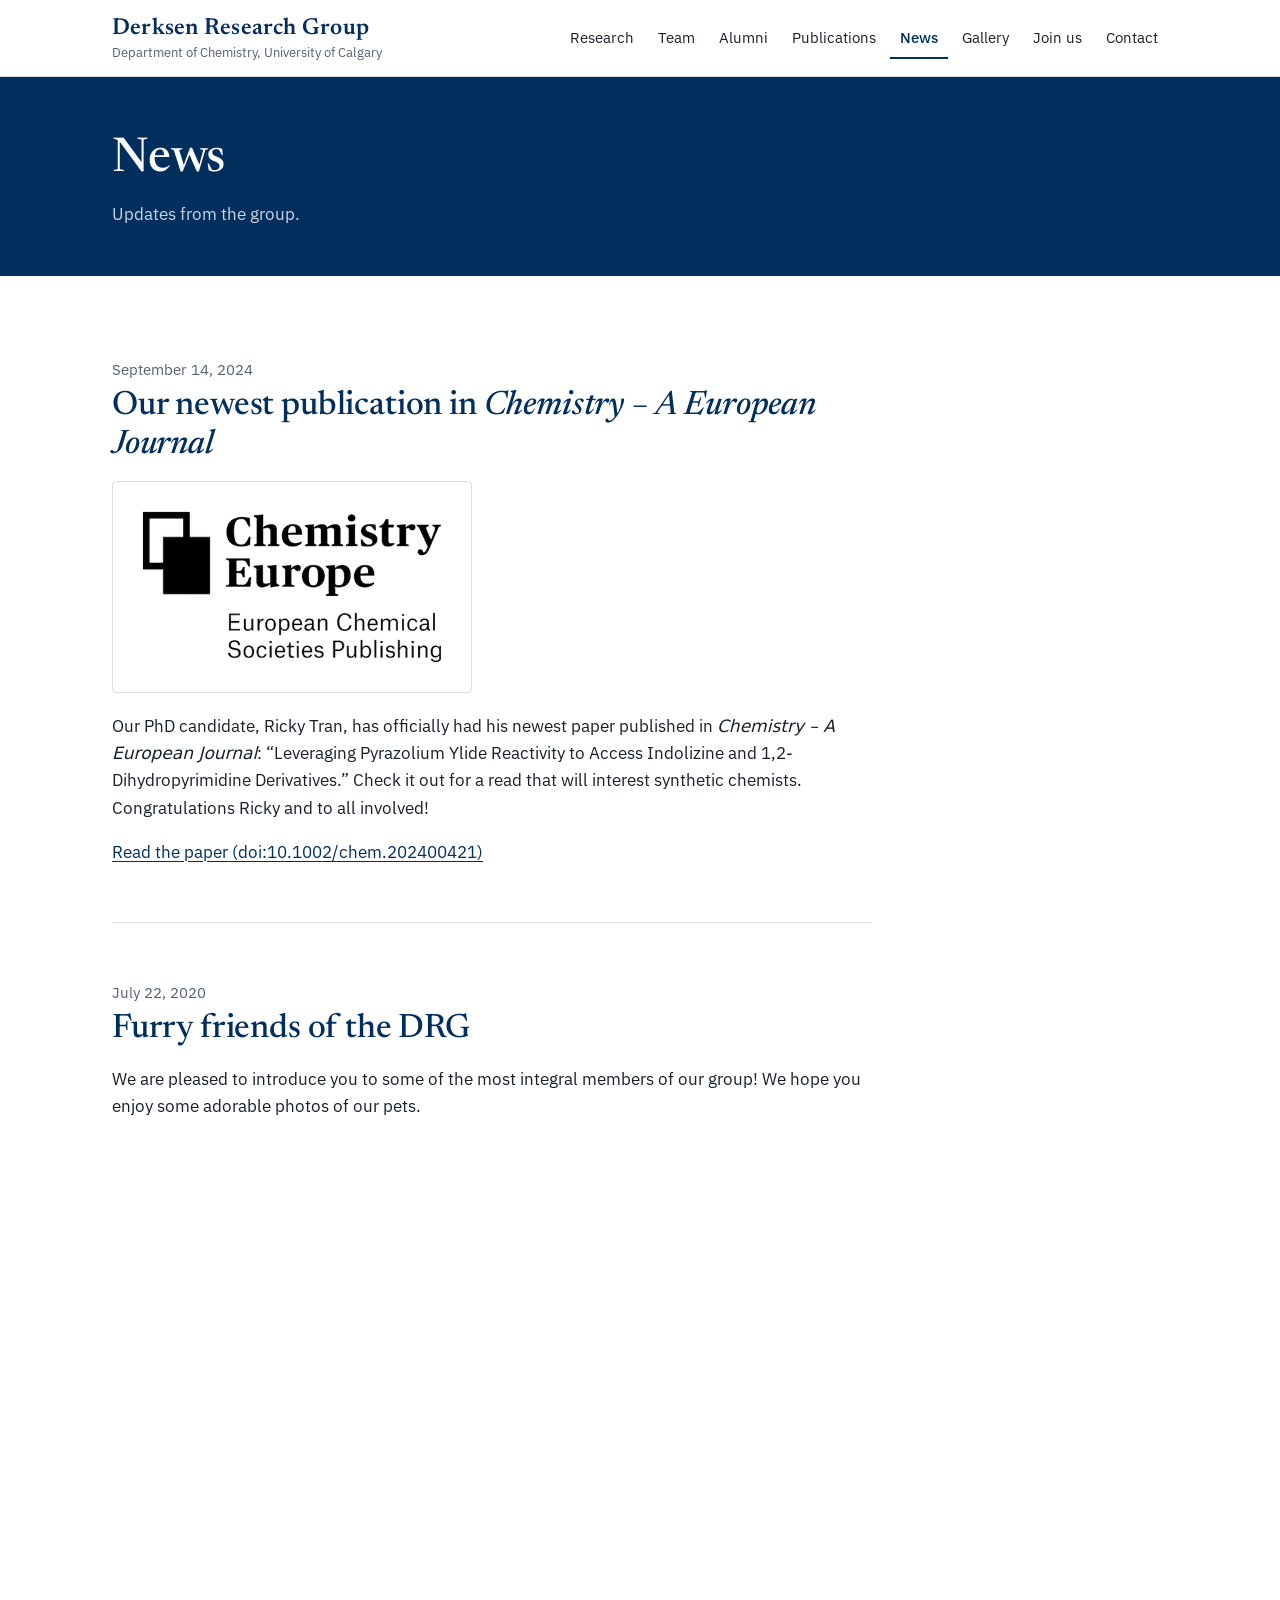
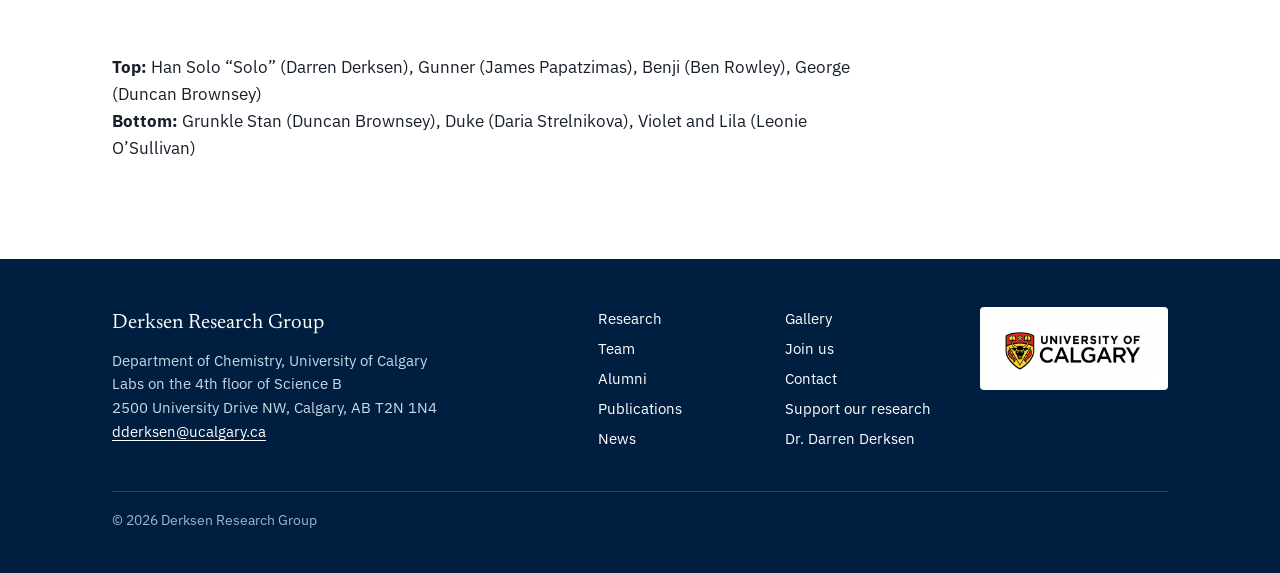
<file: research-blog.html>
<!doctype html><html lang="en"><head><meta charset="utf-8"><title>Moved</title><meta http-equiv="refresh" content="0; url=news.html"><link rel="canonical" href="news.html"></head><body><p>This page has moved to <a href="news.html">news.html</a>.</p></body></html>
</file>
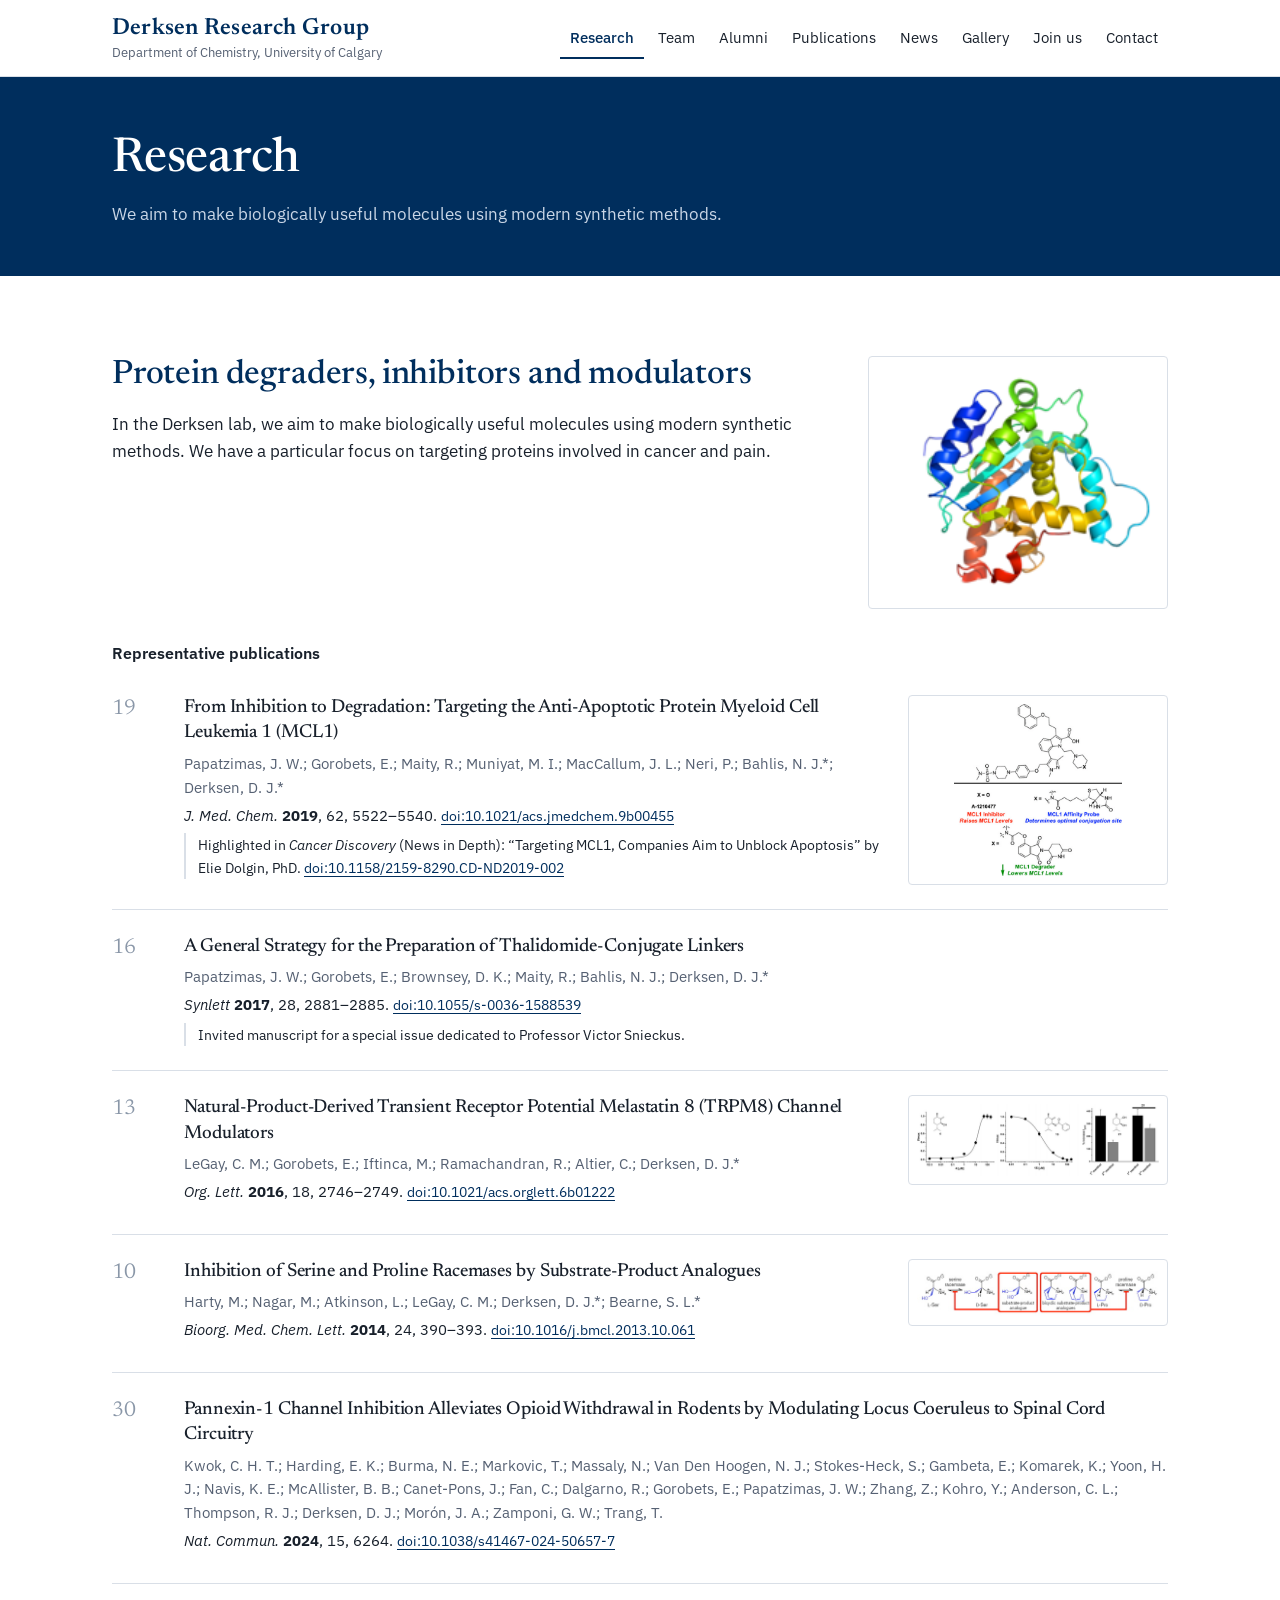
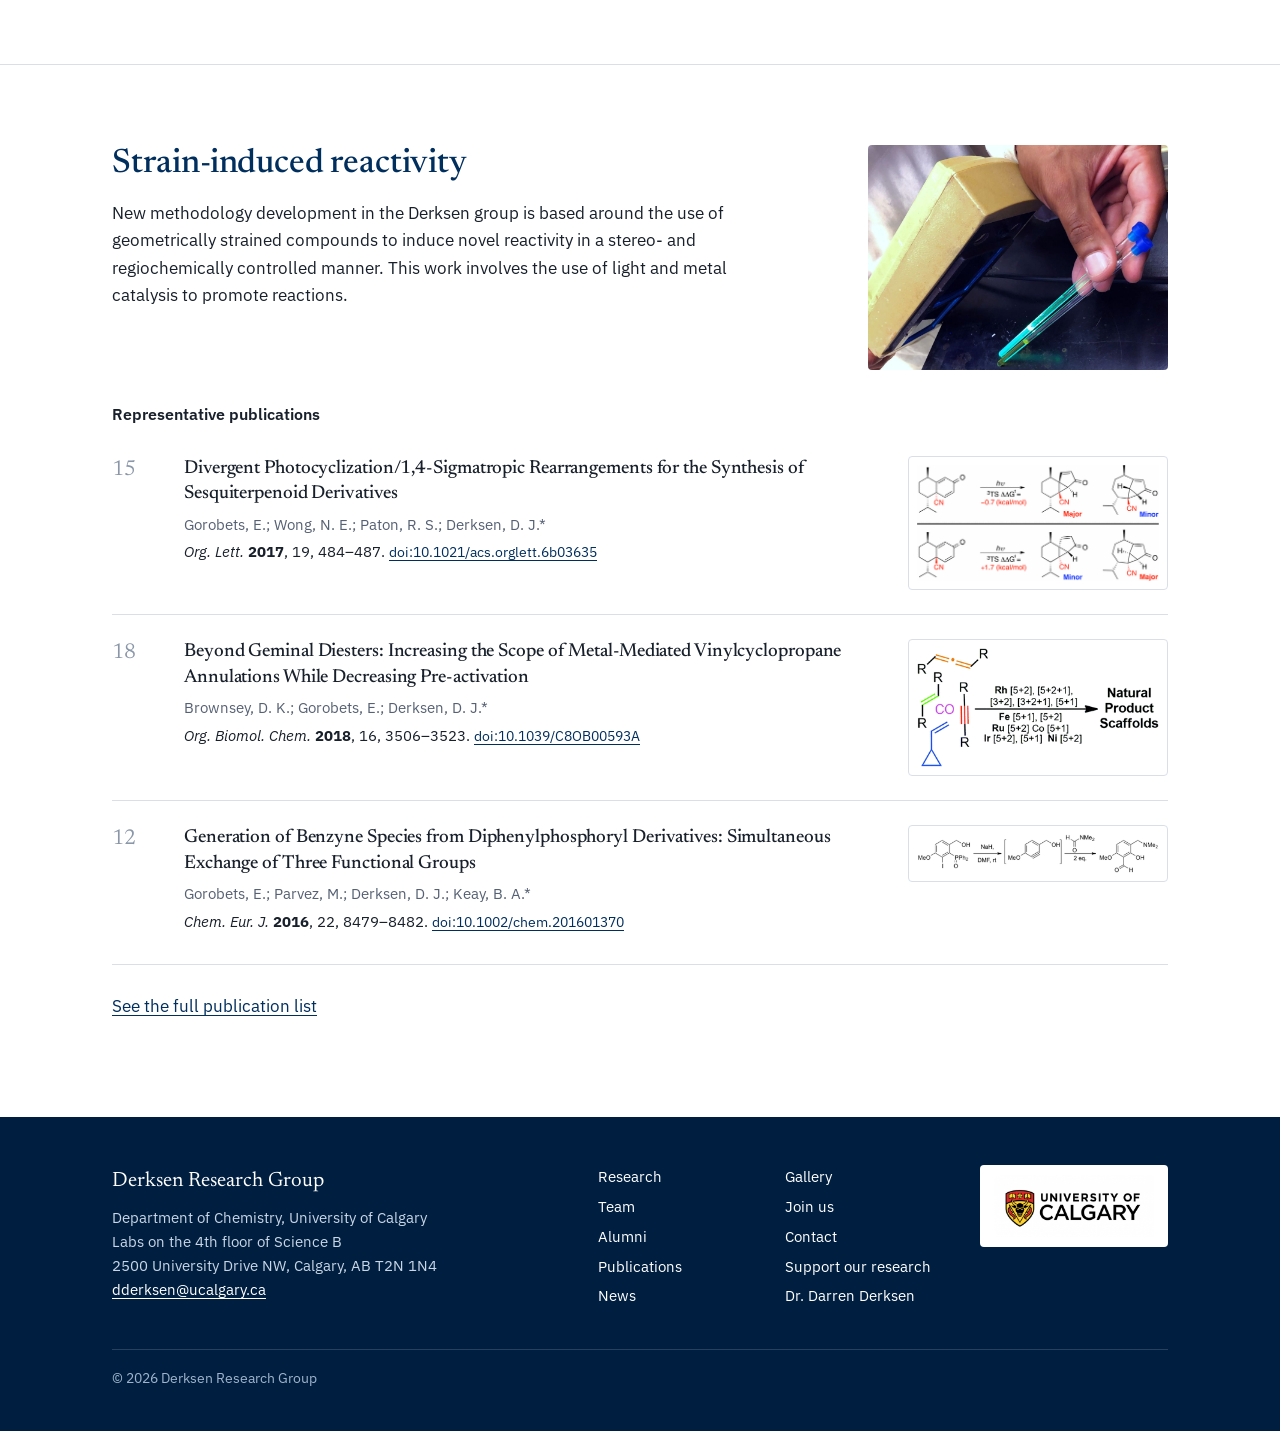
<file: research.html>
<!doctype html>
<html lang="en">
<head>
<meta charset="utf-8">
<meta name="viewport" content="width=device-width, initial-scale=1">
<title>Research | Derksen Research Group</title>
<meta name="description" content="Research in the Derksen group: protein degraders, inhibitors and modulators, and strain-induced reactivity.">
<meta property="og:title" content="Research | Derksen Research Group">
<meta property="og:description" content="Research in the Derksen group: protein degraders, inhibitors and modulators, and strain-induced reactivity.">
<meta property="og:image" content="img/group-hero.jpg">
<link rel="icon" href="favicon.svg" type="image/svg+xml">
<link rel="preconnect" href="https://fonts.googleapis.com">
<link rel="preconnect" href="https://fonts.gstatic.com" crossorigin>
<link href="https://fonts.googleapis.com/css2?family=IBM+Plex+Sans:wght@400;500;600&family=Newsreader:opsz,wght@6..72,400;6..72,500;6..72,600&display=swap" rel="stylesheet">
<link rel="stylesheet" href="css/style.css">
</head>
<body>
<a class="skip-link" href="#main">Skip to content</a>
<header class="site-header">
  <div class="wrap">
    <a class="wordmark" href="index.html">
      <span class="wordmark-name">Derksen Research Group</span>
      <span class="wordmark-sub">Department of Chemistry, University of Calgary</span>
    </a>
    <button class="nav-toggle" aria-expanded="false" aria-controls="site-nav">Menu</button>
    <nav class="site-nav" id="site-nav" aria-label="Main">
      <ul>
        <li><a href="research.html" aria-current="page">Research</a></li>
        <li><a href="our-team.html">Team</a></li>
        <li><a href="alumni.html">Alumni</a></li>
        <li><a href="publications.html">Publications</a></li>
        <li><a href="news.html">News</a></li>
        <li><a href="group-photos.html">Gallery</a></li>
        <li><a href="positions.html">Join us</a></li>
        <li><a href="contact-us.html">Contact</a></li>
      </ul>
    </nav>
  </div>
</header>
<main id="main">
<section class="page-head">
  <div class="wrap">
    <h1>Research</h1>
    <p>We aim to make biologically useful molecules using modern synthetic methods.</p>
  </div>
</section>
<section class="section">
  <div class="wrap">
    <div class="theme">
      <div class="measure">
        <h2>Protein degraders, inhibitors and modulators</h2>
        <p>In the Derksen lab, we aim to make biologically useful molecules using modern synthetic methods. We have a particular focus on targeting proteins involved in cancer and pain.</p>
      </div>
      <figure><img class="fig-line" src="img/research/mcl1.png" alt="Ribbon structure of the MCL1 protein"></figure>
    </div>
    <p class="rep-head">Representative publications</p>
    <ol class="pubs">
  <li class="pub">
    <span class="num">19</span>
    <div>
      <h3>From Inhibition to Degradation: Targeting the Anti-Apoptotic Protein Myeloid Cell Leukemia 1 (MCL1)</h3>
      <p class="authors">Papatzimas, J. W.; Gorobets, E.; Maity, R.; Muniyat, M. I.; MacCallum, J. L.; Neri, P.; Bahlis, N. J.*; Derksen, D. J.*</p>
      <p class="cite"><i>J. Med. Chem.</i> <b>2019</b>, 62, 5522–5540. <a class="doi" href="https://doi.org/10.1021/acs.jmedchem.9b00455">doi:10.1021/acs.jmedchem.9b00455</a></p>
      <p class="note">Highlighted in <i>Cancer Discovery</i> (News in Depth): “Targeting MCL1, Companies Aim to Unblock Apoptosis” by Elie Dolgin, PhD. <a href="https://doi.org/10.1158/2159-8290.CD-ND2019-002">doi:10.1158/2159-8290.CD-ND2019-002</a></p>
    </div>
    <figure><img src="img/pubs/pub-19.png" alt="Graphical abstract for publication 19" loading="lazy"></figure>
  </li>
  <li class="pub no-fig">
    <span class="num">16</span>
    <div>
      <h3>A General Strategy for the Preparation of Thalidomide-Conjugate Linkers</h3>
      <p class="authors">Papatzimas, J. W.; Gorobets, E.; Brownsey, D. K.; Maity, R.; Bahlis, N. J.; Derksen, D. J.*</p>
      <p class="cite"><i>Synlett</i> <b>2017</b>, 28, 2881–2885. <a class="doi" href="https://doi.org/10.1055/s-0036-1588539">doi:10.1055/s-0036-1588539</a></p>
      <p class="note">Invited manuscript for a special issue dedicated to Professor Victor Snieckus.</p>
    </div>
  </li>
  <li class="pub">
    <span class="num">13</span>
    <div>
      <h3>Natural-Product-Derived Transient Receptor Potential Melastatin 8 (TRPM8) Channel Modulators</h3>
      <p class="authors">LeGay, C. M.; Gorobets, E.; Iftinca, M.; Ramachandran, R.; Altier, C.; Derksen, D. J.*</p>
      <p class="cite"><i>Org. Lett.</i> <b>2016</b>, 18, 2746–2749. <a class="doi" href="https://doi.org/10.1021/acs.orglett.6b01222">doi:10.1021/acs.orglett.6b01222</a></p>
    </div>
    <figure><img src="img/pubs/pub-13.png" alt="Graphical abstract for publication 13" loading="lazy"></figure>
  </li>
  <li class="pub">
    <span class="num">10</span>
    <div>
      <h3>Inhibition of Serine and Proline Racemases by Substrate-Product Analogues</h3>
      <p class="authors">Harty, M.; Nagar, M.; Atkinson, L.; LeGay, C. M.; Derksen, D. J.*; Bearne, S. L.*</p>
      <p class="cite"><i>Bioorg. Med. Chem. Lett.</i> <b>2014</b>, 24, 390–393. <a class="doi" href="https://doi.org/10.1016/j.bmcl.2013.10.061">doi:10.1016/j.bmcl.2013.10.061</a></p>
    </div>
    <figure><img src="img/pubs/pub-10.png" alt="Graphical abstract for publication 10" loading="lazy"></figure>
  </li>
  <li class="pub no-fig">
    <span class="num">30</span>
    <div>
      <h3>Pannexin-1 Channel Inhibition Alleviates Opioid Withdrawal in Rodents by Modulating Locus Coeruleus to Spinal Cord Circuitry</h3>
      <p class="authors">Kwok, C. H. T.; Harding, E. K.; Burma, N. E.; Markovic, T.; Massaly, N.; Van Den Hoogen, N. J.; Stokes-Heck, S.; Gambeta, E.; Komarek, K.; Yoon, H. J.; Navis, K. E.; McAllister, B. B.; Canet-Pons, J.; Fan, C.; Dalgarno, R.; Gorobets, E.; Papatzimas, J. W.; Zhang, Z.; Kohro, Y.; Anderson, C. L.; Thompson, R. J.; Derksen, D. J.; Morón, J. A.; Zamponi, G. W.; Trang, T.</p>
      <p class="cite"><i>Nat. Commun.</i> <b>2024</b>, 15, 6264. <a class="doi" href="https://doi.org/10.1038/s41467-024-50657-7">doi:10.1038/s41467-024-50657-7</a></p>
    </div>
  </li>
</ol>
  </div>
</section>
<section class="section">
  <div class="wrap">
    <div class="theme">
      <div class="measure">
        <h2>Strain-induced reactivity</h2>
        <p>New methodology development in the Derksen group is based around the use of geometrically strained compounds to induce novel reactivity in a stereo- and regiochemically controlled manner. This work involves the use of light and metal catalysis to promote reactions.</p>
      </div>
      <figure><img src="img/research/uv-reactor.jpg" alt="A reaction tube glowing under UV light in the lab"></figure>
    </div>
    <p class="rep-head">Representative publications</p>
    <ol class="pubs">
  <li class="pub">
    <span class="num">15</span>
    <div>
      <h3>Divergent Photocyclization/1,4-Sigmatropic Rearrangements for the Synthesis of Sesquiterpenoid Derivatives</h3>
      <p class="authors">Gorobets, E.; Wong, N. E.; Paton, R. S.; Derksen, D. J.*</p>
      <p class="cite"><i>Org. Lett.</i> <b>2017</b>, 19, 484–487. <a class="doi" href="https://doi.org/10.1021/acs.orglett.6b03635">doi:10.1021/acs.orglett.6b03635</a></p>
    </div>
    <figure><img src="img/pubs/pub-15.png" alt="Graphical abstract for publication 15" loading="lazy"></figure>
  </li>
  <li class="pub">
    <span class="num">18</span>
    <div>
      <h3>Beyond Geminal Diesters: Increasing the Scope of Metal-Mediated Vinylcyclopropane Annulations While Decreasing Pre-activation</h3>
      <p class="authors">Brownsey, D. K.; Gorobets, E.; Derksen, D. J.*</p>
      <p class="cite"><i>Org. Biomol. Chem.</i> <b>2018</b>, 16, 3506–3523. <a class="doi" href="https://doi.org/10.1039/C8OB00593A">doi:10.1039/C8OB00593A</a></p>
    </div>
    <figure><img src="img/pubs/pub-18.png" alt="Graphical abstract for publication 18" loading="lazy"></figure>
  </li>
  <li class="pub">
    <span class="num">12</span>
    <div>
      <h3>Generation of Benzyne Species from Diphenylphosphoryl Derivatives: Simultaneous Exchange of Three Functional Groups</h3>
      <p class="authors">Gorobets, E.; Parvez, M.; Derksen, D. J.; Keay, B. A.*</p>
      <p class="cite"><i>Chem. Eur. J.</i> <b>2016</b>, 22, 8479–8482. <a class="doi" href="https://doi.org/10.1002/chem.201601370">doi:10.1002/chem.201601370</a></p>
    </div>
    <figure><img src="img/pubs/pub-12.png" alt="Graphical abstract for publication 12" loading="lazy"></figure>
  </li>
</ol>
    <p style="margin-top:28px"><a href="publications.html">See the full publication list</a></p>
  </div>
</section>
</main>
<footer class="site-footer">
  <div class="wrap">
    <div class="footer-grid">
      <div>
        <p class="footer-name">Derksen Research Group</p>
        <p>Department of Chemistry, University of Calgary<br>
        Labs on the 4th floor of Science B<br>
        2500 University Drive NW, Calgary, AB T2N 1N4<br>
        <a href="mailto:dderksen@ucalgary.ca">dderksen@ucalgary.ca</a></p>
      </div>
      <nav aria-label="Footer">
        <ul class="footer-links">
          <li><a href="research.html">Research</a></li>
          <li><a href="our-team.html">Team</a></li>
          <li><a href="alumni.html">Alumni</a></li>
          <li><a href="publications.html">Publications</a></li>
          <li><a href="news.html">News</a></li>
          <li><a href="group-photos.html">Gallery</a></li>
          <li><a href="positions.html">Join us</a></li>
          <li><a href="contact-us.html">Contact</a></li>
          <li><a href="support.html">Support our research</a></li>
          <li><a href="darren-derksen.html">Dr. Darren Derksen</a></li>
        </ul>
      </nav>
      <a class="uc-logo" href="https://www.ucalgary.ca/"><img src="img/ucalgary-logo.png" alt="University of Calgary" width="160" height="62"></a>
    </div>
    <p class="footer-base">&copy; 2026 Derksen Research Group</p>
  </div>
</footer>
<script src="js/main.js"></script>
</body>
</html>
</file>
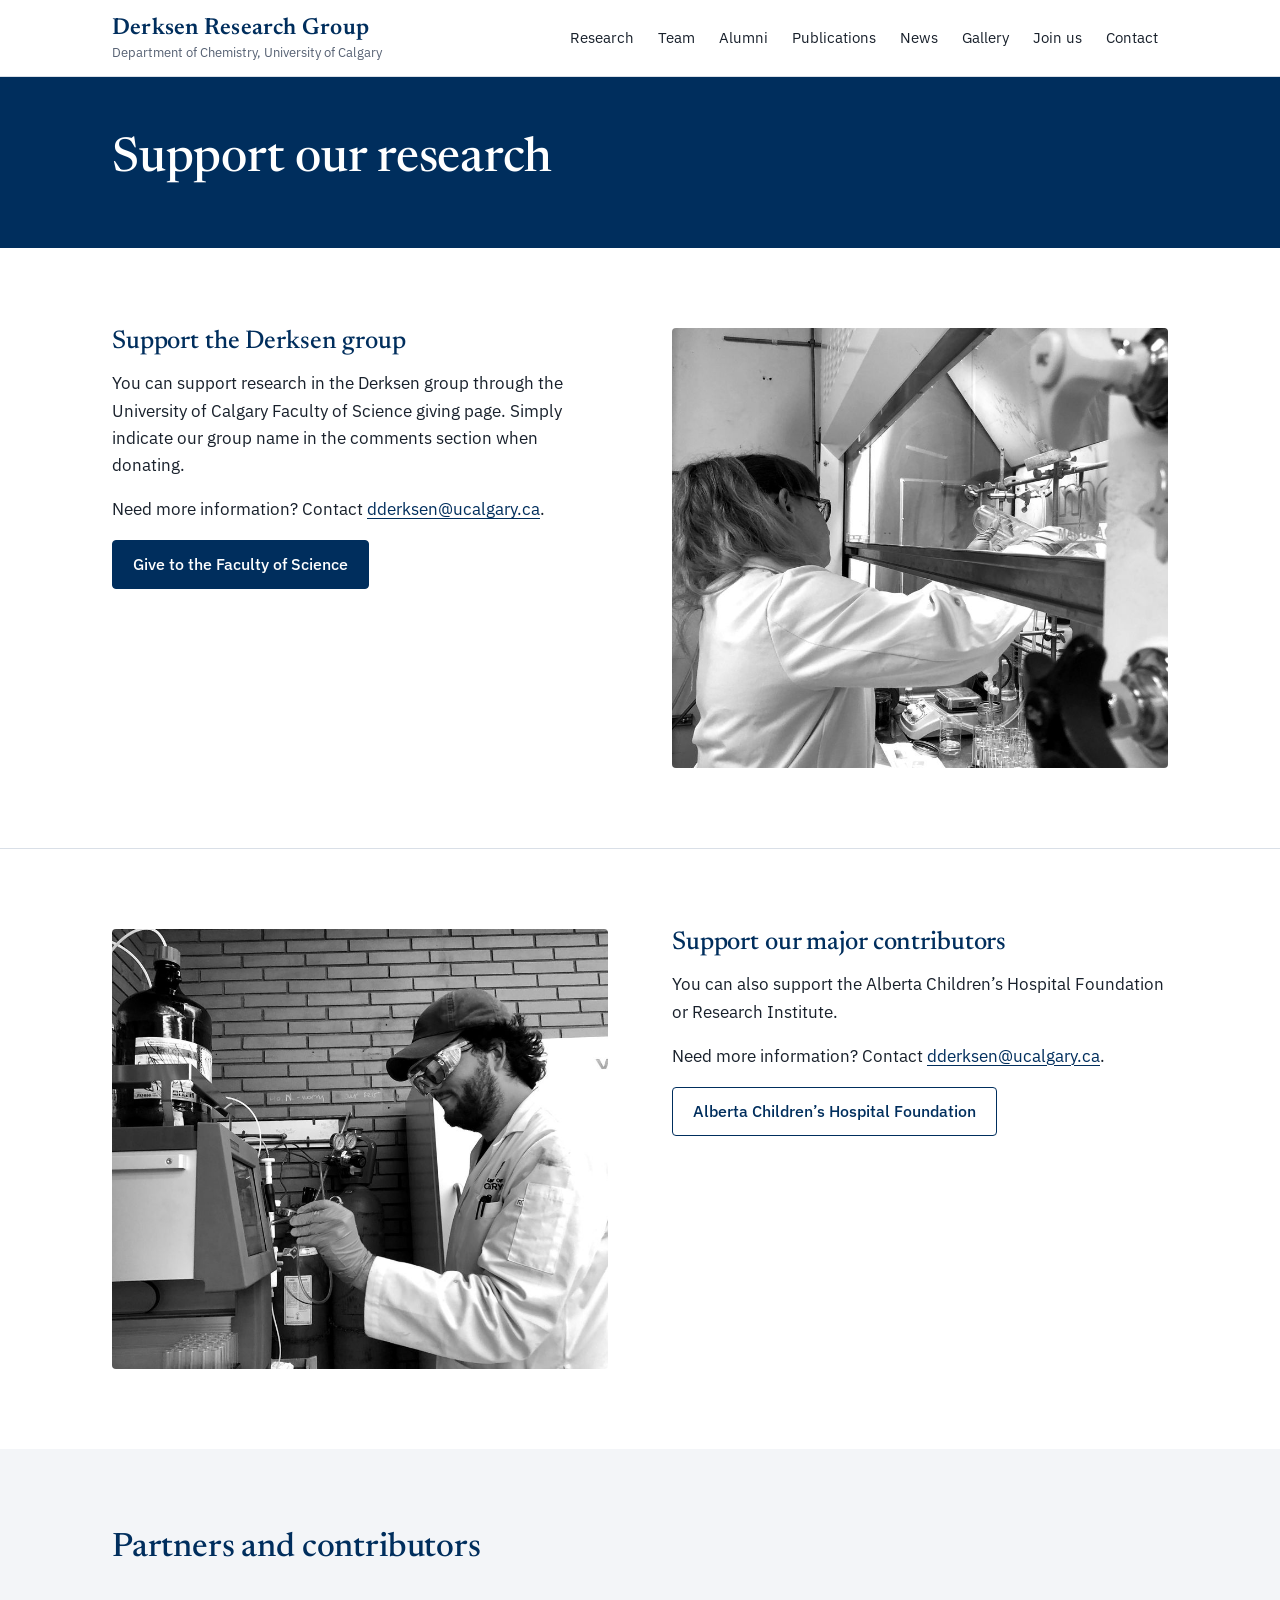
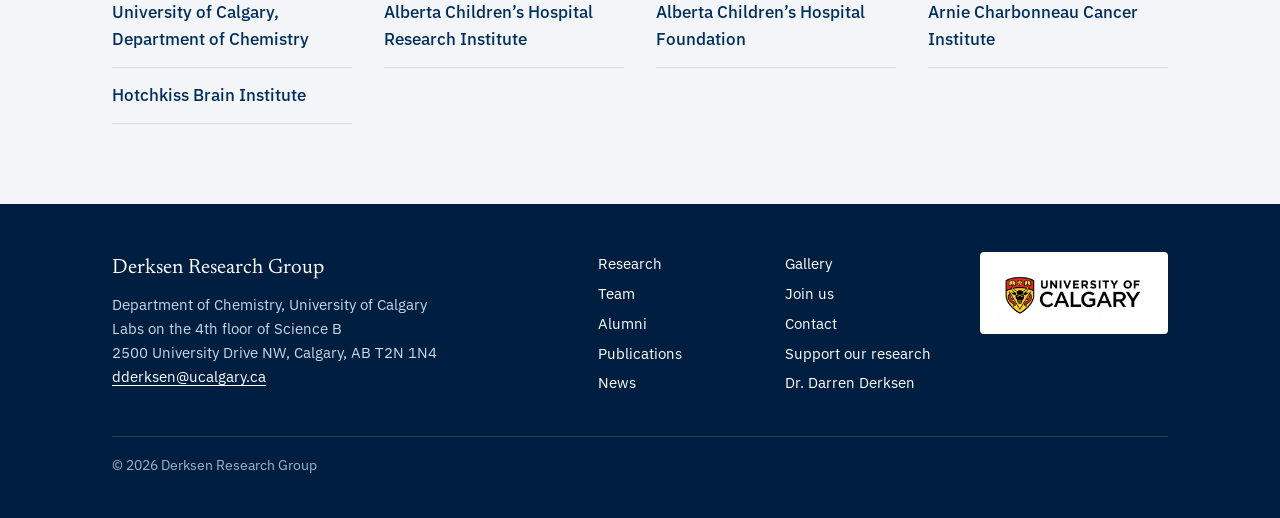
<file: support.html>
<!doctype html>
<html lang="en">
<head>
<meta charset="utf-8">
<meta name="viewport" content="width=device-width, initial-scale=1">
<title>Support our research | Derksen Research Group</title>
<meta name="description" content="Ways to support research in the Derksen group.">
<meta property="og:title" content="Support our research | Derksen Research Group">
<meta property="og:description" content="Ways to support research in the Derksen group.">
<meta property="og:image" content="img/group-hero.jpg">
<link rel="icon" href="favicon.svg" type="image/svg+xml">
<link rel="preconnect" href="https://fonts.googleapis.com">
<link rel="preconnect" href="https://fonts.gstatic.com" crossorigin>
<link href="https://fonts.googleapis.com/css2?family=IBM+Plex+Sans:wght@400;500;600&family=Newsreader:opsz,wght@6..72,400;6..72,500;6..72,600&display=swap" rel="stylesheet">
<link rel="stylesheet" href="css/style.css">
</head>
<body>
<a class="skip-link" href="#main">Skip to content</a>
<header class="site-header">
  <div class="wrap">
    <a class="wordmark" href="index.html">
      <span class="wordmark-name">Derksen Research Group</span>
      <span class="wordmark-sub">Department of Chemistry, University of Calgary</span>
    </a>
    <button class="nav-toggle" aria-expanded="false" aria-controls="site-nav">Menu</button>
    <nav class="site-nav" id="site-nav" aria-label="Main">
      <ul>
        <li><a href="research.html">Research</a></li>
        <li><a href="our-team.html">Team</a></li>
        <li><a href="alumni.html">Alumni</a></li>
        <li><a href="publications.html">Publications</a></li>
        <li><a href="news.html">News</a></li>
        <li><a href="group-photos.html">Gallery</a></li>
        <li><a href="positions.html">Join us</a></li>
        <li><a href="contact-us.html">Contact</a></li>
      </ul>
    </nav>
  </div>
</header>
<main id="main">
<section class="page-head">
  <div class="wrap">
    <h1>Support our research</h1>
  </div>
</section>
<section class="section">
  <div class="wrap two-up">
    <div>
      <h2>Support the Derksen group</h2>
      <p>You can support research in the Derksen group through the University of Calgary Faculty of Science giving page. Simply indicate our group name in the comments section when donating.</p>
      <p>Need more information? Contact <a href="mailto:dderksen@ucalgary.ca">dderksen@ucalgary.ca</a>.</p>
      <a class="btn" href="https://science.ucalgary.ca/giving">Give to the Faculty of Science</a>
    </div>
    <figure class="photo-block" style="margin:0"><img src="img/support/lab-1.jpg" alt="A group member working in a fume hood" loading="lazy"></figure>
  </div>
</section>
<section class="section">
  <div class="wrap two-up">
    <figure class="photo-block" style="margin:0"><img src="img/support/lab-2.jpg" alt="Glassware set up in the lab" loading="lazy"></figure>
    <div>
      <h2>Support our major contributors</h2>
      <p>You can also support the Alberta Children’s Hospital Foundation or Research Institute.</p>
      <p>Need more information? Contact <a href="mailto:dderksen@ucalgary.ca">dderksen@ucalgary.ca</a>.</p>
      <a class="btn btn-ghost" href="https://www.childrenshospital.ab.ca/">Alberta Children’s Hospital Foundation</a>
    </div>
  </div>
</section>
<section class="section alt">
  <div class="wrap">
    <h2>Partners and contributors</h2>
    <ul class="partners">
      <li><a href="https://science.ucalgary.ca/chemistry">University of Calgary, Department of Chemistry</a></li>
      <li><a href="https://research4kids.ucalgary.ca/">Alberta Children’s Hospital Research Institute</a></li>
      <li><a href="https://www.childrenshospital.ab.ca/">Alberta Children’s Hospital Foundation</a></li>
      <li><a href="https://charbonneau.ucalgary.ca/">Arnie Charbonneau Cancer Institute</a></li>
      <li><a href="https://hbi.ucalgary.ca/">Hotchkiss Brain Institute</a></li>
    </ul>
  </div>
</section>
</main>
<footer class="site-footer">
  <div class="wrap">
    <div class="footer-grid">
      <div>
        <p class="footer-name">Derksen Research Group</p>
        <p>Department of Chemistry, University of Calgary<br>
        Labs on the 4th floor of Science B<br>
        2500 University Drive NW, Calgary, AB T2N 1N4<br>
        <a href="mailto:dderksen@ucalgary.ca">dderksen@ucalgary.ca</a></p>
      </div>
      <nav aria-label="Footer">
        <ul class="footer-links">
          <li><a href="research.html">Research</a></li>
          <li><a href="our-team.html">Team</a></li>
          <li><a href="alumni.html">Alumni</a></li>
          <li><a href="publications.html">Publications</a></li>
          <li><a href="news.html">News</a></li>
          <li><a href="group-photos.html">Gallery</a></li>
          <li><a href="positions.html">Join us</a></li>
          <li><a href="contact-us.html">Contact</a></li>
          <li><a href="support.html">Support our research</a></li>
          <li><a href="darren-derksen.html">Dr. Darren Derksen</a></li>
        </ul>
      </nav>
      <a class="uc-logo" href="https://www.ucalgary.ca/"><img src="img/ucalgary-logo.png" alt="University of Calgary" width="160" height="62"></a>
    </div>
    <p class="footer-base">&copy; 2026 Derksen Research Group</p>
  </div>
</footer>
<script src="js/main.js"></script>
</body>
</html>
</file>
<file: css/style.css>
/* Derksen Research Group site styles
   Colours carry over the old site's navy (#002E5D); everything else is kept quiet around it. */

:root {
  --navy: #002e5d;        /* brand colour from the old site */
  --navy-dark: #001f40;   /* footer */
  --navy-hover: #0b4a8a;
  --ink: #18202b;         /* body text */
  --muted: #566173;       /* secondary text */
  --line: #d9dfe7;        /* hairlines */
  --mist: #f3f5f8;        /* alternate section background */
  --tint: #c9d6e6;        /* light text on navy */
  --white: #ffffff;

  --serif: "Newsreader", Georgia, "Times New Roman", serif;
  --sans: "IBM Plex Sans", system-ui, -apple-system, "Segoe UI", sans-serif;

  --max: 1120px;
  --gutter: clamp(16px, 4vw, 32px);
  --radius: 4px;
}

*, *::before, *::after { box-sizing: border-box; }

html { -webkit-text-size-adjust: 100%; }

body {
  margin: 0;
  background: var(--white);
  color: var(--ink);
  font-family: var(--sans);
  font-size: 1.0625rem;   /* 17px */
  line-height: 1.6;
}

img { max-width: 100%; height: auto; display: block; }

a { color: var(--navy); text-decoration-thickness: 1px; text-underline-offset: 3px; }
a:hover { color: var(--navy-hover); }

:focus-visible { outline: 3px solid #4d8fd6; outline-offset: 2px; border-radius: 2px; }

h1, h2, h3, h4 {
  font-family: var(--serif);
  font-weight: 500;
  line-height: 1.15;
  color: var(--navy);
  margin: 0 0 0.5em;
  letter-spacing: -0.005em;
}
h1 { font-size: clamp(2.2rem, 4.5vw, 3rem); }
h2 { font-size: clamp(1.7rem, 3vw, 2.1rem); }
h3 { font-size: 1.3rem; }
p { margin: 0 0 1em; }

.wrap { max-width: var(--max); margin: 0 auto; padding: 0 var(--gutter); }
.measure { max-width: 68ch; }
.muted { color: var(--muted); }

.skip-link {
  position: absolute; left: -9999px; top: 0;
  background: var(--navy); color: var(--white); padding: 8px 14px; z-index: 100;
}
.skip-link:focus { left: 8px; top: 8px; color: var(--white); }

/* ---------- Header ---------- */
.site-header { border-bottom: 1px solid var(--line); background: var(--white); }
.site-header .wrap {
  display: flex; align-items: center; justify-content: space-between;
  gap: 24px; min-height: 76px;
}
.wordmark { text-decoration: none; color: var(--navy); display: block; line-height: 1.2; }
.wordmark:hover { color: var(--navy); }
.wordmark-name { font-family: var(--serif); font-size: 1.45rem; font-weight: 600; letter-spacing: 0.01em; display: block; }
.wordmark-sub { font-size: 0.8rem; color: var(--muted); display: block; margin-top: 2px; }

.site-nav ul { list-style: none; margin: 0; padding: 0; display: flex; gap: 4px; flex-wrap: wrap; }
.site-nav a {
  display: block; padding: 8px 10px; text-decoration: none;
  color: var(--ink); font-size: 0.95rem; border-bottom: 2px solid transparent;
}
.site-nav a:hover { color: var(--navy); border-bottom-color: var(--line); }
.site-nav a[aria-current="page"] { color: var(--navy); font-weight: 500; border-bottom-color: var(--navy); }

.nav-toggle {
  display: none; background: none; border: 1px solid var(--line); border-radius: var(--radius);
  padding: 8px 12px; font: inherit; font-size: 0.95rem; color: var(--navy); cursor: pointer;
}

@media (max-width: 980px) {
  .nav-toggle { display: block; }
  .site-header .wrap { flex-wrap: wrap; }
  .site-nav { display: none; width: 100%; padding-bottom: 12px; }
  .site-nav.open { display: block; }
  .site-nav ul { flex-direction: column; gap: 0; }
  .site-nav a { padding: 10px 2px; border-bottom: 1px solid var(--line); }
  .site-nav a[aria-current="page"] { border-bottom-color: var(--line); border-left: 3px solid var(--navy); padding-left: 10px; }
}

/* ---------- Buttons ---------- */
.btn {
  display: inline-block; padding: 11px 20px; border-radius: var(--radius);
  font-weight: 500; font-size: 0.97rem; text-decoration: none;
  background: var(--navy); color: var(--white); border: 1px solid var(--navy);
}
.btn:hover { background: var(--navy-hover); border-color: var(--navy-hover); color: var(--white); }
.btn-ghost { background: transparent; color: var(--navy); }
.btn-ghost:hover { background: var(--mist); color: var(--navy); border-color: var(--navy); }
.btn-row { display: flex; flex-wrap: wrap; gap: 12px; margin-top: 8px; }

/* ---------- Home hero: the one bold element ---------- */
.hero {
  position: relative; overflow: hidden;
  background: var(--navy); color: var(--tint);
  padding: clamp(48px, 7vw, 88px) 0;
}
/* faint hexagon lattice, fading out toward the photo */
.hero::before {
  content: ""; position: absolute; inset: 0;
  background-image: url("data:image/svg+xml,%3Csvg xmlns='http://www.w3.org/2000/svg' width='38.105' height='66' viewBox='0 0 38.105 66'%3E%3Cpath d='M19.05 0 L38.105 11 L38.105 33 L19.05 44 L0 33 L0 11 Z M19.05 44 L19.05 66' fill='none' stroke='%23ffffff' stroke-opacity='0.09' stroke-width='1'/%3E%3C/svg%3E");
  background-size: 38.105px 66px;
  -webkit-mask-image: linear-gradient(100deg, #000 0%, #000 30%, transparent 70%);
          mask-image: linear-gradient(100deg, #000 0%, #000 30%, transparent 70%);
  pointer-events: none;
}
.hero .wrap {
  position: relative;
  display: grid; grid-template-columns: minmax(0, 5fr) minmax(0, 7fr);
  gap: clamp(28px, 5vw, 64px); align-items: center;
}
.hero h1 { color: var(--white); font-size: clamp(2.5rem, 5.4vw, 3.9rem); line-height: 1.04; margin-bottom: 0.4em; }
.hero .lead { font-size: 1.15rem; line-height: 1.6; max-width: 34em; }
.hero .place { font-size: 0.92rem; color: #9fb4cc; margin-bottom: 1.6em; }
.hero .btn { background: var(--white); color: var(--navy); border-color: var(--white); }
.hero .btn:hover { background: var(--tint); border-color: var(--tint); color: var(--navy); }
.hero .btn-ghost { background: transparent; color: var(--white); border-color: rgba(255,255,255,0.55); }
.hero .btn-ghost:hover { background: rgba(255,255,255,0.1); color: var(--white); border-color: var(--white); }
.hero-photo img { width: 100%; aspect-ratio: 5 / 4; object-fit: cover; border-radius: var(--radius); }
.hero-photo figcaption { font-size: 0.82rem; color: #9fb4cc; margin-top: 8px; }

@media (max-width: 820px) {
  .hero .wrap { grid-template-columns: 1fr; }
  .hero::before { -webkit-mask-image: linear-gradient(180deg, #000 0%, transparent 60%); mask-image: linear-gradient(180deg, #000 0%, transparent 60%); }
}

/* ---------- Interior page title band ---------- */
.page-head { background: var(--navy); color: var(--tint); padding: clamp(36px, 5vw, 56px) 0 clamp(32px, 4.5vw, 48px); }
.page-head h1 { color: var(--white); margin-bottom: 0.25em; }
.page-head p { margin: 0; max-width: 62ch; font-size: 1.08rem; }

/* ---------- Sections ---------- */
.section { padding: clamp(48px, 7vw, 80px) 0; }
.section + .section { border-top: 1px solid var(--line); }
.section.alt { background: var(--mist); border-top: 0; }
.section.alt + .section { border-top: 0; }
.section-head { display: flex; justify-content: space-between; align-items: baseline; gap: 16px; flex-wrap: wrap; margin-bottom: 28px; }
.section-head h2 { margin: 0; }
.section-intro { max-width: 68ch; margin-bottom: 32px; }

/* ---------- Home: research figures ---------- */
.areas { display: grid; grid-template-columns: repeat(3, minmax(0, 1fr)); gap: 32px; }
.area { margin: 0; }
.area a { text-decoration: none; color: inherit; display: block; }
.area .fig {
  height: 200px; display: flex; align-items: center; justify-content: center;
  border: 1px solid var(--line); border-radius: var(--radius); background: var(--white); padding: 16px;
}
.area .fig img { max-height: 100%; width: auto; }
.area figcaption { font-family: var(--serif); font-size: 1.3rem; color: var(--navy); margin-top: 12px; }
.area a:hover figcaption { text-decoration: underline; text-underline-offset: 4px; text-decoration-thickness: 1px; }
@media (max-width: 760px) { .areas { grid-template-columns: 1fr; } }

/* ---------- News list ---------- */
.news-list { list-style: none; margin: 0; padding: 0; display: grid; gap: 24px; }
.news-item a { display: grid; grid-template-columns: 180px 1fr; gap: 20px; align-items: center; text-decoration: none; color: inherit; }
.news-item img { width: 180px; aspect-ratio: 16 / 10; object-fit: cover; border-radius: var(--radius); border: 1px solid var(--line); background: var(--white); }
.news-item time { font-size: 0.88rem; color: var(--muted); display: block; }
.news-item h3 { margin: 2px 0 0; font-size: 1.25rem; }
.news-item a:hover h3 { text-decoration: underline; text-underline-offset: 4px; text-decoration-thickness: 1px; }
@media (max-width: 520px) { .news-item a { grid-template-columns: 110px 1fr; gap: 14px; } .news-item img { width: 110px; } }

/* ---------- Two-up blocks (join / support) ---------- */
.two-up { display: grid; grid-template-columns: repeat(2, minmax(0, 1fr)); gap: clamp(28px, 5vw, 64px); }
.two-up h2 { font-size: 1.6rem; }
@media (max-width: 760px) { .two-up { grid-template-columns: 1fr; } }

/* ---------- Team ---------- */
.pi { display: grid; grid-template-columns: 280px minmax(0, 1fr); gap: clamp(24px, 4vw, 48px); align-items: start; }
.pi img { width: 100%; aspect-ratio: 4 / 5; object-fit: cover; border-radius: var(--radius); }
.pi h3 { font-size: 1.9rem; margin-bottom: 0.2em; }
.pi .role { color: var(--navy); font-weight: 500; margin-bottom: 0.8em; }
.pi dl { margin: 0 0 1.2em; display: grid; grid-template-columns: max-content 1fr; gap: 4px 16px; }
.pi dt { color: var(--muted); }
.pi dd { margin: 0; }
@media (max-width: 640px) { .pi { grid-template-columns: 1fr; } .pi img { max-width: 280px; } }

.group-label { font-family: var(--serif); font-size: 1.6rem; color: var(--navy); margin: 0 0 20px; }
.people { display: grid; grid-template-columns: repeat(auto-fill, minmax(210px, 1fr)); gap: 40px 28px; margin-bottom: 8px; }
.person img { width: 100%; aspect-ratio: 4 / 5; object-fit: cover; border-radius: var(--radius); background: var(--mist); }
.person h4 { font-size: 1.3rem; margin: 14px 0 2px; }
.person .role { color: var(--navy); font-weight: 500; font-size: 0.95rem; margin: 0 0 4px; }
.person .detail { color: var(--muted); font-size: 0.9rem; margin: 0; line-height: 1.45; }
.people-block + .people-block { margin-top: 56px; }
@media (max-width: 520px) {
  .people { grid-template-columns: repeat(2, minmax(0, 1fr)); gap: 28px 14px; }
  .person h4 { font-size: 1.1rem; }
}

/* ---------- Alumni ---------- */
.alumni { list-style: none; margin: 0; padding: 0; display: grid; grid-template-columns: repeat(auto-fill, minmax(300px, 1fr)); gap: 28px 32px; }
.alum { display: grid; grid-template-columns: 88px 1fr; gap: 16px; align-items: start; }
.alum img, .alum .mono { width: 88px; height: 88px; object-fit: cover; border-radius: var(--radius); }
.alum .mono {
  display: flex; align-items: center; justify-content: center;
  background: #e4eaf2; color: var(--navy); font-family: var(--serif); font-size: 1.6rem;
}
.alum h3 { font-size: 1.15rem; margin: 2px 0 2px; }
.alum p { margin: 0; font-size: 0.92rem; line-height: 1.45; }
.alum .with-us { color: var(--muted); }
.alum .now { margin-top: 6px; }
.alum .now span { color: var(--muted); }

/* ---------- Publications ---------- */
.year-nav { display: flex; flex-wrap: wrap; gap: 6px 4px; margin: 0 0 8px; padding: 0; list-style: none; }
.year-nav a { display: block; padding: 4px 10px; border: 1px solid var(--line); border-radius: var(--radius); text-decoration: none; font-size: 0.92rem; }
.year-nav a:hover { border-color: var(--navy); }
.year { padding-top: 40px; scroll-margin-top: 16px; }
.year > h2 { font-size: 1.6rem; padding-bottom: 10px; border-bottom: 1px solid var(--line); margin-bottom: 0; }
.pubs { list-style: none; margin: 0; padding: 0; }
.pub {
  display: grid; grid-template-columns: 3rem minmax(0, 1fr) 260px; gap: 8px 24px;
  padding: 24px 0; border-bottom: 1px solid var(--line);
}
.pub.no-fig { grid-template-columns: 3rem minmax(0, 1fr); }
.pub .num { font-family: var(--serif); font-size: 1.35rem; color: #8a97a8; line-height: 1.3; }
.pub h3 { font-size: 1.18rem; line-height: 1.35; margin: 0 0 6px; color: var(--ink); font-weight: 500; }
.pub .authors { font-size: 0.93rem; color: var(--muted); margin: 0 0 4px; }
.pub .cite { font-size: 0.93rem; margin: 0 0 6px; }
.pub .cite i { font-style: italic; }
.pub .doi { font-size: 0.9rem; }
.pub .note { font-size: 0.9rem; margin: 6px 0 0; padding-left: 12px; border-left: 2px solid var(--line); }
.pub figure { margin: 0; }
.pub figure img { width: 100%; max-height: 190px; object-fit: contain; background: var(--white); border: 1px solid var(--line); border-radius: var(--radius); padding: 8px; }
@media (max-width: 820px) {
  .pub, .pub.no-fig { grid-template-columns: 2.4rem minmax(0, 1fr); }
  .pub figure { grid-column: 2; max-width: 420px; }
}

/* ---------- Research page ---------- */
.theme { display: grid; grid-template-columns: minmax(0, 1fr) 300px; gap: clamp(24px, 4vw, 56px); align-items: start; margin-bottom: 32px; }
.theme figure { margin: 0; }
.theme figure img { width: 100%; border-radius: var(--radius); }
.theme .fig-line { border: 1px solid var(--line); padding: 12px; background: var(--white); }
@media (max-width: 760px) { .theme { grid-template-columns: 1fr; } .theme figure { max-width: 360px; } }
.rep-head { font-family: var(--sans); font-size: 1rem; font-weight: 600; color: var(--ink); margin: 0 0 4px; }

/* ---------- PI profile ---------- */
.profile { display: grid; grid-template-columns: 340px minmax(0, 1fr); gap: clamp(24px, 4vw, 56px); align-items: start; }
.profile img { width: 100%; border-radius: var(--radius); }
.profile .affil { list-style: none; padding: 0; margin: 0 0 16px; }
.profile .affil li { padding: 2px 0; }
@media (max-width: 760px) { .profile { grid-template-columns: 1fr; } .profile img { max-width: 340px; } }
.cv-list { list-style: none; padding: 0; margin: 0; }
.cv-list li { padding: 12px 0; border-bottom: 1px solid var(--line); display: grid; grid-template-columns: 1fr auto; gap: 4px 16px; }
.cv-list li span { color: var(--muted); white-space: nowrap; }
@media (max-width: 520px) { .cv-list li { grid-template-columns: 1fr; } }

/* ---------- News page ---------- */
.post { max-width: 760px; }
.post + .post { margin-top: 56px; padding-top: 56px; border-top: 1px solid var(--line); }
.post time { color: var(--muted); font-size: 0.92rem; }
.post h2 { margin-top: 4px; }
.post .lead-img { border: 1px solid var(--line); border-radius: var(--radius); margin: 16px 0 20px; width: 100%; max-width: min(520px, 100%); }
.pet-grid { display: grid; grid-template-columns: repeat(4, minmax(0, 1fr)); gap: 10px; margin: 16px 0 20px; }
.pet-grid img { width: 100%; aspect-ratio: 3 / 4; object-fit: cover; border-radius: var(--radius); }
@media (max-width: 560px) { .pet-grid { grid-template-columns: repeat(2, minmax(0, 1fr)); } }

/* ---------- Gallery ---------- */
.gallery { columns: 3 280px; column-gap: 16px; }
.gallery a { display: block; margin-bottom: 16px; break-inside: avoid; }
.gallery img { width: 100%; border-radius: var(--radius); }

/* ---------- Contact / generic info lists ---------- */
.info { display: grid; grid-template-columns: max-content 1fr; gap: 12px 28px; margin: 0; }
.info dt { color: var(--muted); }
.info dd { margin: 0; }
@media (max-width: 520px) { .info { grid-template-columns: 1fr; gap: 2px; } .info dd { margin-bottom: 12px; } }

.plain-list { padding-left: 1.2em; margin: 0 0 1em; }
.plain-list li { margin-bottom: 4px; }

.partners { list-style: none; padding: 0; margin: 0; display: grid; grid-template-columns: repeat(auto-fill, minmax(240px, 1fr)); gap: 0 32px; }
.partners li { border-bottom: 1px solid var(--line); }
.partners a { display: block; padding: 14px 0; text-decoration: none; font-weight: 500; }
.partners a:hover { text-decoration: underline; }

.photo-block img { border-radius: var(--radius); }

/* ---------- Footer ---------- */
.site-footer { background: var(--navy-dark); color: var(--tint); padding: 48px 0 28px; font-size: 0.93rem; }
.site-footer a { color: var(--white); }
.footer-grid { display: grid; grid-template-columns: 1.3fr 1fr auto; gap: 32px; align-items: start; }
.footer-name { font-family: var(--serif); font-size: 1.3rem; color: var(--white); margin: 0 0 8px; }
.footer-links { list-style: none; padding: 0; margin: 0; columns: 2; column-gap: 24px; }
.footer-links li { margin-bottom: 6px; }
.footer-links a { text-decoration: none; }
.footer-links a:hover { text-decoration: underline; }
.uc-logo { background: var(--white); padding: 10px 14px; border-radius: var(--radius); display: inline-block; }
.uc-logo img { width: 160px; }
.footer-base { border-top: 1px solid rgba(255,255,255,0.15); margin-top: 32px; padding-top: 18px; color: #9fb4cc; font-size: 0.85rem; }
@media (max-width: 760px) { .footer-grid { grid-template-columns: 1fr; } }

@media (prefers-reduced-motion: reduce) { * { scroll-behavior: auto !important; } }
html { scroll-behavior: smooth; }

/* draft review tweaks */
.photo-block img { width: 100%; max-height: 440px; object-fit: cover; }
.post .lead-img { max-width: min(360px, 100%); }
</file>
